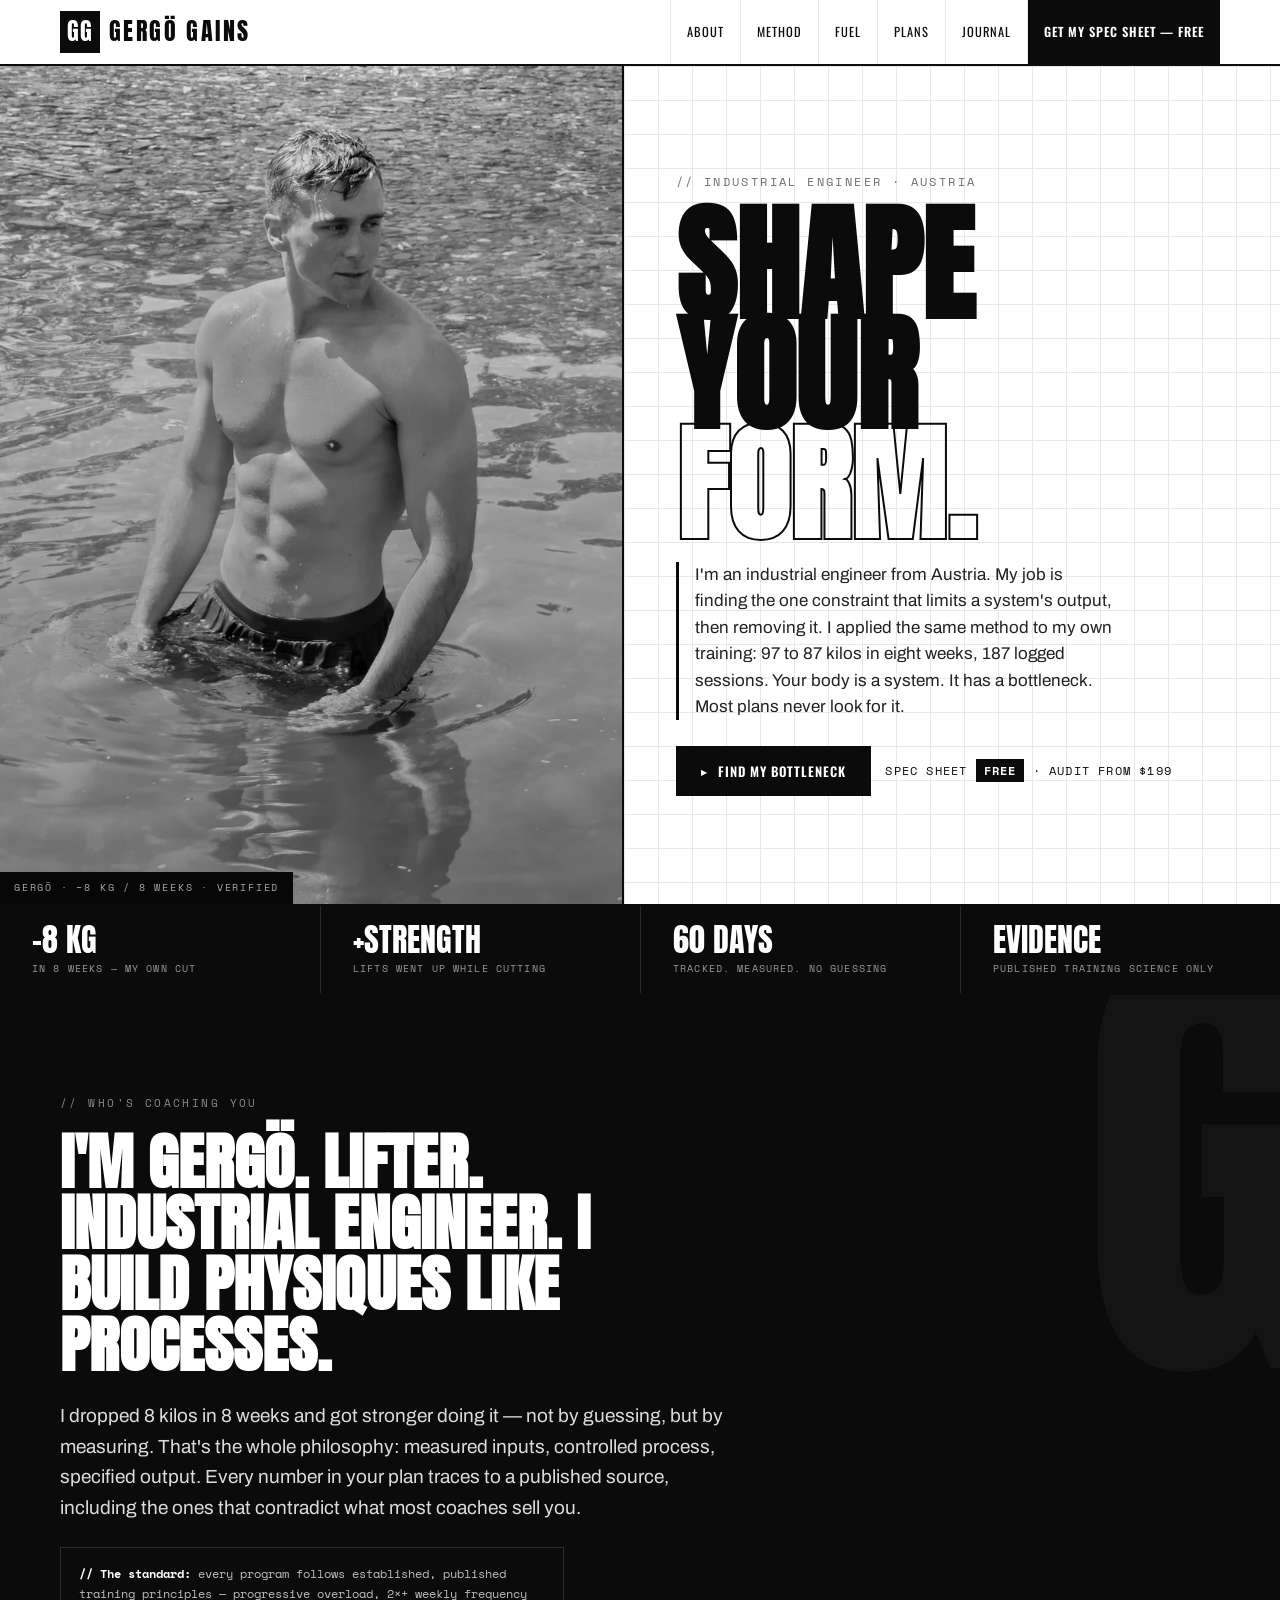
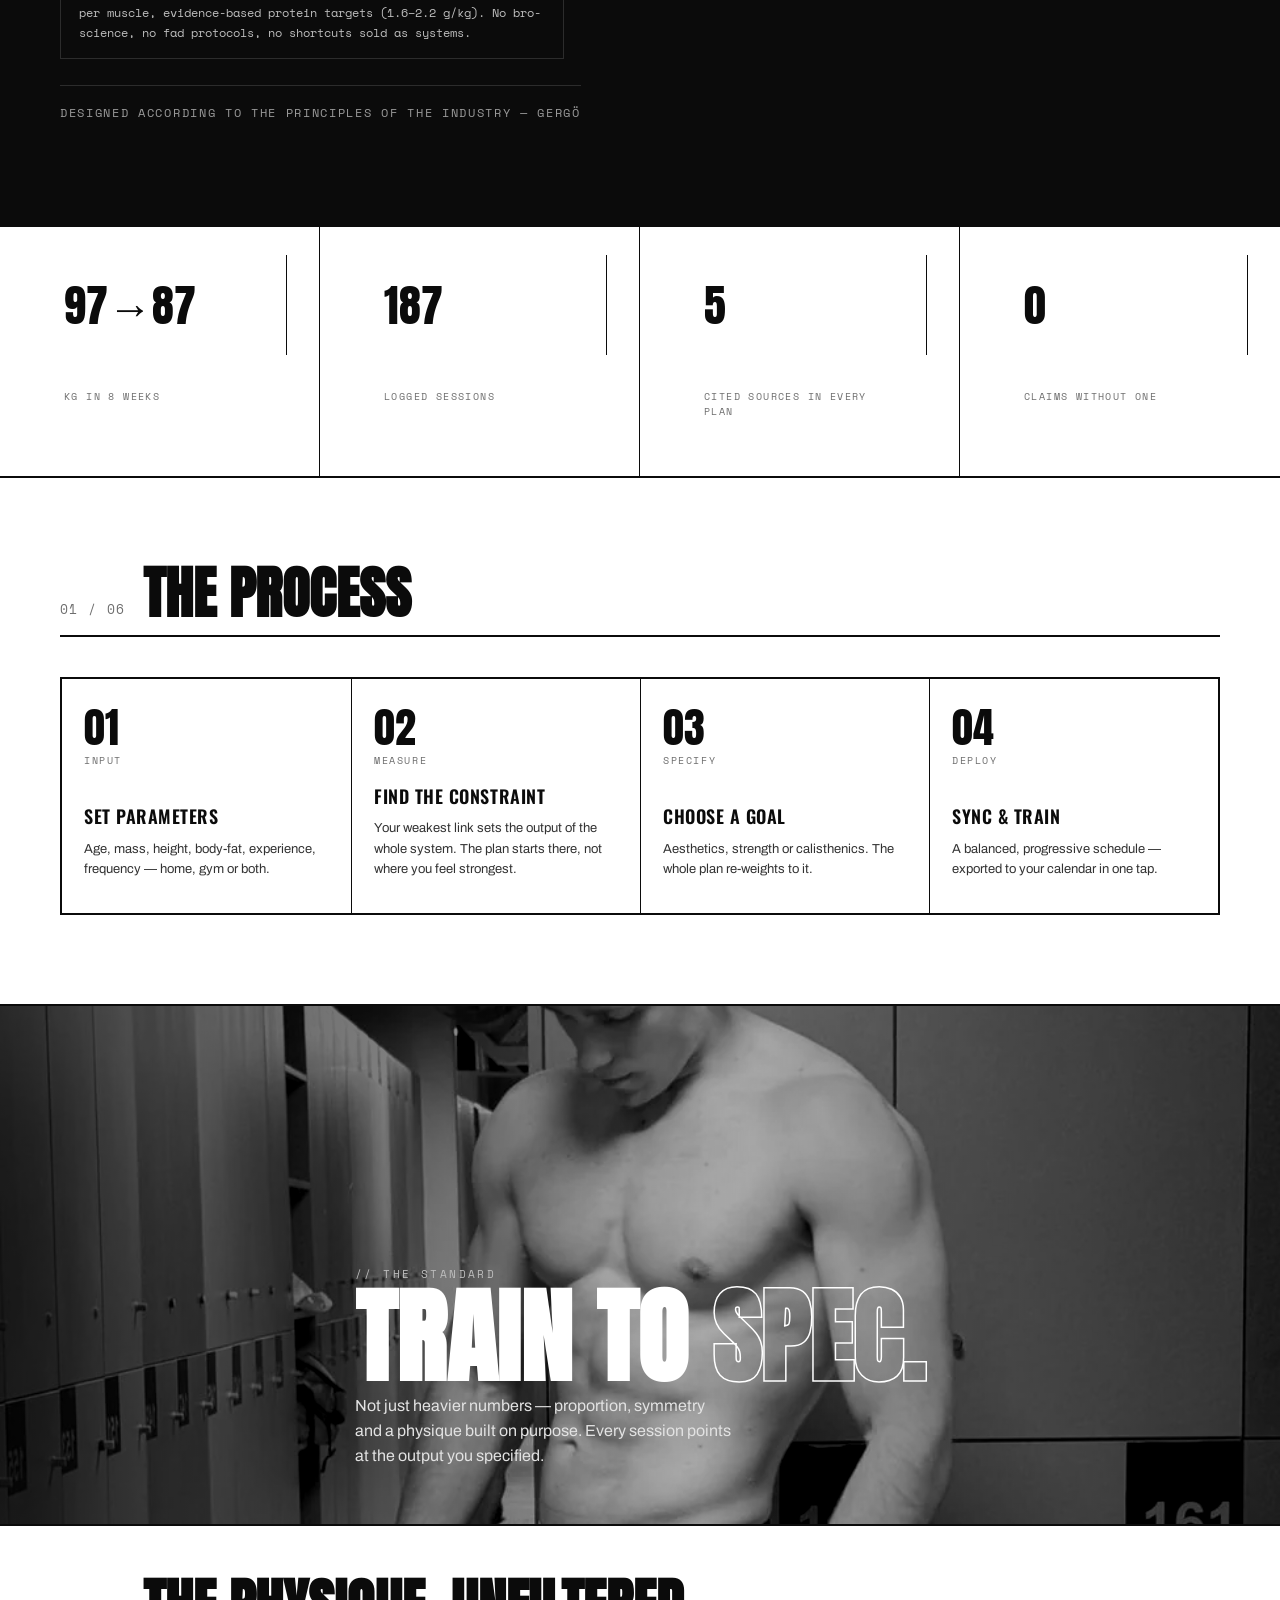
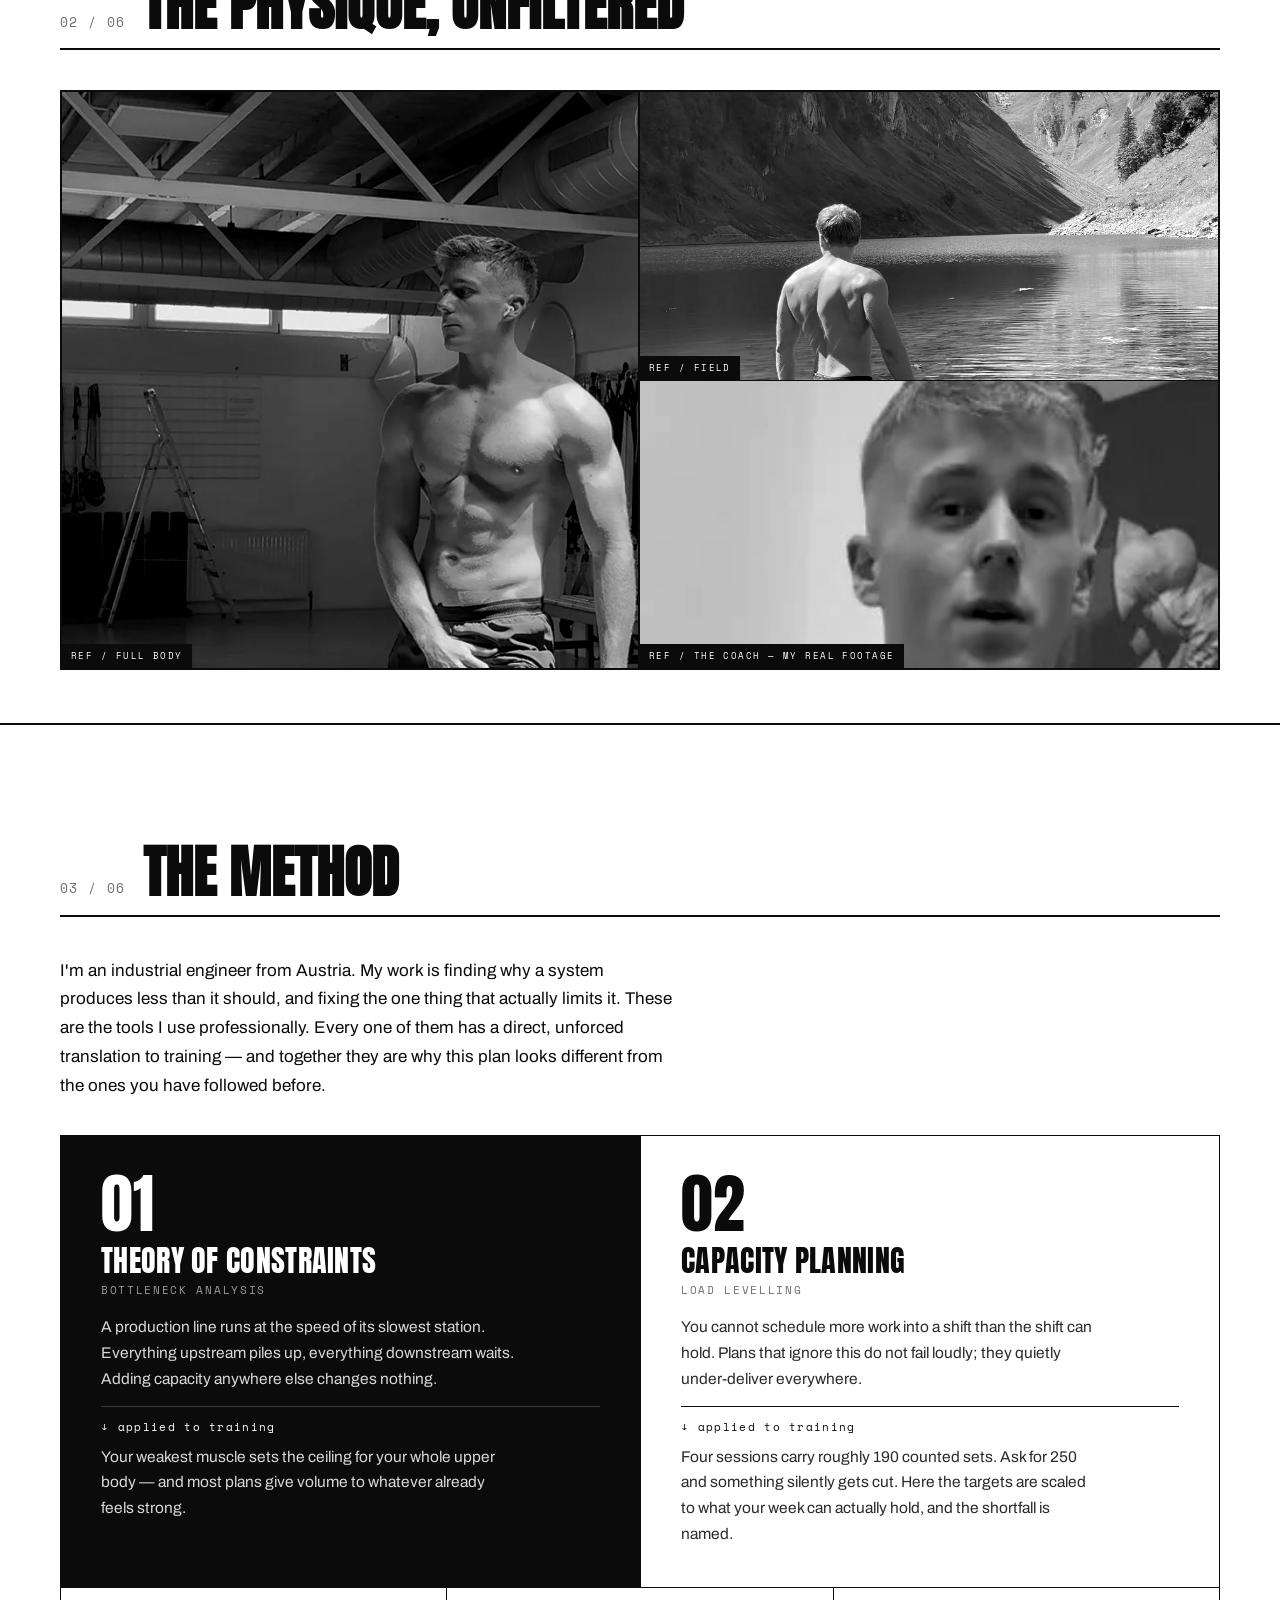
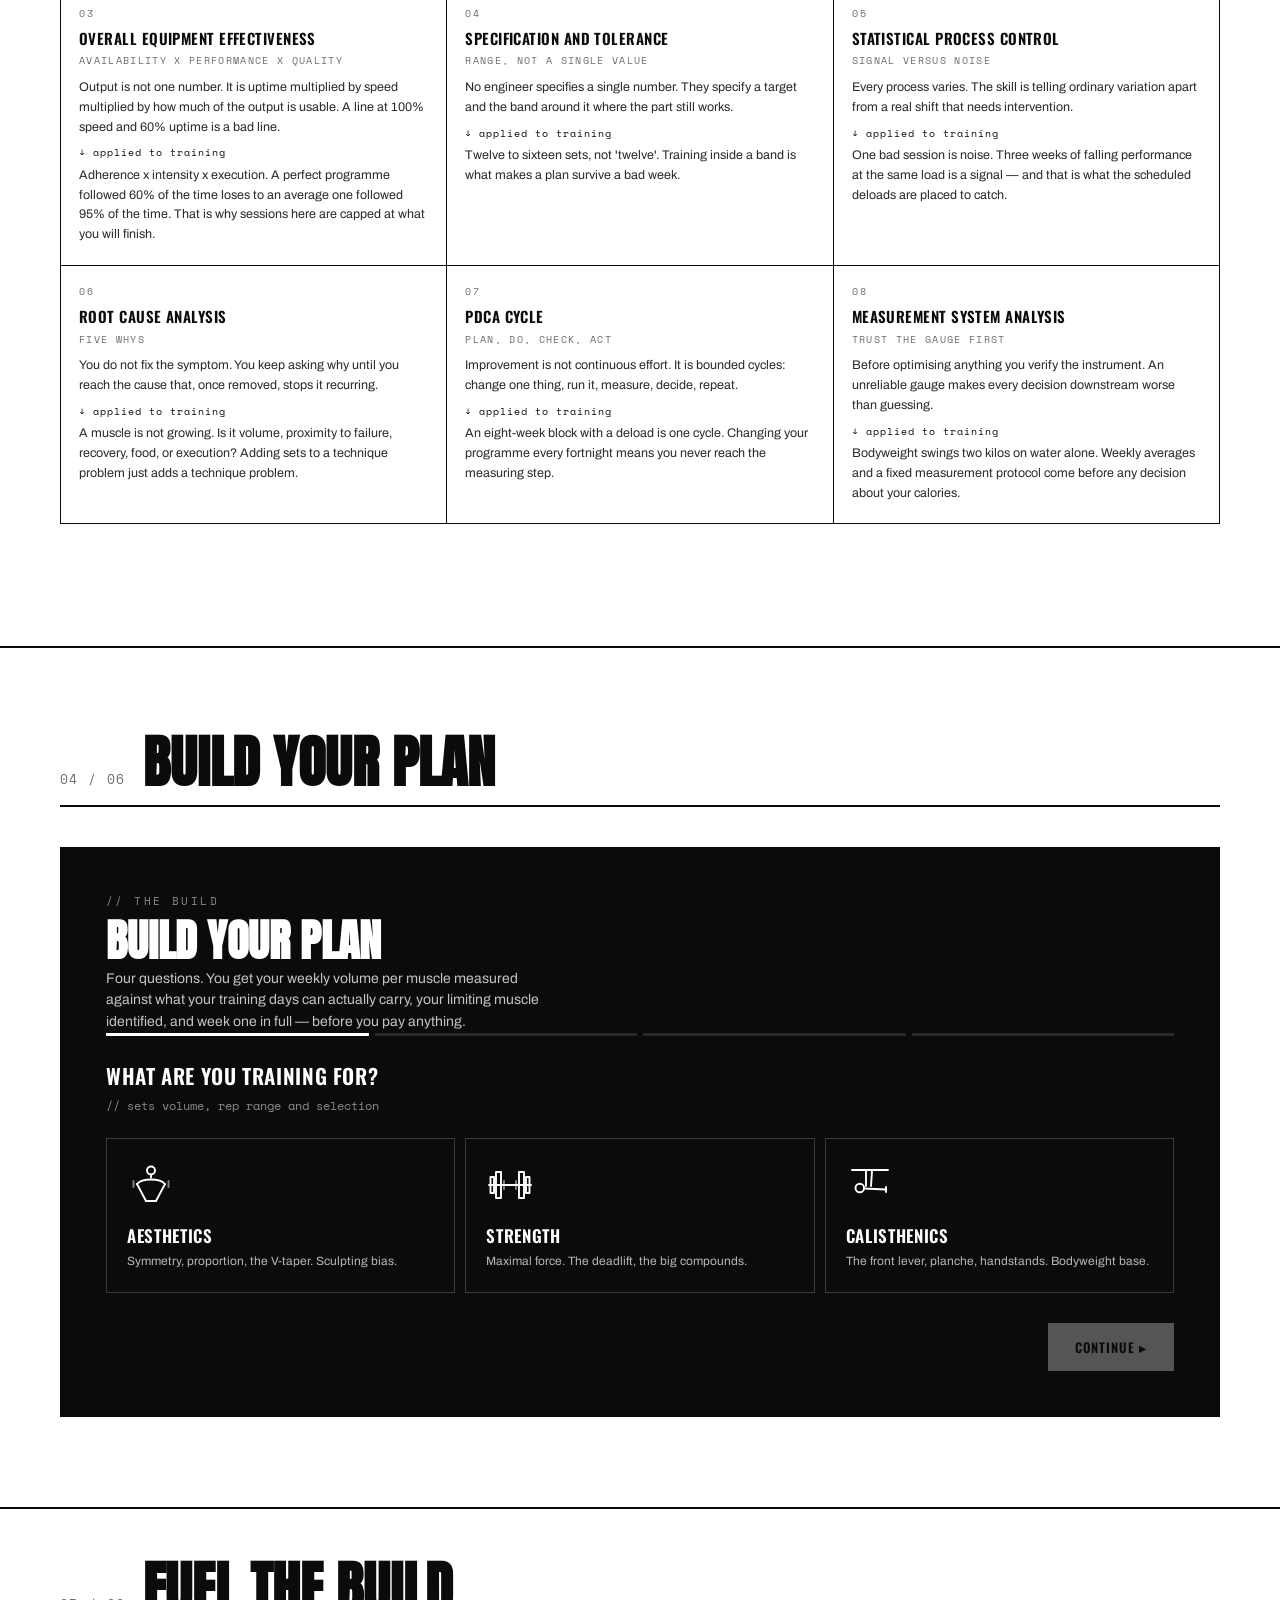
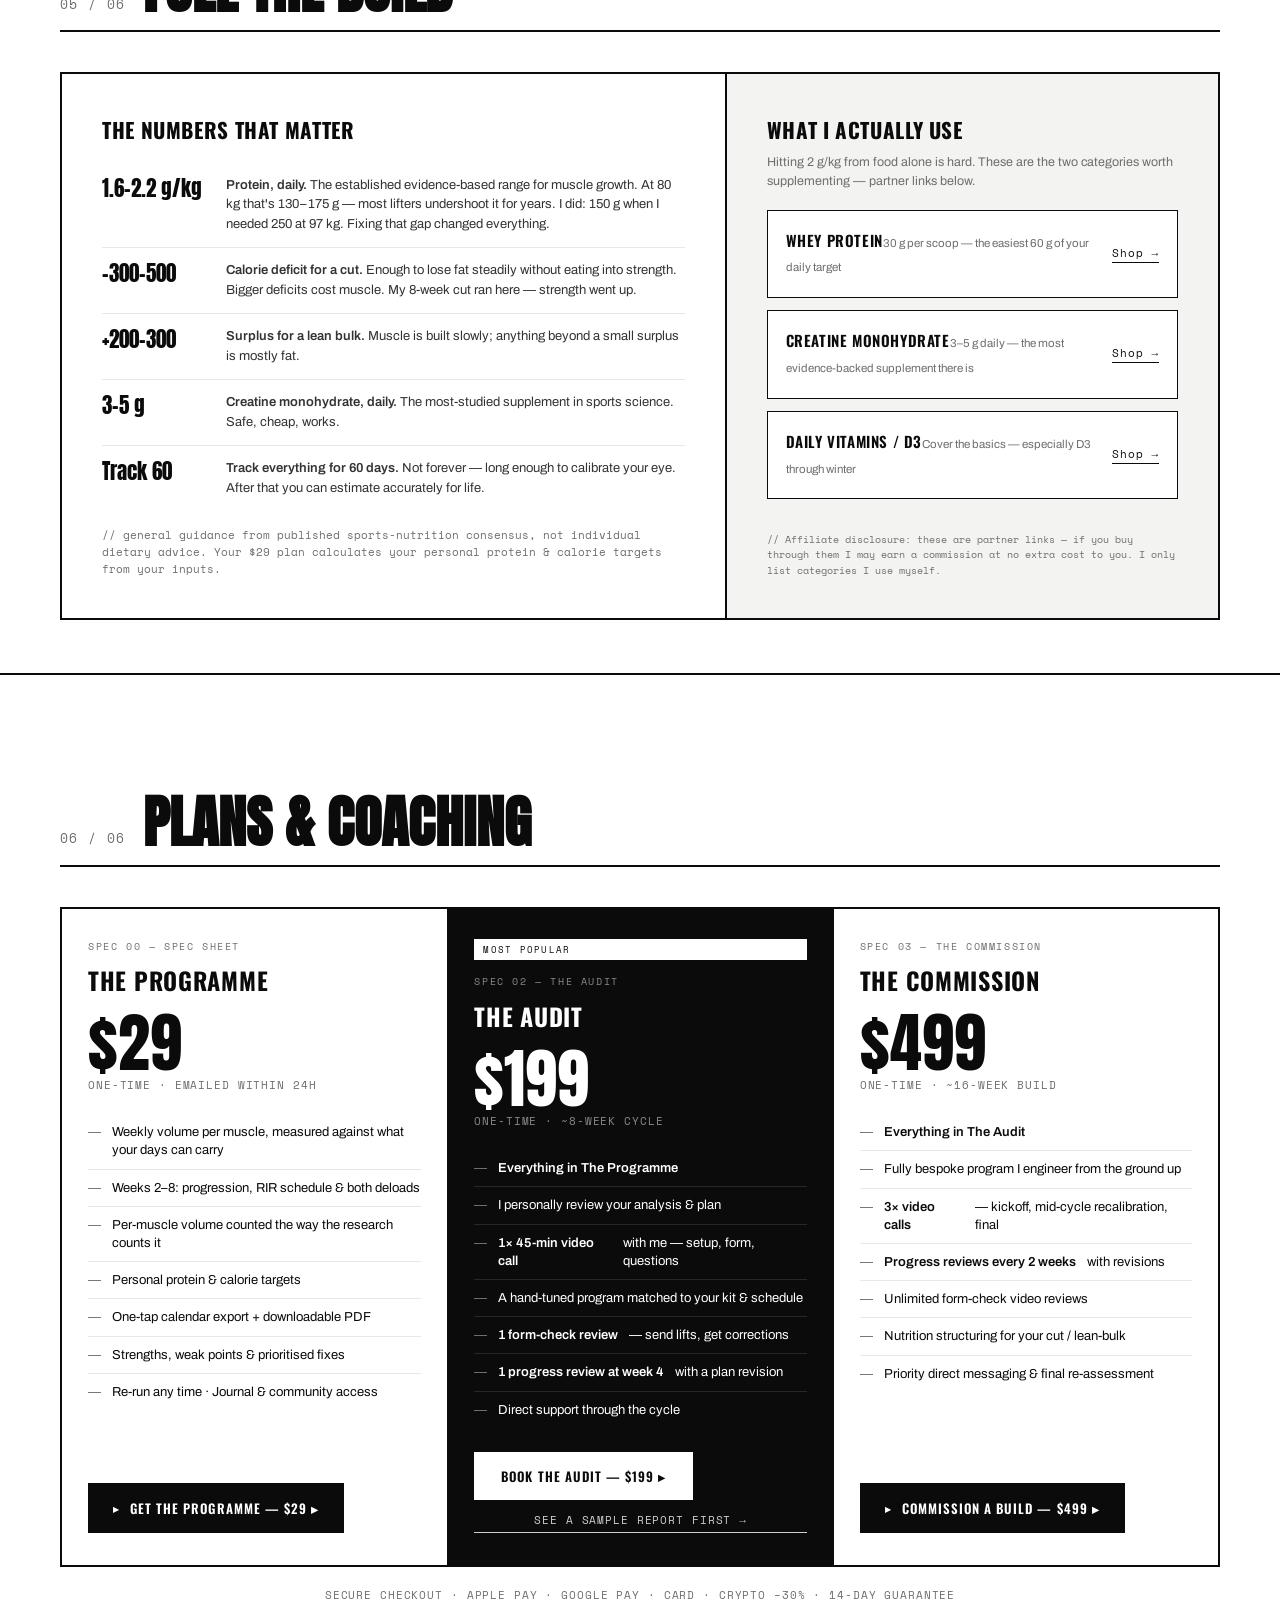
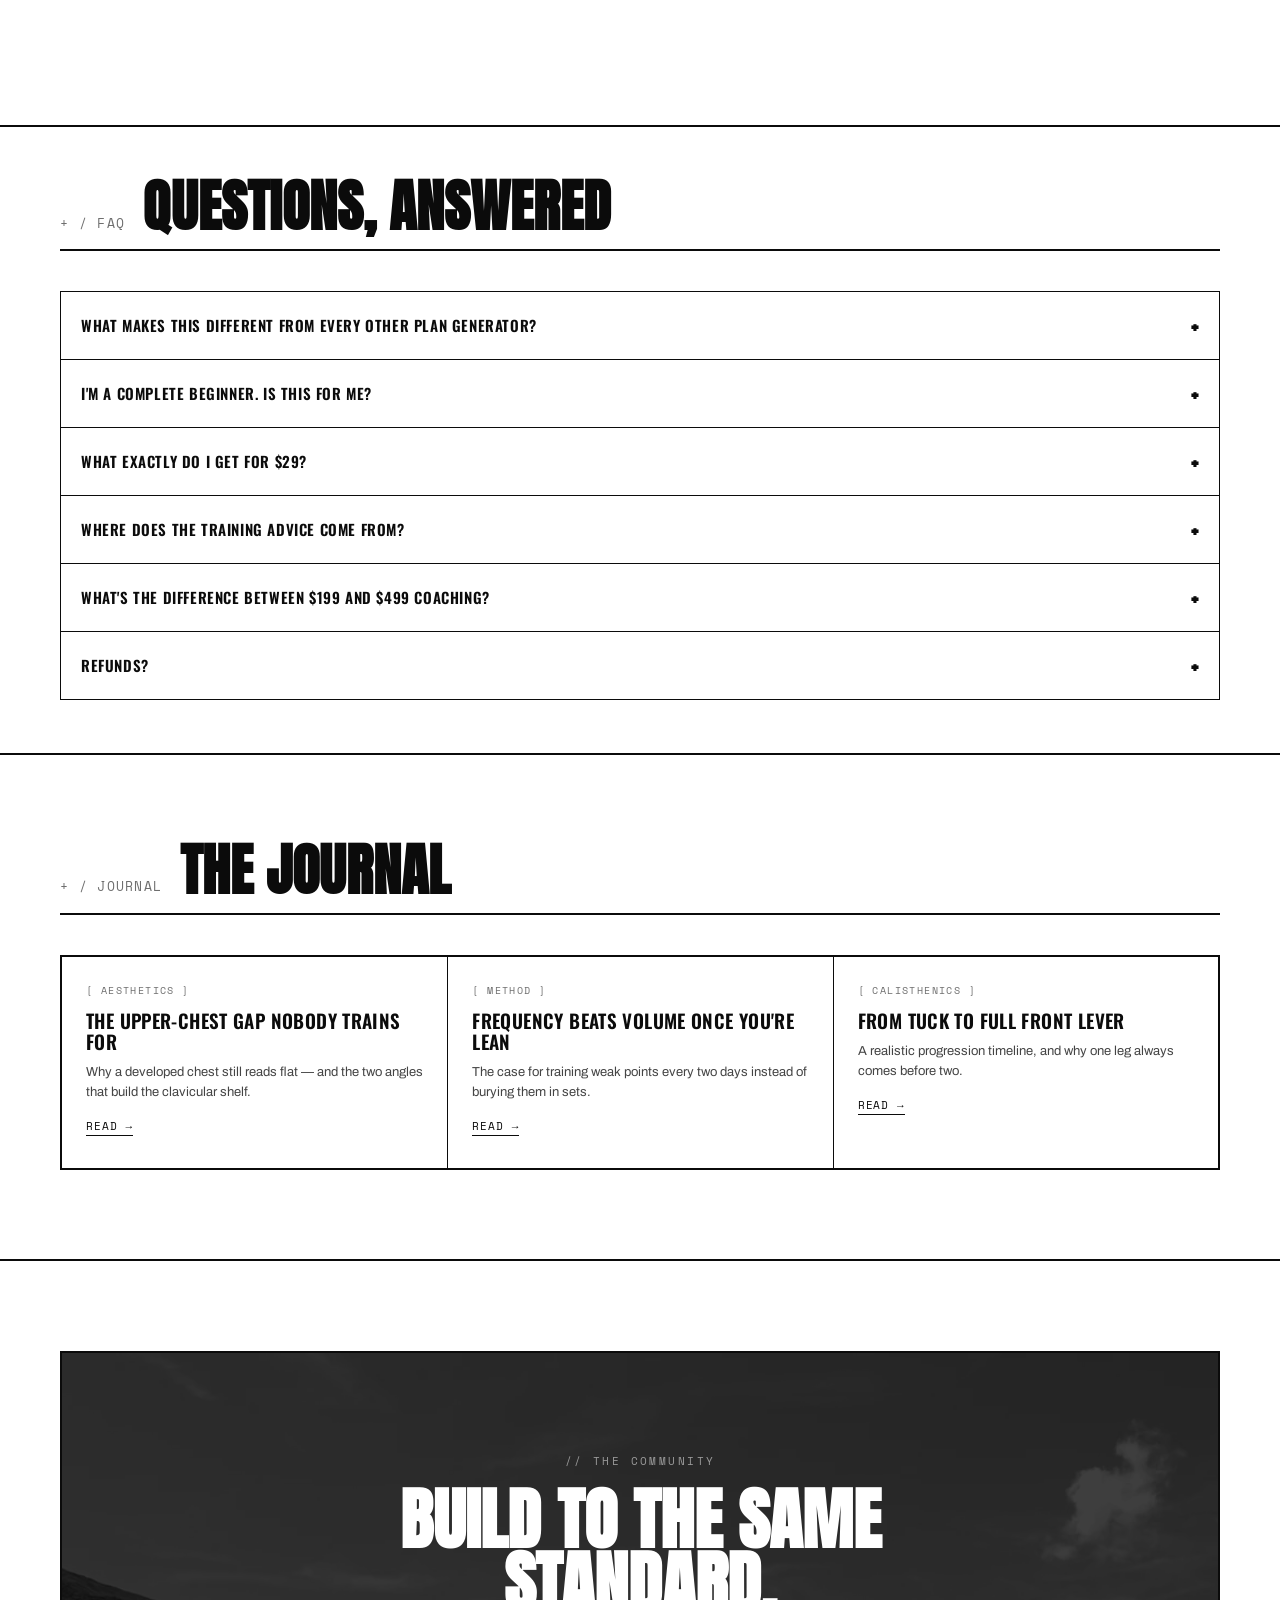
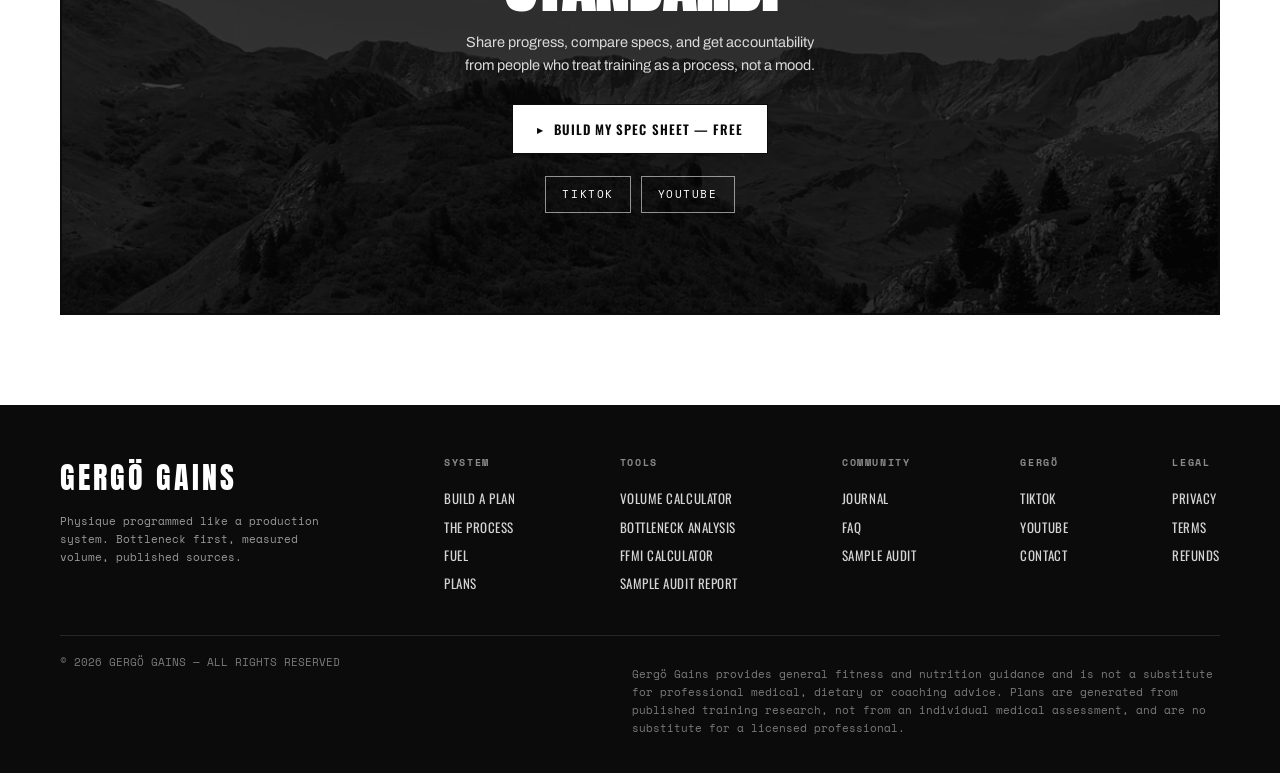
<file: index.html>
<!DOCTYPE html>
<html lang="en">
<head>
<meta charset="UTF-8">
<meta name="viewport" content="width=device-width, initial-scale=1.0">
<meta name="description" content="Physique programmed like a production system. An industrial engineer finds the one muscle limiting your output, then removes it.">
<!-- ==========================================================================
     SEO / SOCIAL
     The domain below is a PLACEHOLDER. When you connect your real domain,
     replace every occurrence of gergogains.com in this block (5 lines)
     and in assets/js/config.js. Nothing else references the domain.
     ========================================================================== -->
<link rel="canonical" href="https://gergogains.com/">
<meta name="robots" content="index,follow">
<meta name="theme-color" content="#0b0b0b">
<meta name="author" content="Gergö Gains">

<!-- Open Graph (Facebook, Instagram, LinkedIn, WhatsApp link previews) -->
<meta property="og:type" content="website">
<meta property="og:site_name" content="Gergö Gains">
<meta property="og:title" content="Gergö Gains — Physique Engineering">
<meta property="og:description" content="Physique programmed like a production system. Find the one muscle limiting your output.">
<meta property="og:url" content="https://gergogains.com/">
<meta property="og:image" content="https://gergogains.com/assets/img/og-image.jpg">
<meta property="og:image:width" content="1200">
<meta property="og:image:height" content="630">
<meta property="og:image:alt" content="Gergö Gains — physique engineering">
<meta property="og:locale" content="en_GB">

<!-- Twitter / X large-image card -->
<meta name="twitter:card" content="summary_large_image">
<meta name="twitter:title" content="Gergö Gains — Physique Engineering">
<meta name="twitter:description" content="Physique programmed like a production system. Find the one muscle limiting your output.">
<meta name="twitter:image" content="https://gergogains.com/assets/img/og-image.jpg">

<!-- Icons -->
<link rel="icon" href="assets/img/favicon.svg" type="image/svg+xml">
<link rel="icon" href="assets/img/favicon-32.png" sizes="32x32" type="image/png">
<link rel="apple-touch-icon" href="assets/img/apple-touch-icon.png">

<!-- GOOGLE SEARCH CONSOLE: paste your verification tag here when you verify.
     <meta name="google-site-verification" content="PLACEHOLDER"> -->

<title>GERGÖ GAINS — Physique Engineering</title>

<!-- Structured data. Deliberately contains NO aggregateRating and NO review:
     there are no customers yet, and inventing either is both a Google
     structured-data violation and a lie. Add them only when they are real. -->
<script type="application/ld+json">
{
  "@context": "https://schema.org",
  "@graph": [
    {
      "@type": "Person",
      "@id": "https://gergogains.com/#gergo",
      "name": "Gergö Szittyai",
      "jobTitle": "Industrial engineer",
      "description": "Industrial engineer from Austria applying process-optimisation methods — theory of constraints, capacity planning, statistical process control — to physique training.",
      "url": "https://gergogains.com/",
      "sameAs": [
        "https://www.tiktok.com/@gergogains",
        "https://www.youtube.com/@gergogains"
      ]
    },
    {
      "@type": "ProfessionalService",
      "@id": "https://gergogains.com/#business",
      "name": "Gergö Gains",
      "url": "https://gergogains.com/",
      "email": "info@gergogains.com",
      "founder": { "@id": "https://gergogains.com/#gergo" },
      "image": "https://gergogains.com/assets/img/og-image.jpg",
      "priceRange": "$29–$499",
      "areaServed": "Worldwide",
      "address": {
        "@type": "PostalAddress",
        "streetAddress": "Höchsterstraße 45",
        "postalCode": "6850",
        "addressLocality": "Dornbirn",
        "addressCountry": "AT"
      },
      "makesOffer": [
        {
          "@type": "Offer",
          "name": "The Programme",
          "description": "Weeks 2–8 of a personalised eight-week plan: progression, reps-in-reserve schedule, both deloads, exercise substitutions and a PDF.",
          "price": "29.00",
          "priceCurrency": "USD",
          "availability": "https://schema.org/InStock"
        },
        {
          "@type": "Offer",
          "name": "The Audit",
          "description": "Training-log audit: bottleneck analysis, per-muscle utilisation profile, loss sources, a fix list ordered by effect per unit of effort, a 45-minute call and a week-four re-audit.",
          "price": "199.00",
          "priceCurrency": "USD",
          "availability": "https://schema.org/InStock"
        },
        {
          "@type": "Offer",
          "name": "The Commission",
          "description": "Sixteen weeks of direct supervision: three calls, fortnightly reviews against logged numbers, unlimited form checks and nutrition structuring.",
          "price": "499.00",
          "priceCurrency": "USD",
          "availability": "https://schema.org/InStock"
        }
      ]
    },
    {
      "@type": "WebSite",
      "@id": "https://gergogains.com/#website",
      "url": "https://gergogains.com/",
      "name": "Gergö Gains",
      "publisher": { "@id": "https://gergogains.com/#business" },
      "inLanguage": "en"
    }
  ]
}
</script>
<link rel="preload" as="image" href="assets/img/hero.webp" type="image/webp" fetchpriority="high">
<link rel="stylesheet" href="assets/css/fonts.css">
<style>
  picture{display:contents;}
  :root{--ink:#0b0b0b;--paper:#ffffff;--muted:#6e6e6e;--line:#0b0b0b;--grid:#e8e8e6;--panel:#f3f3f1;}
  *{box-sizing:border-box;margin:0;padding:0;border-radius:0!important;}
  /* `hidden` must beat component display rules. Without this, .pmeth's
     display:flex overrode [hidden] and the crypto toggle stayed clickable
     even when no crypto checkout URL was configured. */
  [hidden]{display:none!important;}
  html{scroll-behavior:smooth;}
  body{background:var(--paper);color:var(--ink);font-family:'Archivo',sans-serif;line-height:1.55;-webkit-font-smoothing:antialiased;overflow-x:hidden;}
  img,video{max-width:100%;}
  .mono{font-family:'Space Mono',monospace;}
  .cond{font-family:'Oswald',sans-serif;text-transform:uppercase;}
  a{color:inherit;text-decoration:none;} button{font-family:inherit;cursor:pointer;}
  .wrap{max-width:1240px;margin:0 auto;padding:0 clamp(16px,3.5vw,40px);}
  .klabel{font-family:'Space Mono',monospace;font-size:11px;letter-spacing:.22em;text-transform:uppercase;color:var(--muted);}
  .btn{display:inline-flex;align-items:center;gap:10px;background:var(--ink);color:var(--paper);border:1.5px solid var(--ink);padding:14px 24px;font-family:'Oswald',sans-serif;text-transform:uppercase;font-weight:600;font-size:13px;letter-spacing:.08em;transition:.18s;}
  .btn::before{content:"▸";font-size:11px;}
  .btn:hover{background:var(--paper);color:var(--ink);}
  .btn.inv{background:var(--paper);color:var(--ink);} .btn.inv:hover{background:var(--ink);color:var(--paper);}
  .rv{opacity:0;transform:translateY(26px);transition:opacity .7s cubic-bezier(.2,.8,.2,1),transform .7s cubic-bezier(.2,.8,.2,1);}
  .rv.vis{opacity:1;transform:none;}

  nav{border-bottom:2px solid var(--ink);position:sticky;top:0;background:var(--paper);z-index:100;}
  nav .inner{display:flex;align-items:center;justify-content:space-between;height:64px;}
  .logo{font-family:'Anton',sans-serif;font-size:clamp(17px,3.2vw,24px);letter-spacing:.1em;text-transform:uppercase;display:flex;align-items:center;gap:9px;}
  .logo .gg{background:var(--ink);color:var(--paper);padding:2px 7px;letter-spacing:.04em;}
  .navlinks{display:flex;align-items:stretch;height:100%;}
  .navlinks a{display:flex;align-items:center;padding:0 16px;font-family:'Oswald',sans-serif;text-transform:uppercase;font-size:12.5px;letter-spacing:.08em;color:var(--ink);border-left:1px solid var(--grid);transition:.18s;white-space:nowrap;}
  .navlinks a:hover{background:var(--ink);color:var(--paper);}
  .navlinks .navcta{background:var(--ink);color:var(--paper);font-weight:600;}
  .navlinks .navcta:hover{background:var(--paper);color:var(--ink);}
  @media(max-width:920px){.navlinks a:not(.navcta){display:none;}.navlinks .navcta{padding:0 14px;font-size:11.5px;}}

  .hero{border-bottom:2px solid var(--ink);}
  .hero-grid{display:grid;grid-template-columns:minmax(0,1fr) minmax(0,1.05fr);min-height:clamp(440px,72vw,640px);}
  @media(max-width:880px){.hero-grid{grid-template-columns:1fr;}}
  .hero-photo{position:relative;border-right:2px solid var(--ink);overflow:hidden;background:#111;min-height:300px;}
  .hero-photo img{width:100%;height:100%;object-fit:cover;object-position:center 18%;filter:grayscale(100%) contrast(1.18) brightness(.96);animation:slowzoom 18s ease-in-out infinite alternate;}
  @keyframes slowzoom{from{transform:scale(1);}to{transform:scale(1.08);}}
  .hero-photo::after{content:"";position:absolute;inset:0;background:linear-gradient(180deg,rgba(0,0,0,.1),rgba(0,0,0,.35));}
  .hero-photo .ph-tag{position:absolute;left:0;bottom:0;background:var(--ink);color:var(--paper);font-family:'Space Mono',monospace;font-size:10px;letter-spacing:.18em;padding:8px 14px;text-transform:uppercase;}
  @media(max-width:880px){.hero-photo{height:56vh;border-right:none;border-bottom:2px solid var(--ink);}}
  .hero-right{position:relative;display:flex;flex-direction:column;justify-content:center;padding:clamp(24px,4vw,52px);background-image:linear-gradient(var(--grid) 1px,transparent 1px),linear-gradient(90deg,var(--grid) 1px,transparent 1px);background-size:34px 34px;}
  .hero-kick{font-family:'Space Mono',monospace;font-size:12px;letter-spacing:.2em;text-transform:uppercase;color:var(--muted);margin-bottom:18px;}
  .hero h1{font-family:'Anton',sans-serif;text-transform:uppercase;font-size:clamp(48px,11vw,128px);line-height:.86;}
  .hero h1 .stroke{color:transparent;-webkit-text-stroke:2px var(--ink);}
  .hero .sub{font-size:clamp(14px,1.6vw,17px);color:#222;max-width:44ch;margin:22px 0 26px;border-left:3px solid var(--ink);padding-left:16px;}
  .hero .cta-row{display:flex;gap:14px;align-items:center;flex-wrap:wrap;}
  .hero .free-tag{font-family:'Space Mono',monospace;font-size:12px;letter-spacing:.1em;text-transform:uppercase;}
  .hero .free-tag b{background:var(--ink);color:var(--paper);padding:3px 8px;}
  .hero .btn{position:relative;overflow:hidden;}
  .hero .btn::after{content:"";position:absolute;top:0;left:-120%;width:60%;height:100%;background:linear-gradient(90deg,transparent,rgba(255,255,255,.35),transparent);transform:skewX(-20deg);animation:shine 3.4s infinite;}
  @keyframes shine{0%{left:-120%;}55%,100%{left:140%;}}

  /* proof strip */
  .proof{border-bottom:2px solid var(--ink);display:grid;grid-template-columns:repeat(4,1fr);background:var(--ink);color:var(--paper);}
  @media(max-width:680px){.proof{grid-template-columns:1fr 1fr;}}
  .proof .s{padding:18px clamp(14px,3vw,32px);border-left:1px solid #2a2a2a;}
  .proof .s:first-child{border-left:none;}
  @media(max-width:680px){.proof .s:nth-child(3){border-left:none;}.proof .s:nth-child(n+3){border-top:1px solid #2a2a2a;}}
  .proof .s .n{font-family:'Anton',sans-serif;font-size:clamp(22px,3.5vw,32px);line-height:1;}
  .proof .s .t{font-family:'Space Mono',monospace;font-size:9.5px;letter-spacing:.12em;text-transform:uppercase;color:#9a9a9a;margin-top:5px;}

  .manifesto{background:var(--ink);color:var(--paper);border-bottom:2px solid var(--ink);position:relative;overflow:hidden;}
  .manifesto .wrap{padding:clamp(54px,8vw,100px) clamp(16px,3.5vw,40px);position:relative;}
  .manifesto .klabel{color:#8a8a8a;}
  .manifesto h2{font-family:'Anton',sans-serif;text-transform:uppercase;font-size:clamp(28px,5.4vw,62px);line-height:.98;margin:20px 0 26px;max-width:20ch;}
  .manifesto p{font-size:clamp(15px,1.8vw,19px);max-width:62ch;color:#dcdcdc;line-height:1.6;}
  .manifesto .std{margin-top:24px;border:1.5px solid #2c2c2c;padding:16px 18px;font-family:'Space Mono',monospace;font-size:11.5px;color:#bdbdbd;line-height:1.7;max-width:72ch;}
  .manifesto .std b{color:#fff;}
  .manifesto .sign{margin-top:26px;font-family:'Space Mono',monospace;font-size:12px;letter-spacing:.14em;text-transform:uppercase;color:#9a9a9a;border-top:1px solid #2c2c2c;padding-top:18px;display:inline-block;}
  .manifesto .bignum{position:absolute;right:-3vw;top:-6vw;font-family:'Anton',sans-serif;font-size:38vw;color:#141414;line-height:1;pointer-events:none;z-index:0;}
  .manifesto .wrap>*{position:relative;z-index:1;}

  /* The nav is sticky and 64px tall, so an anchor jump used to land with the
     section heading hidden underneath it. */
  section[id],div[id]{scroll-margin-top:72px;}
  section.blk{border-bottom:2px solid var(--ink);}
  section.blk .wrap{padding:clamp(50px,7vw,96px) clamp(16px,3.5vw,40px);}
  /* Section rhythm. Uniform padding on every block is what made the page read
     flat below the hero: the eye gets no cue about what carries weight.
     .tight = supporting material, .tall = the sections that do the arguing. */
  section.blk.tight .wrap{padding:clamp(32px,4.2vw,58px) clamp(16px,3.5vw,40px);}
  section.blk.tall  .wrap{padding:clamp(66px,9.5vw,132px) clamp(16px,3.5vw,40px);}
  .sec-head{display:flex;align-items:flex-end;gap:18px;border-bottom:2px solid var(--ink);padding-bottom:16px;margin-bottom:40px;flex-wrap:wrap;}
  .sec-head .idx{font-family:'Space Mono',monospace;font-size:13px;letter-spacing:.1em;color:var(--muted);}
  .sec-head h2{font-family:'Anton',sans-serif;text-transform:uppercase;font-size:clamp(26px,5vw,56px);line-height:.92;}

  .proc{display:grid;grid-template-columns:repeat(4,1fr);border:2px solid var(--ink);}
  @media(max-width:820px){.proc{grid-template-columns:1fr 1fr;}}
  @media(max-width:460px){.proc{grid-template-columns:1fr;}}
  .proc .st{padding:28px 22px 34px;border-left:1px solid var(--ink);min-height:200px;display:flex;flex-direction:column;transition:background .2s;}
  .proc .st:hover{background:#f7f7f5;}
  .proc .st:first-child{border-left:none;}
  @media(max-width:820px){.proc .st:nth-child(odd){border-left:none;}.proc .st:nth-child(n+3){border-top:1px solid var(--ink);}}
  @media(max-width:460px){.proc .st{border-left:none;border-top:1px solid var(--ink);min-height:auto;}.proc .st:first-child{border-top:none;}}
  .proc .st .num{font-family:'Anton',sans-serif;font-size:42px;line-height:1;}
  .proc .st .mono{font-size:10px;letter-spacing:.16em;color:var(--muted);margin-top:4px;}
  .proc .st h3{font-family:'Oswald',sans-serif;text-transform:uppercase;font-weight:600;font-size:18px;letter-spacing:.03em;margin:auto 0 8px;padding-top:14px;}
  .proc .st p{font-size:13px;color:#333;}

  .editorial{position:relative;height:clamp(320px,52vw,520px);overflow:hidden;border-bottom:2px solid var(--ink);display:flex;align-items:flex-end;}
  .editorial img{position:absolute;inset:0;width:100%;height:100%;object-fit:cover;object-position:30% 32%;filter:grayscale(100%) contrast(1.2) brightness(.82);}
  .editorial .ov{position:absolute;inset:0;background:linear-gradient(90deg,rgba(0,0,0,.7),rgba(0,0,0,.15) 55%,rgba(0,0,0,.55));}
  .editorial .ed{position:relative;width:100%;padding:0 0 clamp(28px,5vw,56px);}
  .editorial .klabel{color:#bdbdbd;}
  .editorial h2{font-family:'Anton',sans-serif;text-transform:uppercase;color:var(--paper);font-size:clamp(38px,9vw,104px);line-height:.86;margin:10px 0 12px;}
  .editorial h2 .stroke{color:transparent;-webkit-text-stroke:1.5px #fff;}
  .editorial p{color:#e2e2e2;max-width:42ch;font-size:clamp(13px,1.5vw,16px);}

  .gallery{display:flex;height:clamp(420px,58vw,580px);border:2px solid var(--ink);}
  .g-left{width:50%;flex:0 0 50%;border-right:2px solid var(--ink);}
  .g-right{flex:1;display:grid;grid-template-rows:1fr 1fr;}
  .g-img{position:relative;overflow:hidden;}
  .g-right .g-img + .g-img{border-top:1px solid var(--ink);}
  .g-left .g-img{height:100%;}
  .g-img img{width:100%;height:100%;object-fit:cover;object-position:center 16%;filter:grayscale(100%) contrast(1.15);transition:filter .5s,transform 4s;}
  .g-img:hover img{filter:grayscale(40%) contrast(1.1);transform:scale(1.04);}
  .g-img .gc{position:absolute;left:0;bottom:0;background:var(--ink);color:var(--paper);font-family:'Space Mono',monospace;font-size:9px;letter-spacing:.16em;padding:5px 9px;text-transform:uppercase;}
  @media(max-width:820px){.gallery{flex-direction:column;height:auto;}.g-left{width:100%;flex:auto;border-right:none;border-bottom:2px solid var(--ink);}.g-left .g-img{aspect-ratio:4/5;height:auto;}.g-right{grid-template-rows:none;}.g-right .g-img{aspect-ratio:16/9;}}

  .app{background:var(--ink);color:var(--paper);border:2px solid var(--ink);padding:clamp(20px,3.5vw,44px);}
  .app .klabel{color:#8a8a8a;}
  .app h2{font-family:'Anton',sans-serif;text-transform:uppercase;font-size:clamp(24px,4.2vw,44px);line-height:.95;margin:10px 0 6px;}
  .app .intro{color:#c4c4c4;font-size:14px;max-width:56ch;}

  @keyframes blink{0%,100%{opacity:1;}50%{opacity:0;}}
  @keyframes eq{0%,100%{height:4px;}50%{height:13px;}}

  .progress{display:flex;gap:6px;margin:0 0 24px;}
  .progress .p{flex:1;height:3px;background:#2a2a2a;}
  .progress .p.active,.progress .p.done{background:var(--paper);}
  .pane{display:none;animation:fade .4s;} .pane.on{display:block;}
  @keyframes fade{from{opacity:0;transform:translateY(6px);}to{opacity:1;transform:none;}}
  .pane h3{font-family:'Oswald',sans-serif;text-transform:uppercase;font-weight:600;font-size:21px;letter-spacing:.03em;margin-bottom:5px;}
  .pane .hint{color:#8a8a8a;font-family:'Space Mono',monospace;font-size:12px;margin-bottom:22px;}
  .goals{display:grid;grid-template-columns:repeat(3,1fr);gap:10px;}
  @media(max-width:680px){.goals{grid-template-columns:1fr;}}
  .goal{border:1.5px solid #3a3a3a;padding:22px 20px;cursor:pointer;transition:.18s;background:transparent;color:inherit;text-align:left;}
  .goal:hover{border-color:#fff;transform:translateY(-2px);}
  .goal.sel{background:var(--paper);color:var(--ink);border-color:var(--paper);}
  .goal .ic{height:48px;margin-bottom:14px;display:flex;align-items:flex-end;} .goal .ic svg{height:100%;width:auto;}
  .goal h4{font-family:'Oswald',sans-serif;text-transform:uppercase;font-weight:600;font-size:17px;letter-spacing:.04em;margin-bottom:5px;}
  .goal p{font-size:12px;opacity:.7;line-height:1.45;}
  .fields{display:grid;grid-template-columns:1fr 1fr;gap:16px 22px;}
  @media(max-width:680px){.fields{grid-template-columns:1fr;}}
  .field{position:relative;}
  .field label{display:block;font-family:'Space Mono',monospace;font-size:10px;letter-spacing:.14em;text-transform:uppercase;color:#8a8a8a;margin-bottom:7px;}
  .field input,.field select{width:100%;background:transparent;border:none;border-bottom:1.5px solid #3a3a3a;color:#fff;font-family:'Oswald',sans-serif;font-size:17px;padding:7px 0;outline:none;transition:.18s;text-transform:uppercase;}
  .field input:focus,.field select:focus{border-color:#fff;}
  .field select option{background:#111;}
  .bf-trigger{margin-top:8px;background:none;border:none;padding:0;font-family:'Space Mono',monospace;font-size:10.5px;color:#cfcfcf;text-transform:none;border-bottom:1px dashed #6a6a6a;}
  .bf-trigger:hover{color:#fff;border-color:#fff;}
  .bf-pop{position:absolute;top:calc(100% + 10px);left:0;z-index:60;width:min(400px,86vw);background:#161616;border:1.5px solid #fff;padding:18px 18px 16px;display:none;box-shadow:0 20px 50px rgba(0,0,0,.5);}
  .bf-pop.on{display:block;animation:fade .25s;}
  .bf-pop .bh{display:flex;justify-content:space-between;align-items:center;margin-bottom:12px;}
  .bf-pop .bh .t{font-family:'Oswald',sans-serif;text-transform:uppercase;font-weight:600;font-size:14px;letter-spacing:.04em;}
  .bf-pop .bx{background:none;border:none;color:#9a9a9a;font-size:18px;line-height:1;}
  .bf-row{display:flex;gap:12px;align-items:baseline;padding:8px 0;border-top:1px solid #2a2a2a;}
  .bf-row:first-of-type{border-top:none;}
  .bf-row .p{font-family:'Anton',sans-serif;font-size:19px;flex:0 0 64px;}
  .bf-row .d{font-size:11.5px;color:#bdbdbd;line-height:1.4;}
  .bf-foot{font-family:'Space Mono',monospace;font-size:9.5px;color:#7a7a7a;margin-top:12px;line-height:1.5;}
  .seg{display:flex;gap:6px;flex-wrap:wrap;}
  .seg button{flex:1;min-width:54px;border:1.5px solid #3a3a3a;background:transparent;color:#c4c4c4;padding:9px 4px;font-family:'Oswald',sans-serif;text-transform:uppercase;font-size:12.5px;letter-spacing:.05em;transition:.18s;}
  .seg button.sel{background:var(--paper);color:var(--ink);border-color:var(--paper);}
  .uploads{display:grid;grid-template-columns:repeat(3,1fr);gap:10px;}
  .upl{border:1.5px dashed #4a4a4a;aspect-ratio:3/4;display:flex;flex-direction:column;align-items:center;justify-content:center;cursor:pointer;transition:.18s;overflow:hidden;position:relative;color:#8a8a8a;text-align:center;padding:8px;}
  .upl:hover{border-color:#888;background:#161616;}
  .upl .pls{font-family:'Anton',sans-serif;font-size:26px;line-height:1;}
  .upl .t{font-family:'Space Mono',monospace;font-size:9px;letter-spacing:.1em;margin-top:5px;}
  .upl img{position:absolute;inset:0;width:100%;height:100%;object-fit:cover;}
  .upl input{display:none;}
  .privacy{font-family:'Space Mono',monospace;font-size:11px;color:#7a7a7a;margin-top:14px;line-height:1.5;}
  .nav-btns{display:flex;justify-content:space-between;align-items:center;margin-top:30px;gap:12px;}
  .btn-w{background:var(--paper);color:var(--ink);border:1.5px solid var(--paper);padding:13px 26px;font-family:'Oswald',sans-serif;text-transform:uppercase;font-weight:600;font-size:13px;letter-spacing:.08em;transition:.18s;}
  .btn-w:hover{background:transparent;color:var(--paper);} .btn-w:disabled{opacity:.3;cursor:not-allowed;}
  .btn-l{background:transparent;border:none;color:#8a8a8a;font-family:'Space Mono',monospace;font-size:12px;letter-spacing:.06em;text-transform:uppercase;}
  .btn-l:hover{color:#fff;}
  #result{display:none;}
  .res-top{display:flex;justify-content:space-between;align-items:flex-end;flex-wrap:wrap;gap:16px;border-bottom:1.5px solid #2c2c2c;padding-bottom:18px;margin-bottom:20px;}
  .res-top .rt-meta{display:flex;gap:22px;flex-wrap:wrap;}
  .res-top .rt-meta .m .n{font-family:'Anton',sans-serif;font-size:24px;line-height:1;}
  .res-top .rt-meta .m .t{font-family:'Space Mono',monospace;font-size:9px;letter-spacing:.12em;text-transform:uppercase;color:#8a8a8a;margin-top:4px;}
  .metrics{display:grid;grid-template-columns:repeat(4,1fr);border:1.5px solid #2c2c2c;margin-bottom:20px;}
  @media(max-width:560px){.metrics{grid-template-columns:1fr 1fr;}}
  .metrics .mc{padding:18px;border-left:1px solid #2c2c2c;}
  .metrics .mc:first-child{border-left:none;}
  @media(max-width:560px){.metrics .mc:nth-child(3){border-left:none;}.metrics .mc:nth-child(n+3){border-top:1px solid #2c2c2c;}}
  .metrics .mc .k{font-family:'Space Mono',monospace;font-size:9px;letter-spacing:.14em;color:#8a8a8a;text-transform:uppercase;}
  .metrics .mc .val{font-family:'Anton',sans-serif;font-size:28px;line-height:1;margin-top:8px;}
  .metrics .mc .nt{font-family:'Space Mono',monospace;font-size:10px;color:#9a9a9a;margin-top:6px;line-height:1.4;}
  .metrics .mc.hl{background:var(--paper);color:var(--ink);}
  .metrics .mc.hl .k{color:#555;} .metrics .mc.hl .nt{color:#444;}
  .analysis{background:#161616;border:1.5px solid #2c2c2c;padding:22px;margin-bottom:20px;font-size:13.5px;color:#c8c8c8;line-height:1.6;}
  .analysis b{color:#fff;}
  .sched{display:grid;gap:10px;}
  /* ---- plan UI + paywall (assets/js/plan-ui.js) ---- */
  .gg-block{border:1.5px solid var(--ink);padding:clamp(16px,2.4vw,26px);margin-bottom:16px;}
  .gg-block h4,.gg-gate h4,.gg-lead h4{font-family:'Oswald',sans-serif;text-transform:uppercase;font-weight:600;font-size:15px;letter-spacing:.05em;margin-bottom:8px;}
  .gg-sub{font-size:13px;color:var(--muted);line-height:1.6;margin-bottom:14px;max-width:70ch;}
  .gg-chips{display:flex;flex-wrap:wrap;gap:8px;}
  .gg-chip{font-family:'Space Mono',monospace;font-size:11px;letter-spacing:.1em;text-transform:uppercase;padding:9px 14px;border:1.5px solid var(--ink);background:transparent;}
  .gg-chip.on{background:var(--ink);color:var(--paper);}
  .gg-tbl{width:100%;border-collapse:collapse;font-size:13px;}
  .gg-tbl th{font-family:'Space Mono',monospace;font-size:10px;letter-spacing:.12em;text-transform:uppercase;color:var(--muted);text-align:left;padding:0 8px 8px 0;border-bottom:1.5px solid var(--ink);}
  .gg-tbl td{padding:7px 8px 7px 0;border-bottom:1px solid var(--grid);vertical-align:middle;}
  .gg-tbl tr.gg-pri td{font-weight:600;}
  .gg-tag{font-family:'Space Mono',monospace;font-size:8px;letter-spacing:.14em;background:var(--ink);color:var(--paper);padding:2px 5px;margin-left:6px;}
  .gg-n{font-family:'Space Mono',monospace;white-space:nowrap;}
  .gg-bar{height:6px;background:var(--grid);min-width:70px;}
  .gg-bar i{display:block;height:100%;}
  .gg-note{background:#fff8d6;border-left:3px solid #b8951f;padding:12px 14px;margin-top:16px;font-size:13px;}
  .gg-note ul{margin:8px 0 0 18px;} .gg-note li{margin-bottom:6px;line-height:1.55;}
  ul.gg-sess{list-style:none;margin:0;}
  ul.gg-sess li{display:flex;flex-wrap:wrap;align-items:baseline;gap:8px;padding:9px 0;border-bottom:1px solid var(--grid);}
  .gg-ex{flex:1 1 auto;font-weight:500;}
  .gg-rx{font-family:'Space Mono',monospace;font-size:12px;white-space:nowrap;}
  .gg-why{flex:0 0 100%;font-family:'Space Mono',monospace;font-size:9.5px;letter-spacing:.1em;text-transform:uppercase;color:var(--muted);}
  .gg-gate{border:2px solid var(--ink);background:var(--panel);padding:clamp(18px,2.6vw,30px);margin-bottom:16px;position:relative;}
  .gg-lock{position:absolute;top:0;right:0;background:var(--ink);color:var(--paper);font-family:'Space Mono',monospace;font-size:9px;letter-spacing:.2em;padding:5px 10px;}
  ul.gg-teaser{list-style:none;margin:0 0 14px;}
  ul.gg-teaser li{font-family:'Space Mono',monospace;font-size:11.5px;padding:6px 0;border-bottom:1px solid var(--grid);color:#3a3a3a;}
  .gg-eviblock{background:var(--panel);}
  ol.gg-cite{margin:0 0 0 18px;font-size:12.5px;line-height:1.55;}
  ol.gg-cite li{margin-bottom:12px;}
  .gg-use{color:var(--muted);font-size:11.5px;}
  .gg-disc{font-family:'Space Mono',monospace;font-size:10px;letter-spacing:.08em;color:var(--muted);margin-top:14px;}
  .gg-lead{border:1.5px solid var(--ink);padding:clamp(16px,2.4vw,26px);}
  .gg-row{display:flex;gap:10px;flex-wrap:wrap;}
  .gg-row input{flex:1 1 220px;border:1.5px solid var(--ink);padding:12px 14px;font-family:inherit;font-size:14px;background:var(--paper);}
  .gg-msg{font-family:'Space Mono',monospace;font-size:11px;margin-top:10px;min-height:16px;}
  .gg-msg.ok{color:#1a6b2f;} .gg-msg.warn{color:#a33;}

  .scard{border:1.5px solid #2c2c2c;padding:16px 18px;}
  .scard .sh{display:flex;align-items:baseline;gap:12px;margin-bottom:10px;border-bottom:1px solid #232323;padding-bottom:8px;}
  .scard .sh .dy{font-family:'Space Mono',monospace;font-size:10px;letter-spacing:.12em;color:#8a8a8a;}
  .scard .sh .nm{font-family:'Oswald',sans-serif;text-transform:uppercase;font-weight:600;font-size:17px;letter-spacing:.03em;}
  .scard ul{list-style:none;display:grid;grid-template-columns:1fr 1fr;gap:4px 22px;}
  @media(max-width:600px){.scard ul{grid-template-columns:1fr;}}
  .scard li{display:flex;justify-content:space-between;font-size:13px;padding:5px 0;gap:14px;border-bottom:1px solid #1c1c1c;}
  .scard li span{font-family:'Space Mono',monospace;color:#8a8a8a;font-size:12px;flex:0 0 auto;}
  .res-actions{display:flex;gap:12px;flex-wrap:wrap;margin-top:22px;align-items:center;}

  /* FUEL / nutrition */
  .fuel-grid{display:grid;grid-template-columns:1.15fr .85fr;gap:0;border:2px solid var(--ink);}
  @media(max-width:880px){.fuel-grid{grid-template-columns:1fr;}}
  .fuel-info{padding:clamp(24px,3.5vw,40px);border-right:2px solid var(--ink);}
  @media(max-width:880px){.fuel-info{border-right:none;border-bottom:2px solid var(--ink);}}
  .fuel-info h3{font-family:'Oswald',sans-serif;text-transform:uppercase;font-weight:700;font-size:21px;letter-spacing:.03em;margin-bottom:16px;}
  .frow{display:flex;gap:14px;padding:13px 0;border-top:1px solid var(--grid);}
  .frow:first-of-type{border-top:none;}
  .frow .fk{font-family:'Anton',sans-serif;font-size:21px;flex:0 0 110px;line-height:1.15;}
  .frow .fd{font-size:13px;color:#333;line-height:1.5;}
  .frow .fd b{font-weight:600;}
  .fuel-note{font-family:'Space Mono',monospace;font-size:10.5px;color:var(--muted);margin-top:16px;line-height:1.6;}
  .partners{padding:clamp(24px,3.5vw,40px);background:var(--panel);display:flex;flex-direction:column;}
  .partners h3{font-family:'Oswald',sans-serif;text-transform:uppercase;font-weight:700;font-size:21px;letter-spacing:.03em;margin-bottom:6px;}
  .partners .psub{font-size:12.5px;color:var(--muted);margin-bottom:18px;}
  .pslot{border:1.5px solid var(--ink);background:var(--paper);padding:18px;margin-bottom:12px;display:flex;justify-content:space-between;align-items:center;gap:14px;transition:.18s;}
  .pslot:hover{background:var(--ink);color:var(--paper);}
  .pslot .pl .pt{font-family:'Oswald',sans-serif;text-transform:uppercase;font-weight:600;font-size:15px;letter-spacing:.04em;}
  .pslot .pl .pd{font-size:11.5px;color:var(--muted);margin-top:3px;}
  .pslot:hover .pl .pd{color:#bdbdbd;}
  .pslot .go{font-family:'Space Mono',monospace;font-size:11px;letter-spacing:.08em;white-space:nowrap;border-bottom:1.5px solid currentColor;}
  .aff-disc{font-family:'Space Mono',monospace;font-size:9.5px;color:var(--muted);margin-top:auto;padding-top:12px;line-height:1.6;}

  /* FAQ */
  .faq details{border:1.5px solid var(--ink);border-top:none;}
  .faq details:first-of-type{border-top:1.5px solid var(--ink);}
  .faq summary{list-style:none;cursor:pointer;display:flex;justify-content:space-between;align-items:center;gap:14px;padding:18px 20px;font-family:'Oswald',sans-serif;text-transform:uppercase;font-weight:600;font-size:15px;letter-spacing:.04em;transition:.15s;}
  .faq summary::-webkit-details-marker{display:none;}
  .faq summary::after{content:"+";font-family:'Anton',sans-serif;font-size:20px;}
  .faq details[open] summary{background:var(--ink);color:var(--paper);}
  .faq details[open] summary::after{content:"–";}
  .faq .fa{padding:16px 20px 20px;font-size:13.5px;color:#333;line-height:1.6;border-top:1.5px solid var(--ink);}

  .pricing{display:grid;grid-template-columns:repeat(3,1fr);border:2px solid var(--ink);}
  @media(max-width:880px){.pricing{grid-template-columns:1fr;}}
  .pcard{padding:30px 26px 32px;border-left:1.5px solid var(--ink);display:flex;flex-direction:column;}
  .pcard:first-child{border-left:none;}
  @media(max-width:880px){.pcard{border-left:none;border-top:1.5px solid var(--ink);}.pcard:first-child{border-top:none;}}
  .pcard.dark{background:var(--ink);color:var(--paper);}
  .pcard .spectag{font-family:'Space Mono',monospace;font-size:10px;letter-spacing:.16em;color:var(--muted);}
  .pcard.dark .spectag{color:#8a8a8a;}
  .pcard h3{font-family:'Oswald',sans-serif;text-transform:uppercase;font-weight:700;font-size:24px;letter-spacing:.03em;margin:8px 0 2px;}
  .pcard .amt{font-family:'Anton',sans-serif;font-size:clamp(44px,6vw,64px);line-height:1;margin:10px 0 2px;}
  .pcard .term{font-family:'Space Mono',monospace;font-size:11px;color:var(--muted);text-transform:uppercase;letter-spacing:.08em;margin-bottom:20px;}
  .pcard.dark .term{color:#8a8a8a;}
  .pcard ul{list-style:none;flex:1;}
  .pcard li{display:flex;gap:11px;padding:9px 0;border-top:1px solid var(--grid);font-size:13px;line-height:1.4;}
  .pcard li:first-child{border-top:none;}
  .pcard.dark li{border-color:#272727;}
  .pcard li::before{content:"—";color:var(--muted);flex:0 0 auto;}
  .pcard.dark li::before{color:#777;}
  .pcard li b{font-weight:600;}
  .pcard .act{margin-top:24px;}
  .pcard .flag{display:inline-block;background:var(--paper);color:var(--ink);font-family:'Space Mono',monospace;font-size:9px;letter-spacing:.14em;padding:4px 9px;text-transform:uppercase;margin-bottom:14px;}
  .reassure{font-family:'Space Mono',monospace;text-align:center;font-size:11px;color:var(--muted);margin-top:20px;text-transform:uppercase;letter-spacing:.08em;}
  .seesample{display:block;margin-top:12px;font-family:'Space Mono',monospace;font-size:11px;letter-spacing:.08em;text-transform:uppercase;text-align:center;border-bottom:1px solid currentColor;padding-bottom:3px;}
  .pcard.dark .seesample{color:#cfcfcf;} .pcard.dark .seesample:hover{color:#fff;}

  /* crypto price line — injected by the inline script, hidden if not configured */
  .cryp{display:none;border:1.5px dashed var(--ink);padding:8px 10px;margin:0 0 18px;font-family:'Space Mono',monospace;font-size:11px;letter-spacing:.04em;line-height:1.5;}
  .cryp.on{display:block;}
  .cryp b{font-size:14px;letter-spacing:0;}
  .pcard.dark .cryp{border-color:#5a5a5a;color:#e2e2e2;}
  .pmeth{display:flex;gap:0;border:1.5px solid var(--ink);margin-bottom:16px;}
  .pmeth button{flex:1;background:transparent;border:none;border-left:1.5px solid var(--ink);padding:11px 6px;font-family:'Oswald',sans-serif;text-transform:uppercase;font-size:12px;letter-spacing:.05em;color:var(--ink);}
  .pmeth button:first-child{border-left:none;}
  .pmeth button.sel{background:var(--ink);color:var(--paper);}
  .pmeth .sv{display:block;font-family:'Space Mono',monospace;font-size:8.5px;letter-spacing:.1em;margin-top:3px;opacity:.75;}
  .modal .mprice .was{font-family:'Space Mono',monospace;font-size:15px;color:var(--muted);text-decoration:line-through;margin-left:10px;letter-spacing:0;}
  .cnote{font-family:'Space Mono',monospace;font-size:10px;color:var(--muted);line-height:1.55;margin-top:12px;}
  .socialrow{display:flex;gap:10px;justify-content:center;flex-wrap:wrap;margin-top:22px;}
  .socialrow .sbtn{font-family:'Space Mono',monospace;font-size:11px;letter-spacing:.14em;text-transform:uppercase;color:var(--paper);border:1.5px solid rgba(255,255,255,.55);padding:9px 16px;transition:.18s;}
  .socialrow .sbtn:hover{background:var(--paper);color:var(--ink);border-color:var(--paper);}

  .journal{display:grid;grid-template-columns:repeat(3,1fr);border:2px solid var(--ink);}
  @media(max-width:820px){.journal{grid-template-columns:1fr;}}
  .post{border-left:1.5px solid var(--ink);cursor:pointer;transition:.18s;}
  .post:first-child{border-left:none;}
  @media(max-width:820px){.post{border-left:none;border-top:1.5px solid var(--ink);}.post:first-child{border-top:none;}}
  .post:hover{background:var(--ink);color:var(--paper);}
  .post .pbody{padding:26px 24px 30px;}
  .post .cat{font-family:'Space Mono',monospace;font-size:10px;letter-spacing:.14em;text-transform:uppercase;color:var(--muted);}
  .post:hover .cat{color:#9a9a9a;}
  .post h3{font-family:'Oswald',sans-serif;text-transform:uppercase;font-weight:600;font-size:19px;letter-spacing:.02em;margin:12px 0 10px;line-height:1.1;}
  .post p{font-size:13px;color:#444;}
  .post:hover p{color:#cdcdcd;}
  .post .read{font-family:'Space Mono',monospace;font-size:11px;letter-spacing:.08em;text-transform:uppercase;margin-top:16px;display:inline-block;border-bottom:1.5px solid currentColor;}

  .band{position:relative;overflow:hidden;border:2px solid var(--ink);text-align:center;padding:clamp(50px,8vw,100px) clamp(20px,5vw,60px);}
  .band img{position:absolute;inset:0;width:100%;height:100%;object-fit:cover;object-position:center 20%;filter:grayscale(100%) contrast(1.2) brightness(.6);}
  .band .ov{position:absolute;inset:0;background:rgba(8,8,8,.62);}
  .band .b-inner{position:relative;}
  .band .klabel{color:#9a9a9a;margin-bottom:18px;}
  .band h2{font-family:'Anton',sans-serif;text-transform:uppercase;color:var(--paper);font-size:clamp(30px,6vw,68px);line-height:.92;max-width:16ch;margin:0 auto 18px;}
  .band p{color:#dadada;max-width:46ch;margin:0 auto 28px;font-size:14.5px;}

  .modal{position:fixed;inset:0;z-index:1000;display:none;align-items:center;justify-content:center;padding:18px;}
  .modal.on{display:flex;}
  .modal .back{position:absolute;inset:0;background:rgba(8,8,8,.6);}
  .modal .box{position:relative;background:var(--paper);border:2px solid var(--ink);max-width:440px;width:100%;padding:34px 30px;}
  .modal .x{position:absolute;top:14px;right:16px;background:none;border:none;font-size:24px;line-height:1;color:var(--ink);}
  .modal .spectag{font-family:'Space Mono',monospace;font-size:10px;letter-spacing:.16em;color:var(--muted);text-transform:uppercase;}
  .modal h3{font-family:'Oswald',sans-serif;text-transform:uppercase;font-weight:700;font-size:23px;margin:6px 0 2px;}
  .modal .mprice{font-family:'Anton',sans-serif;font-size:48px;line-height:1;margin:8px 0 2px;}
  .modal .mdesc{font-size:13px;color:#444;margin:10px 0 20px;line-height:1.5;}
  .modal .field{margin-bottom:18px;}
  .modal .field label{color:var(--muted);}
  .modal .field input{border-bottom:1.5px solid var(--ink);color:var(--ink);font-family:'Oswald',sans-serif;text-transform:none;}
  .modal .pay{width:100%;justify-content:center;}
  .modal .methods{display:flex;gap:6px;justify-content:center;margin-top:16px;flex-wrap:wrap;}
  .modal .methods span{font-family:'Space Mono',monospace;font-size:9px;letter-spacing:.1em;text-transform:uppercase;color:var(--muted);border:1px solid var(--grid);padding:5px 10px;}
  .modal .secure{font-family:'Space Mono',monospace;text-align:center;font-size:11px;color:var(--muted);margin-top:14px;}

  .reader{position:fixed;inset:0;z-index:1100;display:none;}
  .reader.on{display:block;}
  .reader .rback{position:absolute;inset:0;background:rgba(8,8,8,.7);}
  .reader .rbox{position:absolute;top:0;right:0;height:100%;width:min(680px,100%);background:var(--paper);border-left:2px solid var(--ink);overflow-y:auto;padding:clamp(26px,5vw,56px);animation:slidein .35s ease;}
  @keyframes slidein{from{transform:translateX(40px);opacity:.4;}to{transform:none;opacity:1;}}
  .reader .rx{position:sticky;top:0;float:right;background:var(--ink);color:var(--paper);border:none;width:38px;height:38px;font-size:20px;line-height:1;}
  .reader .rcat{font-family:'Space Mono',monospace;font-size:11px;letter-spacing:.16em;text-transform:uppercase;color:var(--muted);}
  .reader h1{font-family:'Anton',sans-serif;text-transform:uppercase;font-size:clamp(28px,5vw,46px);line-height:.95;margin:14px 0 8px;}
  .reader .rmeta{font-family:'Space Mono',monospace;font-size:11px;color:var(--muted);border-bottom:2px solid var(--ink);padding-bottom:18px;margin-bottom:24px;}
  .reader .rbody{font-size:15px;line-height:1.72;color:#1c1c1c;}
  .reader .rbody p{margin-bottom:16px;}
  .reader .rbody h4{font-family:'Oswald',sans-serif;text-transform:uppercase;font-weight:600;font-size:15px;letter-spacing:.04em;margin:24px 0 10px;}
  .reader .rbody ol,.reader .rbody ul{margin:0 0 16px 20px;}
  .reader .rbody li{margin-bottom:8px;}
  .reader .rcta{margin-top:30px;border-top:2px solid var(--ink);padding-top:22px;}

  footer.foot{background:var(--ink);color:var(--paper);}
  footer.foot .wrap{padding:50px clamp(16px,3.5vw,40px) 36px;}
  .foot-grid{display:flex;justify-content:space-between;gap:30px;flex-wrap:wrap;}
  .foot-grid .col h5{font-family:'Space Mono',monospace;font-size:10px;letter-spacing:.16em;text-transform:uppercase;color:#8a8a8a;margin-bottom:14px;}
  .foot-grid .col a{display:block;font-family:'Oswald',sans-serif;text-transform:uppercase;font-size:13px;letter-spacing:.04em;color:#d4d4d4;padding:4px 0;}
  .foot-grid .col a:hover{color:#fff;}
  .foot-logo{font-family:'Anton',sans-serif;font-size:30px;letter-spacing:.1em;text-transform:uppercase;}
  .foot-bottom{margin-top:38px;padding-top:18px;border-top:1px solid #262626;display:flex;justify-content:space-between;gap:16px;flex-wrap:wrap;}
  .foot-bottom p{font-family:'Space Mono',monospace;font-size:10.5px;color:#7a7a7a;line-height:1.7;}
  .disclaimer{font-family:'Space Mono',monospace;font-size:10px;color:#6a6a6a;line-height:1.7;margin-top:12px;max-width:84ch;}
  /* ---- method: industrial principles ---- */
  .method-lead{max-width:62ch;font-size:clamp(14px,1.6vw,17px);line-height:1.7;margin-bottom:34px;}
  .method-lead b{font-weight:600;}
  /* The eight principles are not equal. Constraints and capacity planning carry
     the argument — they get full-width treatment and the inverted lead card.
     The remaining six are supporting evidence and are set dense. */
  .princ-lead{display:grid;grid-template-columns:repeat(2,1fr);gap:0;border:1.5px solid var(--ink);border-bottom:none;}
  @media(max-width:820px){.princ-lead{grid-template-columns:1fr;}}
  .princ-lead .p{padding:clamp(26px,3.4vw,40px);border-left:1.5px solid var(--ink);}
  .princ-lead .p:first-child{border-left:none;}
  @media(max-width:820px){.princ-lead .p{border-left:none;}.princ-lead .p+.p{border-top:1.5px solid var(--ink);}}
  .princ-lead .p.inv{background:var(--ink);color:var(--paper);}
  .princ-lead .p .n{font-family:'Anton',sans-serif;font-size:clamp(38px,5.4vw,64px);line-height:.9;letter-spacing:0;color:var(--ink);}
  .princ-lead .p.inv .n{color:var(--paper);}
  .princ-lead .p h4{font-family:'Anton',sans-serif;text-transform:uppercase;font-weight:400;font-size:clamp(20px,2.6vw,30px);line-height:1.02;letter-spacing:.01em;margin:12px 0 6px;}
  .princ-lead .p .field{font-family:'Space Mono',monospace;font-size:10.5px;letter-spacing:.16em;text-transform:uppercase;color:var(--muted);margin-bottom:16px;}
  .princ-lead .p.inv .field{color:#9a9a9a;}
  .princ-lead .p p{font-size:clamp(14px,1.5vw,15.5px);line-height:1.66;color:#2a2a2a;max-width:46ch;}
  .princ-lead .p.inv p{color:#d8d8d8;}
  .princ-lead .p .arrow{display:block;margin:14px 0 8px;font-family:'Space Mono',monospace;font-size:11px;letter-spacing:.12em;padding-top:12px;border-top:1.5px solid var(--ink);}
  .princ-lead .p.inv .arrow{border-color:#3a3a3a;color:#fff;}

  .princ{display:grid;grid-template-columns:repeat(3,1fr);gap:0;border-top:1.5px solid var(--ink);border-left:1.5px solid var(--ink);}
  @media(max-width:900px){.princ{grid-template-columns:repeat(2,1fr);}}
  @media(max-width:560px){.princ{grid-template-columns:1fr;}}
  .princ .p{border-right:1.5px solid var(--ink);border-bottom:1.5px solid var(--ink);padding:18px 18px 20px;}
  .princ .p .n{font-family:'Space Mono',monospace;font-size:10px;letter-spacing:.2em;color:var(--muted);}
  .princ .p h4{font-family:'Oswald',sans-serif;text-transform:uppercase;font-weight:600;font-size:15px;letter-spacing:.03em;margin:6px 0 3px;}
  .princ .p .field{font-family:'Space Mono',monospace;font-size:9.5px;letter-spacing:.14em;text-transform:uppercase;color:var(--muted);margin-bottom:10px;}
  .princ .p p{font-size:12.5px;line-height:1.58;color:#2a2a2a;}
  .princ .p .arrow{display:block;margin:8px 0 5px;font-family:'Space Mono',monospace;font-size:10px;letter-spacing:.1em;color:var(--ink);}

  /* Raised out of the bottom of the method section into a full-bleed band —
     these are the only hard numbers on the page and were the last thing seen. */
  .creds{display:grid;grid-template-columns:repeat(4,1fr);gap:0;border:none;border-bottom:2px solid var(--ink);margin:0;}
  .creds div{padding:clamp(18px,2.6vw,28px) clamp(14px,3vw,32px);border-right:1.5px solid var(--ink);}
  .creds div:last-child{border-right:none;}
  .creds .k{font-family:'Anton',sans-serif;font-size:clamp(26px,3.8vw,44px);line-height:1;}
  .creds .l{font-family:'Space Mono',monospace;font-size:10px;letter-spacing:.14em;text-transform:uppercase;color:var(--muted);margin-top:6px;}
  @media(max-width:680px){
    .creds{grid-template-columns:1fr 1fr;}
    .creds div:nth-child(2n){border-right:none;}
    .creds div:nth-child(n+3){border-top:1.5px solid var(--ink);}
  }

  /* Keyboard users could not see where they were: every interactive element
     here is custom-styled, which drops the browser's default focus ring. */
  a:focus-visible,button:focus-visible,input:focus-visible,select:focus-visible,summary:focus-visible{
    outline:3px solid var(--ink);outline-offset:2px;
  }
  .manifesto a:focus-visible,.band a:focus-visible,footer.foot a:focus-visible,
  .app :focus-visible,.pcard.dark :focus-visible,.socialrow a:focus-visible{
    outline-color:var(--paper);
  }
  .skip{position:absolute;left:-9999px;top:0;z-index:400;background:var(--ink);color:var(--paper);padding:12px 18px;font-family:'Oswald',sans-serif;text-transform:uppercase;font-size:13px;letter-spacing:.06em;}
  .skip:focus{left:0;}

  /* The hero pans, the CTA shines, and every section fades in on scroll. For
     a visitor with a vestibular disorder that is not decoration, it is a
     symptom trigger — and the reveal must not leave content at opacity 0. */
  @media(prefers-reduced-motion:reduce){
    *,*::before,*::after{animation-duration:.001ms!important;animation-iteration-count:1!important;transition-duration:.001ms!important;scroll-behavior:auto!important;}
    .rv{opacity:1!important;transform:none!important;}
    .hero-photo img{animation:none!important;}
    .hero .btn::after{display:none!important;}
  }

  /* Sticky mobile buy bar. On a phone the pricing section is a long scroll
     from the hero, and the nav CTA disappears the moment you scroll past it. */
  .mbar{position:fixed;left:0;right:0;bottom:0;z-index:120;display:none;background:var(--ink);color:var(--paper);border-top:2px solid var(--paper);padding:9px 12px;gap:10px;align-items:center;justify-content:space-between;transform:translateY(105%);transition:transform .28s cubic-bezier(.2,.8,.2,1);}
  .mbar.on{transform:none;}
  .mbar .mb-t{font-family:'Space Mono',monospace;font-size:9.5px;letter-spacing:.12em;text-transform:uppercase;color:#9a9a9a;line-height:1.35;}
  .mbar .mb-t b{display:block;color:var(--paper);font-family:'Oswald',sans-serif;font-size:13px;letter-spacing:.04em;}
  .mbar a{background:var(--paper);color:var(--ink);font-family:'Oswald',sans-serif;text-transform:uppercase;font-weight:600;font-size:12.5px;letter-spacing:.06em;padding:11px 15px;white-space:nowrap;}
  @media(max-width:880px){.mbar{display:flex;}body{padding-bottom:0;}}
  @media(prefers-reduced-motion:reduce){.mbar{transition:none;}}

  /* ---------------------------------------------------------------------
     Narrow phones (360-430px). Two things overflow here:
     the volume table in the results panel, and long unbroken headings.
     The table's fourth column is a decorative bar duplicating numbers that
     are already in the adjacent cell, so it is the one that goes.
     --------------------------------------------------------------------- */
  @media(max-width:430px){
    .gg-tbl{font-size:12px;table-layout:fixed;width:100%;}
    .gg-tbl th,.gg-tbl td{padding-right:4px;word-break:break-word;}
    .gg-tbl th:nth-child(3),.gg-tbl td:nth-child(3){display:none;}
    .gg-tbl th:nth-child(2){font-size:9px;}
    .gg-tag{display:inline-block;margin-left:0;margin-top:3px;}
    .princ-lead .p .n{font-size:34px;}
    .sec-head{gap:8px;margin-bottom:26px;}
    .sec-head h2{font-size:clamp(23px,8.5vw,30px);word-break:break-word;}
    .creds .k{font-size:23px;}
    .creds .l{font-size:9px;letter-spacing:.1em;}
    .gg-block,.gg-gate,.gg-lead{padding:14px;}
    ul.gg-sess li{gap:4px;}
    .gg-rx{font-size:11px;}
  }
</style>
</head>
<body>

<a class="skip" href="#build">Skip to the plan builder</a>

<nav>
  <div class="wrap inner">
    <div class="logo"><span class="gg">GG</span> GERGÖ GAINS</div>
    <div class="navlinks">
      <a href="#system">About</a>
      <a href="#method">Method</a>
      <a href="#fuel">Fuel</a>
      <a href="#pricing">Plans</a>
      <a href="#journal">Journal</a>
      <a href="#build" class="navcta">Get my spec sheet — free</a>
    </div>
  </div>
</nav>

<header class="hero">
  <div class="hero-grid">
    <div class="hero-photo">
      <picture><source srcset="assets/img/hero.webp" type="image/webp"><img src="assets/img/hero.jpg" alt="Gergö"></picture>
      <span class="ph-tag">Gergö · −8 kg / 8 weeks · verified</span>
    </div>
    <div class="hero-right">
      <div class="hero-kick"><!--e:hero.kicker-->// Industrial engineer &middot; Austria<!--/e--></div>
      <h1><!--e:hero.headline-->Shape<br>your<br><span class="stroke">Form.</span><!--/e--></h1>
      <p class="sub"><!--e:hero.sub-->I'm an industrial engineer from Austria. My job is finding the one constraint that limits a system's output, then removing it. I applied the same method to my own training: 97 to 87 kilos in eight weeks, 187 logged sessions. Your body is a system. It has a bottleneck. Most plans never look for it.<!--/e--></p>
      <div class="cta-row">
        <a href="#build" class="btn"><!--e:hero.cta-->Find my bottleneck<!--/e--></a>
        <span class="free-tag"><!--e:hero.freetag-->Spec sheet <b>free</b> · audit from $199<!--/e--></span>
      </div>
    </div>
  </div>
</header>

<div class="proof">
  <div class="s"><div class="n">−8 KG</div><div class="t">in 8 weeks — my own cut</div></div>
  <div class="s"><div class="n">+STRENGTH</div><div class="t">lifts went up while cutting</div></div>
  <div class="s"><div class="n">60 DAYS</div><div class="t">tracked. measured. no guessing</div></div>
  <div class="s"><div class="n">EVIDENCE</div><div class="t">published training science only</div></div>
</div>

<section class="manifesto" id="system">
  <div class="bignum">G</div>
  <div class="wrap">
    <div class="klabel rv">// Who's coaching you</div>
    <h2 class="rv"><!--e:about.headline-->I'm Gergö. Lifter. Industrial engineer. I build physiques like processes.<!--/e--></h2>
    <p class="rv"><!--e:about.body-->I dropped 8 kilos in 8 weeks and got stronger doing it — not by guessing, but by measuring. That's the whole philosophy: measured inputs, controlled process, specified output. Every number in your plan traces to a published source, including the ones that contradict what most coaches sell you.<!--/e--></p>
    <div class="std rv"><!--e:about.standard--><b>// The standard:</b> every program follows established, published training principles — progressive overload, 2×+ weekly frequency per muscle, evidence-based protein targets (1.6–2.2 g/kg). No bro-science, no fad protocols, no shortcuts sold as systems.<!--/e--></div>
    <span class="sign rv"><!--e:about.sign-->Designed according to the principles of the industry — Gergö<!--/e--></span>
  </div>
</section>

<!-- The hard numbers, directly under the claim they back. Was buried at the
     foot of the method section, where it was the last thing anyone saw. -->
<div class="creds">
  <div><div class="k">97&rarr;87</div><div class="l">kg in 8 weeks</div></div>
  <div><div class="k">187</div><div class="l">logged sessions</div></div>
  <div><div class="k">5</div><div class="l">cited sources in every plan</div></div>
  <div><div class="k">0</div><div class="l">claims without one</div></div>
</div>

<section class="blk" id="process">
  <div class="wrap">
    <div class="sec-head rv"><span class="idx">01 / 06</span><h2>The Process</h2></div>
    <div class="proc rv">
      <div class="st"><div class="num">01</div><div class="mono">INPUT</div><h3>Set parameters</h3><p>Age, mass, height, body-fat, experience, frequency — home, gym or both.</p></div>
      <div class="st"><div class="num">02</div><div class="mono">MEASURE</div><h3>Find the constraint</h3><p>Your weakest link sets the output of the whole system. The plan starts there, not where you feel strongest.</p></div>
      <div class="st"><div class="num">03</div><div class="mono">SPECIFY</div><h3>Choose a goal</h3><p>Aesthetics, strength or calisthenics. The whole plan re-weights to it.</p></div>
      <div class="st"><div class="num">04</div><div class="mono">DEPLOY</div><h3>Sync &amp; train</h3><p>A balanced, progressive schedule — exported to your calendar in one tap.</p></div>
    </div>
  </div>
</section>

<section class="editorial">
  <picture><source srcset="assets/img/editorial.webp" type="image/webp"><img src="assets/img/editorial.jpg" loading="lazy" decoding="async" alt=""></picture>
  <div class="ov"></div>
  <div class="wrap"><div class="ed">
    <div class="klabel">// The standard</div>
    <h2>Train to <span class="stroke">spec.</span></h2>
    <p>Not just heavier numbers — proportion, symmetry and a physique built on purpose. Every session points at the output you specified.</p>
  </div></div>
</section>

<section class="blk tight">
  <div class="wrap">
    <div class="sec-head rv"><span class="idx">02 / 06</span><h2>The physique, unfiltered</h2></div>
    <div class="gallery rv">
      <div class="g-left"><div class="g-img"><picture><source srcset="assets/img/gallery-fullbody.webp" type="image/webp"><img src="assets/img/gallery-fullbody.jpg" loading="lazy" decoding="async" alt="Full body — locker" style="object-position:center center;"></picture><span class="gc">REF / Full body</span></div></div>
      <div class="g-right">
        <div class="g-img"><picture><source srcset="assets/img/gallery-field.webp" type="image/webp"><img src="assets/img/gallery-field.jpg" loading="lazy" decoding="async" alt="Field — natural light" style="object-position:center center;"></picture><span class="gc">REF / Field</span></div>
        <div class="g-img"><picture><source srcset="assets/img/gallery-coach.webp" type="image/webp"><img src="assets/img/gallery-coach.jpg" loading="lazy" decoding="async" alt="The coach — from my footage" style="object-position:center 30%;filter:grayscale(100%) contrast(1.18);"></picture><span class="gc">REF / The coach — my real footage</span></div>
      </div>
    </div>
  </div>
</section>

<section class="blk tall" id="method">
  <div class="wrap">
    <div class="sec-head rv"><span class="idx">03 / 06</span><h2>The method</h2></div>
    <p class="method-lead rv">I'm an industrial engineer from Austria. My work is finding why a system
    produces less than it should, and fixing the one thing that actually limits it. These are the tools
    I use professionally. Every one of them has a direct, unforced translation to training &mdash; and
    together they are why this plan looks different from the ones you have followed before.</p>
    <div class="princ-lead rv"><div class="p inv"><div class="n">01</div><h4>Theory of constraints</h4><div class="field">Bottleneck analysis</div><p>A production line runs at the speed of its slowest station. Everything upstream piles up, everything downstream waits. Adding capacity anywhere else changes nothing.</p><span class="arrow">&darr; applied to training</span><p>Your weakest muscle sets the ceiling for your whole upper body — and most plans give volume to whatever already feels strong.</p></div><div class="p"><div class="n">02</div><h4>Capacity planning</h4><div class="field">Load levelling</div><p>You cannot schedule more work into a shift than the shift can hold. Plans that ignore this do not fail loudly; they quietly under-deliver everywhere.</p><span class="arrow">&darr; applied to training</span><p>Four sessions carry roughly 190 counted sets. Ask for 250 and something silently gets cut. Here the targets are scaled to what your week can actually hold, and the shortfall is named.</p></div></div>
    <div class="princ rv"><div class="p"><div class="n">03</div><h4>Overall equipment effectiveness</h4><div class="field">Availability x performance x quality</div><p>Output is not one number. It is uptime multiplied by speed multiplied by how much of the output is usable. A line at 100% speed and 60% uptime is a bad line.</p><span class="arrow">&darr; applied to training</span><p>Adherence x intensity x execution. A perfect programme followed 60% of the time loses to an average one followed 95% of the time. That is why sessions here are capped at what you will finish.</p></div><div class="p"><div class="n">04</div><h4>Specification and tolerance</h4><div class="field">Range, not a single value</div><p>No engineer specifies a single number. They specify a target and the band around it where the part still works.</p><span class="arrow">&darr; applied to training</span><p>Twelve to sixteen sets, not 'twelve'. Training inside a band is what makes a plan survive a bad week.</p></div><div class="p"><div class="n">05</div><h4>Statistical process control</h4><div class="field">Signal versus noise</div><p>Every process varies. The skill is telling ordinary variation apart from a real shift that needs intervention.</p><span class="arrow">&darr; applied to training</span><p>One bad session is noise. Three weeks of falling performance at the same load is a signal — and that is what the scheduled deloads are placed to catch.</p></div><div class="p"><div class="n">06</div><h4>Root cause analysis</h4><div class="field">Five whys</div><p>You do not fix the symptom. You keep asking why until you reach the cause that, once removed, stops it recurring.</p><span class="arrow">&darr; applied to training</span><p>A muscle is not growing. Is it volume, proximity to failure, recovery, food, or execution? Adding sets to a technique problem just adds a technique problem.</p></div><div class="p"><div class="n">07</div><h4>PDCA cycle</h4><div class="field">Plan, do, check, act</div><p>Improvement is not continuous effort. It is bounded cycles: change one thing, run it, measure, decide, repeat.</p><span class="arrow">&darr; applied to training</span><p>An eight-week block with a deload is one cycle. Changing your programme every fortnight means you never reach the measuring step.</p></div><div class="p"><div class="n">08</div><h4>Measurement system analysis</h4><div class="field">Trust the gauge first</div><p>Before optimising anything you verify the instrument. An unreliable gauge makes every decision downstream worse than guessing.</p><span class="arrow">&darr; applied to training</span><p>Bodyweight swings two kilos on water alone. Weekly averages and a fixed measurement protocol come before any decision about your calories.</p></div></div>
  </div>
</section>

<section class="blk" id="build">
  <div class="wrap">
    <div class="sec-head rv"><span class="idx">04 / 06</span><h2>Build your plan</h2></div>
    <div class="app rv">
      <div class="klabel">// The build</div>
      <h2>Build your plan</h2>
      <p class="intro">Four questions. You get your weekly volume per muscle measured against what your training days can actually carry, your limiting muscle identified, and week one in full &mdash; before you pay anything.</p>


      <div class="progress" id="progress"><div class="p active"></div><div class="p"></div><div class="p"></div><div class="p"></div></div>
      <div id="builder">
        <div class="pane on" data-pane="0">
          <h3>What are you training for?</h3>
          <p class="hint">// sets volume, rep range and selection</p>
          <div class="goals" id="goals">
            <button class="goal" data-goal="aesthetics">
              <div class="ic"><svg viewBox="0 0 48 48" fill="none" stroke="currentColor" stroke-width="1.9" stroke-linecap="round" stroke-linejoin="round" aria-hidden="true"><circle cx="24" cy="9.5" r="4"/><path d="M24 13.5 L24 16.5"/><path d="M10 23 C15 17 33 17 38 23"/><path d="M10 23 L19 40"/><path d="M38 23 L29 40"/><path d="M19 40 L29 40"/><path d="M6.5 20 L6.5 26" opacity=".5"/><path d="M41.5 20 L41.5 26" opacity=".5"/></svg></div>
              <h4>Aesthetics</h4><p>Symmetry, proportion, the V-taper. Sculpting bias.</p>
            </button>
            <button class="goal" data-goal="strength">
              <div class="ic"><svg viewBox="0 0 48 48" fill="none" stroke="currentColor" stroke-width="1.9" stroke-linecap="round" stroke-linejoin="round" aria-hidden="true"><line x1="3" y1="24" x2="45" y2="24"/><rect x="10" y="11" width="5" height="26"/><rect x="33" y="11" width="5" height="26"/><rect x="4.5" y="16" width="3.5" height="16"/><rect x="40" y="16" width="3.5" height="16"/><path d="M18 20 L18 28" opacity=".5"/><path d="M30 20 L30 28" opacity=".5"/></svg></div>
              <h4>Strength</h4><p>Maximal force. The deadlift, the big compounds.</p>
            </button>
            <button class="goal" data-goal="calisthenics">
              <div class="ic"><svg viewBox="0 0 48 48" fill="none" stroke="currentColor" stroke-width="1.9" stroke-linecap="round" stroke-linejoin="round" aria-hidden="true"><line x1="6" y1="9" x2="42" y2="9"/><path d="M20 10 L20 25"/><path d="M26 10 L25 25"/><circle cx="13.8" cy="27" r="4.3"/><path d="M18 27.5 L40 28.5"/><path d="M40 26 L40 31"/></svg></div>
              <h4>Calisthenics</h4><p>The front lever, planche, handstands. Bodyweight base.</p>
            </button>
          </div>
          <div class="nav-btns"><span></span><button class="btn-w" id="to1" disabled>Continue ▸</button></div>
        </div>
        <div class="pane" data-pane="1">
          <h3>Current stage</h3>
          <p class="hint">// sets loads, volume, progression rate &amp; your FFMI</p>
          <div class="fields">
            <div class="field"><label>Age</label><input type="number" id="age" placeholder="24"></div>
            <div class="field"><label>Bodyweight / kg</label><input type="number" id="weight" placeholder="78"></div>
            <div class="field"><label>Height / cm</label><input type="number" id="height" placeholder="182"></div>
            <div class="field">
              <label>Body-fat / %</label>
              <input type="number" id="bf" placeholder="12">
              <button type="button" class="bf-trigger" id="bfTrigger">Not sure? Open body-fat guide ↗</button>
              <div class="bf-pop" id="bfPop">
                <div class="bh"><span class="t">Body-fat guide</span><button class="bx" id="bfClose">×</button></div>
                <div class="bf-row"><span class="p">6–9%</span><span class="d">Striated &amp; vascular, deep ab separation. Stage-lean.</span></div>
                <div class="bf-row"><span class="p">10–12%</span><span class="d">Abs clearly visible, some vascularity. Photo-ready.</span></div>
                <div class="bf-row"><span class="p">13–15%</span><span class="d">Top abs visible, flat waist. Fit &amp; sustainable.</span></div>
                <div class="bf-row"><span class="p">16–19%</span><span class="d">Solid but soft. Abs hidden, slight waist softness.</span></div>
                <div class="bf-row"><span class="p">20–25%</span><span class="d">No visible definition, rounder midsection.</span></div>
                <div class="bf-foot">// male reference. Match yourself in a mirror, enter the midpoint. Women carry ~8–10% more for the same look. Visual estimate, not clinical.</div>
              </div>
            </div>
            <div class="field" style="grid-column:1/-1;"><label>Experience</label><div class="seg" id="exp"><button data-v="Beginner">Beginner</button><button data-v="Intermediate">Intermediate</button><button data-v="Advanced">Advanced</button></div></div>
            <div class="field"><label>Days / week</label><div class="seg" id="days"><button data-v="3">3</button><button data-v="4">4</button><button data-v="5">5</button><button data-v="6">6</button></div></div>
            <div class="field"><label>Environment</label><div class="seg" id="env"><button data-v="Gym">Gym</button><button data-v="Home">Home</button><button data-v="Both">Both</button></div></div>
          </div>
          <div class="nav-btns"><button class="btn-l" data-back="0">◂ Back</button><button class="btn-w" id="to2">Continue ▸</button></div>
        </div>
        <div class="pane" data-pane="2">
          <h3>Reference photos</h3>
          <p class="hint">// optional in demo — used for the visual analysis</p>
          <div class="uploads">
            <label class="upl"><span class="pls">+</span><span class="t">Front</span><input type="file" accept="image/*" data-slot="front"></label>
            <label class="upl"><span class="pls">+</span><span class="t">Back</span><input type="file" accept="image/*" data-slot="back"></label>
            <label class="upl"><span class="pls">+</span><span class="t">Side</span><input type="file" accept="image/*" data-slot="side"></label>
          </div>
          <p class="privacy">// photos stay in your browser for this demo and are never uploaded</p>
          <div class="nav-btns"><button class="btn-l" data-back="1">◂ Back</button><button class="btn-w" id="to3">Continue ▸</button></div>
        </div>
        <div class="pane" data-pane="3">
          <h3>Deploy</h3>
          <p class="hint">// calendar export settings</p>
          <div class="fields" style="grid-template-columns:1fr 1fr;">
            <div class="field"><label>Start time</label><input type="time" id="starttime" value="18:00"></div>
            <div class="field"><label>Block length</label><select id="dur"><option value="60">60 min</option><option value="75">75 min</option><option value="90" selected>90 min</option><option value="120">120 min</option></select></div>
          </div>
          <div class="nav-btns"><button class="btn-l" data-back="2">◂ Back</button><button class="btn-w" id="generate">Generate plan ▸</button></div>
        </div>
        <div id="result">
          <div class="res-top"><div><div class="klabel" style="margin-bottom:6px;">// Output</div><h3 id="planTitle" class="cond" style="font-size:26px;font-weight:700;">—</h3></div><div class="rt-meta" id="planMeta"></div></div>
          <div class="metrics" id="metrics"></div>
          <div class="analysis" id="analysis"></div>
          <div class="sched" id="sched"></div>
          <div class="res-actions">
            <button class="btn-w" data-buy="plan">Unlock weeks 2–8 — $29 ▸</button>
            <button class="btn-l" id="ics">↓ Preview calendar (.ics)</button>
            <a href="#pricing" class="btn-l" style="border-bottom:1.5px solid #8a8a8a;">Want me on it? → Coaching</a>
            <button class="btn-l" id="restart">↺ Restart</button>
          </div>
        </div>
      </div>
    </div>
  </div>
</section>

<!-- FUEL -->
<section class="blk tight" id="fuel">
  <div class="wrap">
    <div class="sec-head rv"><span class="idx">05 / 06</span><h2>Fuel the build</h2></div>
    <div class="fuel-grid rv">
      <div class="fuel-info">
        <h3>The numbers that matter</h3>
        <div class="frow"><span class="fk">1.6–2.2 g/kg</span><span class="fd"><b>Protein, daily.</b> The established evidence-based range for muscle growth. At 80 kg that's 130–175 g — most lifters undershoot it for years. I did: 150 g when I needed 250 at 97 kg. Fixing that gap changed everything.</span></div>
        <div class="frow"><span class="fk">−300–500</span><span class="fd"><b>Calorie deficit for a cut.</b> Enough to lose fat steadily without eating into strength. Bigger deficits cost muscle. My 8-week cut ran here — strength went up.</span></div>
        <div class="frow"><span class="fk">+200–300</span><span class="fd"><b>Surplus for a lean bulk.</b> Muscle is built slowly; anything beyond a small surplus is mostly fat.</span></div>
        <div class="frow"><span class="fk">3–5 g</span><span class="fd"><b>Creatine monohydrate, daily.</b> The most-studied supplement in sports science. Safe, cheap, works.</span></div>
        <div class="frow"><span class="fk">Track 60</span><span class="fd"><b>Track everything for 60 days.</b> Not forever — long enough to calibrate your eye. After that you can estimate accurately for life.</span></div>
        <p class="fuel-note">// general guidance from published sports-nutrition consensus, not individual dietary advice. Your $29 plan calculates your personal protein &amp; calorie targets from your inputs.</p>
      </div>
      <div class="partners">
        <h3>What I actually use</h3>
        <p class="psub">Hitting 2 g/kg from food alone is hard. These are the two categories worth supplementing — partner links below.</p>
        <a class="pslot" href="https://REPLACE-WITH-YOUR-AFFILIATE-LINK/protein" target="_blank" rel="noopener sponsored">
          <span class="pl"><span class="pt">Whey Protein</span><span class="pd">30 g per scoop — the easiest 60 g of your daily target</span></span>
          <span class="go">Shop →</span>
        </a>
        <a class="pslot" href="https://REPLACE-WITH-YOUR-AFFILIATE-LINK/creatine" target="_blank" rel="noopener sponsored">
          <span class="pl"><span class="pt">Creatine Monohydrate</span><span class="pd">3–5 g daily — the most evidence-backed supplement there is</span></span>
          <span class="go">Shop →</span>
        </a>
        <a class="pslot" href="https://REPLACE-WITH-YOUR-AFFILIATE-LINK/vitamins" target="_blank" rel="noopener sponsored">
          <span class="pl"><span class="pt">Daily Vitamins / D3</span><span class="pd">Cover the basics — especially D3 through winter</span></span>
          <span class="go">Shop →</span>
        </a>
        <p class="aff-disc">// Affiliate disclosure: these are partner links — if you buy through them I may earn a commission at no extra cost to you. I only list categories I use myself.</p>
      </div>
    </div>
  </div>
</section>

<section class="blk tall" id="pricing">
  <div class="wrap">
    <div class="sec-head rv"><span class="idx">06 / 06</span><h2>Plans &amp; coaching</h2></div>
    <div class="pricing rv">
      <div class="pcard">
        <div class="spectag">SPEC 00 — SPEC SHEET</div>
        <h3>The Programme</h3>
        <div class="amt">$29</div>
        <div class="term">One-time · emailed within 24h</div>
        <div class="cryp" data-cryp="plan"></div>
        <ul>
          <li>Weekly volume per muscle, measured against what your days can carry</li>
          <li>Weeks 2&ndash;8: progression, RIR schedule &amp; both deloads</li>
          <li>Per-muscle volume counted the way the research counts it</li>
          <li>Personal protein &amp; calorie targets</li>
          <li>One-tap calendar export + downloadable PDF</li>
          <li>Strengths, weak points &amp; prioritised fixes</li>
          <li>Re-run any time · Journal &amp; community access</li>
        </ul>
        <div class="act"><button class="btn" data-buy="plan">Get The Programme — $29 ▸</button></div>
      </div>
      <div class="pcard dark">
        <div class="flag">Most popular</div>
        <div class="spectag">SPEC 02 — THE AUDIT</div>
        <h3>The Audit</h3>
        <div class="amt">$199</div>
        <div class="term">One-time · ~8-week cycle</div>
        <div class="cryp" data-cryp="blueprint"></div>
        <ul>
          <li><b>Everything in The Programme</b></li>
          <li>I personally review your analysis &amp; plan</li>
          <li><b>1× 45-min video call</b> with me — setup, form, questions</li>
          <li>A hand-tuned program matched to your kit &amp; schedule</li>
          <li><b>1 form-check review</b> — send lifts, get corrections</li>
          <li><b>1 progress review at week 4</b> with a plan revision</li>
          <li>Direct support through the cycle</li>
        </ul>
        <div class="act"><button class="btn-w" data-buy="blueprint">Book The Audit — $199 ▸</button>
          <a class="seesample" href="audit-sample.html">See a sample report first &rarr;</a></div>
      </div>
      <div class="pcard">
        <div class="spectag">SPEC 03 — THE COMMISSION</div>
        <h3>The Commission</h3>
        <div class="amt">$499</div>
        <div class="term">One-time · ~16-week build</div>
        <div class="cryp" data-cryp="commission"></div>
        <ul>
          <li><b>Everything in The Audit</b></li>
          <li>Fully bespoke program I engineer from the ground up</li>
          <li><b>3× video calls</b> — kickoff, mid-cycle recalibration, final</li>
          <li><b>Progress reviews every 2 weeks</b> with revisions</li>
          <li>Unlimited form-check video reviews</li>
          <li>Nutrition structuring for your cut / lean-bulk</li>
          <li>Priority direct messaging &amp; final re-assessment</li>
        </ul>
        <div class="act"><button class="btn" data-buy="commission">Commission a build — $499 ▸</button></div>
      </div>
    </div>
    <p class="reassure">Secure checkout · Apple Pay · Google Pay · Card · Crypto &minus;30% · 14-day guarantee</p>
  </div>
</section>

<section class="blk tight" id="faqsec">
  <div class="wrap">
    <div class="sec-head rv"><span class="idx">+ / FAQ</span><h2>Questions, answered</h2></div>
    <div class="faq rv">
      <details><summary>What makes this different from every other plan generator?</summary><div class="fa">Two things. First, sets are counted the way the research counts them: a set of incline press credits 1.0 to chest and 0.5 each to front delts and triceps, so your real weekly volume is visible instead of guessed. Second, your targets are checked against what your chosen number of sessions can arithmetically carry. If a target is unreachable, the plan says so and names the fix rather than quietly programming too little.</div></details>
      <details><summary>I'm a complete beginner. Is this for me?</summary><div class="fa">Especially for you. Every plan scales: beginners get simpler movement selections, conservative loading and clear "2 reps in reserve" instructions. The structure stays identical as you advance — only the numbers grow. You won't outgrow it; you re-run it.</div></details>
      <details><summary>What exactly do I get for $29?</summary><div class="fa">Weeks 2 to 8 of your programme: the full progression, the reps-in-reserve schedule, both deload weeks, every exercise substitution for your setup, and a PDF. Emailed within 24 hours. What stays free: your FFMI, your per-muscle weekly volume targets, the honest note on what your training days cannot carry, and the whole of week 1. You see the method before you pay for the rest.</div></details>
      <details><summary>Where does the training advice come from?</summary><div class="fa">Published, established sports-science principles only: progressive overload, training each muscle 2×+ per week, evidence-based protein ranges (1.6–2.2 g/kg) and graded skill progressions. No fad protocols, no bro-science.</div></details>
      <details><summary>What's the difference between $199 and $499 coaching?</summary><div class="fa">The Audit ($199) is one guided 8-week cycle: a call with me, a hand-tuned program, one form check and a week-4 review. The Commission ($499) is a 16-week bespoke build with three calls, reviews every two weeks, unlimited form checks and nutrition structuring. Both start with the same constraint analysis.</div></details>
      <details><summary>Refunds?</summary><div class="fa">14-day money-back guarantee on every tier, no questions asked. If the plan isn't for you, you get your money back.</div></details>
    </div>
  </div>
</section>

<section class="blk" id="journal">
  <div class="wrap">
    <div class="sec-head rv"><span class="idx">+ / JOURNAL</span><h2>The Journal</h2></div>
    <div class="journal rv">
      <article class="post" data-article="chest"><div class="pbody"><div class="cat">[ AESTHETICS ]</div><h3>The upper-chest gap nobody trains for</h3><p>Why a developed chest still reads flat — and the two angles that build the clavicular shelf.</p><span class="read">Read →</span></div></article>
      <article class="post" data-article="freq"><div class="pbody"><div class="cat">[ METHOD ]</div><h3>Frequency beats volume once you're lean</h3><p>The case for training weak points every two days instead of burying them in sets.</p><span class="read">Read →</span></div></article>
      <article class="post" data-article="lever"><div class="pbody"><div class="cat">[ CALISTHENICS ]</div><h3>From tuck to full front lever</h3><p>A realistic progression timeline, and why one leg always comes before two.</p><span class="read">Read →</span></div></article>
    </div>
  </div>
</section>

<section class="blk" style="border-bottom:none;">
  <div class="wrap">
    <div class="band rv">
      <picture><source srcset="assets/img/community-band.webp" type="image/webp"><img src="assets/img/community-band.jpg" loading="lazy" decoding="async" alt="" style="object-position:center center;"></picture>
      <div class="ov"></div>
      <div class="b-inner">
        <div class="klabel">// The community</div>
        <h2><!--e:band.headline-->Build to the same standard.<!--/e--></h2>
        <p><!--e:band.body-->Share progress, compare specs, and get accountability from people who treat training as a process, not a mood.<!--/e--></p>
        <a href="#build" class="btn inv">Build my spec sheet — free</a>
        <div class="socialrow" data-social></div>
      </div>
    </div>
  </div>
</section>

<footer class="foot">
  <div class="wrap">
    <div class="foot-grid">
      <div class="col" style="max-width:280px;">
        <div class="foot-logo">GERGÖ GAINS</div>
        <p style="font-family:'Space Mono',monospace;font-size:11px;color:#9a9a9a;margin-top:12px;line-height:1.6;">Physique programmed like a production system. Bottleneck first, measured volume, published sources.</p>
      </div>
      <div class="col"><h5>System</h5><a href="#build">Build a plan</a><a href="#process">The process</a><a href="#fuel">Fuel</a><a href="#pricing">Plans</a></div>
      <div class="col"><h5>Tools</h5><a href="volume-calculator.html">Volume calculator</a><a href="bottleneck-analysis.html">Bottleneck analysis</a><a href="ffmi-calculator.html">FFMI calculator</a><a href="audit-sample.html">Sample audit report</a></div>
      <div class="col"><h5>Community</h5><a href="#journal">Journal</a><a href="#faqsec">FAQ</a><a href="audit-sample.html">Sample audit</a></div>
      <div class="col"><h5>Gergö</h5><span id="footSocial"></span><a href="mailto:info@gergogains.com">Contact</a></div>
      <div class="col"><h5>Legal</h5><a href="privacy.html">Privacy</a><a href="terms.html">Terms</a><a href="refund.html">Refunds</a></div>
    </div>
    <div class="foot-bottom">
      <p>© 2026 GERGÖ GAINS — ALL RIGHTS RESERVED</p>
      <p class="disclaimer">Gergö Gains provides general fitness and nutrition guidance and is not a substitute for professional medical, dietary or coaching advice. Plans are generated from published training research, not from an individual medical assessment, and are no substitute for a licensed professional.</p>
    </div>
  </div>
</footer>

<div class="mbar" id="mbar" aria-hidden="false">
  <div class="mb-t">Free · no account<b>Get your spec sheet</b></div>
  <a href="#build">Start &#9656;</a>
</div>

<div class="modal" id="checkout">
  <div class="back" data-close></div>
  <div class="box">
    <button class="x" data-close>×</button>
    <div class="spectag" id="ckSpec">SPEC 00</div>
    <h3 id="ckTier">The Programme</h3>
    <div class="mprice" id="ckPrice">$29</div>
    <div class="mdesc" id="ckDesc"></div>
    <div class="pmeth" id="ckMeth" hidden>
      <button type="button" data-m="card" class="sel">Card<span class="sv">Apple / Google Pay</span></button>
      <button type="button" data-m="crypto">Crypto<span class="sv" id="ckSave">Save 30%</span></button>
    </div>
    <div class="field"><label>Email for delivery</label><input type="email" id="ckEmail" placeholder="you@email.com"></div>
    <button class="btn pay" id="ckPay">Pay &amp; continue</button>
    <div class="methods" id="ckMethods"><span>Apple Pay</span><span>Google Pay</span><span>Visa</span><span>Mastercard</span></div>
    <div class="secure" id="ckSecure">🔒 Secure checkout · merchant-of-record handles tax</div>
    <div class="cnote" id="ckCnote" hidden></div>
  </div>
</div>

<div class="reader" id="reader">
  <div class="rback" data-rclose></div>
  <div class="rbox">
    <button class="rx" data-rclose>×</button>
    <div class="rcat" id="rcat"></div>
    <h1 id="rtitle"></h1>
    <div class="rmeta" id="rmeta"></div>
    <div class="rbody" id="rbody"></div>
    <div class="rcta"><a href="#build" class="btn" data-rclose>Build my spec sheet — free ▸</a></div>
  </div>
</div>

<!-- CONFIG: all placeholders (payment links, prices, tracking IDs) live here -->
<script src="assets/js/config.js"></script>
<!-- CONSENT + TRACKING: gtag loads only after the visitor accepts -->
<script src="assets/js/consent.js" defer></script>
<!-- PLAN ENGINE: exercise database, evidence-based programming, paywall UI -->
<script src="assets/js/exercise-db.js"></script>
<script src="assets/js/programming.js"></script>
<script src="assets/js/plan-ui.js" defer></script>

<script>
(function(){
  "use strict";
  /* ===== PAYMENT — checkout links live in assets/js/config.js ===== */
  /* Payment links, prices and tracking IDs all live in assets/js/config.js
     — that is the ONLY file you edit to go live. */
  if(!window.GG_CONFIG){
    console.error("GG: assets/js/config.js failed to load — checkout links and prices unavailable.");
    return;
  }
  const CHECKOUT = window.GG_CONFIG.CHECKOUT;
  const TIERS    = window.GG_CONFIG.TIERS;

  const ARTICLES={
    chest:{cat:"[ AESTHETICS ]",title:"The upper-chest gap nobody trains for",meta:"Gergö Gains Journal · 4 min read",body:`<p>Most lifters with a "flat" chest don't have a small chest — they have an underdeveloped clavicular head: the upper fibres of the pec that run down from the collarbone. It's the section that creates the full, shelf-like look from the front.</p><p>The reason it lags is mechanical. The flat bench — the lift most people anchor their chest training to — loads the sternal fibres far more than the clavicular head. You can bench for years and barely touch the top of the chest.</p><h4>Two fixes do most of the work</h4><ol><li><b>Incline pressing at a genuinely steep angle.</b> Most "incline" benches drift to 30°, still largely mid-chest. Set it to ~45–60° and the load shifts up. Make it your primary press.</li><li><b>A low-to-high cable fly.</b> Cables set low, hands driven up and inward toward eye level — the line of resistance finally matches the fibre direction of the upper pec.</li></ol><p>Run them fresh, two to three times a week, 8–12 reps on the press and 12–15 on the fly, chasing a deep stretch. Within a couple of months the upper shelf fills in.</p><p>Same principle as everything I do: a muscle grows where the load actually lands. Point the load at the gap.</p>`},
    freq:{cat:"[ METHOD ]",title:"Frequency beats volume once you're lean",meta:"Gergö Gains Journal · 4 min read",body:`<p>There's a point where adding more sets stops working. You're at 20 hard sets a week, lean enough to see everything, and the needle won't move. The instinct is more volume. Usually the answer is the opposite: spread what you have across more days.</p><p>Muscle protein synthesis — the building signal — spikes after a session and settles back within roughly 36–48 hours. Train a muscle once a week and it sits flat five of seven days. Train it twice or three times and you re-trigger the signal before it decays — more building time on the <b>same weekly volume</b>.</p><h4>In practice</h4><p>Hit your weak point every two to three days instead of one brutal session. Ten sets of side delts on Monday leaves them fried and idle until next Monday. The same ten split across three days keeps quality high and signals growth three times instead of once.</p><p>That's exactly why my aesthetic split biases frequency toward lagging groups and keeps the strong ones at maintenance. Same work, sequenced like a process.</p><p>The catch: frequency only pays once technique and recovery are solid. Beginners grow on anything — keep it simple early, pull this lever when progress stalls.</p>`},
    lever:{cat:"[ CALISTHENICS ]",title:"From tuck to full front lever",meta:"Gergö Gains Journal · 5 min read",body:`<p>The front lever looks like raw strength, and it is — but most people stall because they skip the leverage progressions that build it safely.</p><p>It's a straight-body hold under a bar, parallel to the ground, driven by the lats and the entire anterior core as one rigid plank. Difficulty scales with how far your mass sits from the shoulders, so you shorten the lever and lengthen it gradually:</p><ol><li><b>Tuck</b> — knees to chest. Clean 10–15s holds first.</li><li><b>Advanced tuck</b> — hips open to ~90°, back flat. The step everyone rushes.</li><li><b>One-leg</b> — extend a single leg, alternate. Big jump; live here a while.</li><li><b>Straddle, then full</b> — close the legs last.</li></ol><h4>Two cues fix most form</h4><p>Depress the shoulders — pull them down away from your ears; it's a lat action. And brace glutes and abs so the body stays one line. A sagging hip is a core failure, not a back failure.</p><p>One leg before two isn't a shortcut — it's load added in increments your tendons can adapt to. Like adding 2.5 kg to a bar. Engineered, not forced.</p>`}
  };


  /* ---- build panel ---- */
  /* The talking avatar was removed. Its dialogue calls remain in the step flow
     and are neutralised here so nothing references a missing element. */
  const coachEl=null, saysEl=null, vid=null;
  let typeTimer=null;
  function coachSay(text){ if(!coachEl||!saysEl) return;
    clearTimeout(typeTimer);
    coachEl.classList.add('speaking');
    if(vid){vid.currentTime=0;const p=vid&&vid.play();if(p&&p.catch)p.catch(()=>{});}
    saysEl.textContent='';
    let i=0;
    (function step(){
      if(i<=text.length){
        saysEl.innerHTML=text.slice(0,i)+'<span class="cursor"></span>';
        i++; typeTimer=setTimeout(step, 18);
      } else {
        saysEl.textContent=text;
        coachEl.classList.remove('speaking');
        if(vid)vid&&vid.pause();
      }
    })();
  }
  const LINES={
    0:"Alright — let's build this properly. First call: what are we actually training for? Pick your target and I'll shape everything around it.",
    1:"Now the numbers. Give me the real ones — bodyweight, height, body fat. I can't engineer a plan around a guess.",
    2:"Got photos? Front, back, side. This is where I see the actual weak points instead of assuming them.",
    3:"Almost done. When do you train and for how long? I'll drop the whole 8 weeks straight into your calendar.",
    result:"Done. This is exactly how I'd program you right now — run it hard. Want me personally on it? Coaching's right below."
  };

  const state={goal:null,age:null,weight:null,height:null,bf:null,exp:null,days:null,env:null,photos:{},start:"18:00",dur:90};
  const panes=[...document.querySelectorAll('.pane')];
  const dots=[...document.querySelectorAll('#progress .p')];
  function show(i){panes.forEach(p=>p.classList.toggle('on',+p.dataset.pane===i));dots.forEach((d,k)=>{d.classList.toggle('active',k===i);d.classList.toggle('done',k<i);});document.getElementById('result').style.display='none';if(LINES[i])coachSay(LINES[i]);document.querySelector('.app').scrollIntoView({behavior:'smooth',block:'start'});}
  document.querySelectorAll('#goals .goal').forEach(b=>b.addEventListener('click',()=>{
    document.querySelectorAll('#goals .goal').forEach(x=>x.classList.remove('sel'));
    b.classList.add('sel');state.goal=b.dataset.goal;document.getElementById('to1').disabled=false;
    const r={aesthetics:"Aesthetics — proportion and the V-taper. Good. I'll bias frequency to your weak points.",strength:"Strength — the deadlift and the big compounds. We build the engine. Let's go.",calisthenics:"Calisthenics — levers and planche on a bodyweight base. Skill first, always."};
    coachSay(r[state.goal]);
  }));
  document.getElementById('to1').onclick=()=>show(1);
  function seg(id,key){document.querySelectorAll('#'+id+' button').forEach(b=>b.addEventListener('click',()=>{document.querySelectorAll('#'+id+' button').forEach(x=>x.classList.remove('sel'));b.classList.add('sel');state[key]=b.dataset.v;}));}
  seg('exp','exp');seg('days','days');seg('env','env');
  ['age','weight','height','bf'].forEach(id=>document.getElementById(id).addEventListener('input',e=>state[id]=e.target.value));
  document.getElementById('to2').onclick=()=>{if(!state.days){state.days="4";document.querySelector('#days [data-v="4"]').classList.add('sel');}if(!state.exp){state.exp="Intermediate";document.querySelector('#exp [data-v="Intermediate"]').classList.add('sel');}if(!state.env){state.env="Gym";document.querySelector('#env [data-v="Gym"]').classList.add('sel');}show(2);};
  document.getElementById('to3').onclick=()=>show(3);
  document.querySelectorAll('[data-back]').forEach(b=>b.onclick=()=>show(+b.dataset.back));
  document.querySelectorAll('.upl input').forEach(inp=>inp.addEventListener('change',e=>{const f=e.target.files[0];if(!f)return;const r=new FileReader();r.onload=ev=>{const lbl=inp.closest('.upl');let img=lbl.querySelector('img');if(!img){img=document.createElement('img');lbl.appendChild(img);}img.src=ev.target.result;state.photos[inp.dataset.slot]=true;};r.readAsDataURL(f);}));

  const bfPop=document.getElementById('bfPop');
  document.getElementById('bfTrigger').onclick=(e)=>{e.stopPropagation();bfPop.classList.toggle('on');};
  document.getElementById('bfClose').onclick=()=>bfPop.classList.remove('on');
  document.addEventListener('click',(e)=>{if(bfPop.classList.contains('on') && !bfPop.contains(e.target) && e.target.id!=='bfTrigger')bfPop.classList.remove('on');});

  const HOME={"Back Squat":"Goblet Squat","Front Squat":"Goblet Squat","Leg Press":"Walking Lunge","Romanian Deadlift":"DB Romanian Deadlift","Deadlift":"DB Romanian Deadlift","RDL":"DB Romanian Deadlift","Leg Curl":"Nordic Curl","Lying Leg Curl":"Nordic Curl","Standing Calf":"Single-Leg Calf Raise","Seated Calf":"Single-Leg Calf Raise","Cable Lateral Raise":"DB Lateral Raise","Lateral Raise":"DB Lateral Raise","Lat Pulldown":"Band Pulldown","Chest-Supported Row":"DB Row","Barbell Row":"DB Row","Single-Arm Row":"Single-Arm DB Row","Reverse Pec-Deck":"Bent Rear Delt Fly","Rear Delt Cable":"Bent Rear Delt Fly","Low-to-High Fly":"Banded Low-to-High Fly","Cable Fly":"DB Fly","Rope Pushdown":"Band Pushdown","Overhead Cable Extension":"DB Overhead Extension","Overhead Tricep Ext":"DB Overhead Extension","Triceps":"DB Overhead Extension","60° Incline Press":"Incline DB Press","Incline Bench":"Incline DB Press","Bench Press":"DB Floor Press","Flat DB Press":"DB Floor Press","Weighted Dip":"Bench Dip","EZ-Bar Curl":"DB Curl","Barbell Curl":"DB Curl","Overhead Press":"Standing DB Press","Seated DB Press":"Standing DB Press","Face Pull":"Band Face Pull"};
  function swap(n){return (state.env==="Home"&&HOME[n])?HOME[n]:n;}

  const T={
    aesthetics:{title:"Aesthetic Specialization",
      3:[{nm:"Push — Chest & Delts",ex:[["60° Incline Press","4×6–8"],["Overhead Press","3×8"],["Cable Lateral Raise","4×15–20"],["Low-to-High Fly","3×12"],["Overhead Tricep Ext","3×12"],["Rope Pushdown","3×12"]]},{nm:"Pull — Back & Arms",ex:[["Weighted Pull-up","4×5"],["Chest-Supported Row","4×8–10"],["Reverse Pec-Deck","4×15"],["Incline DB Curl","4×10"],["Hammer Curl","3×12"],["Face Pull","3×15"]]},{nm:"Legs — Full",ex:[["Back Squat","4×6–8"],["Romanian Deadlift","4×8–10"],["Leg Curl","4×10–12"],["Leg Press","3×12"],["Standing Calf","4×15"],["Seated Calf","3×20"]]}],
      4:[{nm:"Delts · U.Chest · Arms",ex:[["60° Incline Press","4×6–8"],["Overhead Press","4×6–8"],["Cable Lateral Raise","4×15–20"],["Low-to-High Fly","3×12"],["EZ-Bar Curl","4×8–10"],["Overhead Tricep Ext","3×12"]]},{nm:"Legs — Full",ex:[["Back Squat","4×6–8"],["Romanian Deadlift","4×8–10"],["Leg Press","3×12"],["Leg Curl","4×10–12"],["Standing Calf","4×15"],["Seated Calf","3×20"]]},{nm:"Back + Priority",ex:[["Weighted Pull-up","4×4–6"],["Chest-Supported Row","4×8–10"],["Low-to-High Fly","3×12"],["Reverse Pec-Deck","4×15"],["Cable Lateral Raise","3×15"],["Incline DB Curl","3×10"]]},{nm:"Shoulders & Arms",ex:[["Seated DB Press","4×8"],["Cable Lateral Raise","4×15–20"],["Lateral Raise","2×20"],["Barbell Curl","4×8"],["Hammer Curl","3×12"],["Rope Pushdown","3×15"]]}],
      5:[{nm:"Chest & Delts",ex:[["60° Incline Press","4×6–8"],["Flat DB Press","3×8–10"],["Cable Lateral Raise","4×15–20"],["Low-to-High Fly","3×12"],["Overhead Tricep Ext","3×12"]]},{nm:"Back",ex:[["Weighted Pull-up","4×5"],["Chest-Supported Row","4×8–10"],["Lat Pulldown","3×10–12"],["Reverse Pec-Deck","4×15"],["Face Pull","3×15"]]},{nm:"Legs — Full",ex:[["Back Squat","4×6–8"],["Romanian Deadlift","4×8–10"],["Leg Press","3×12"],["Leg Curl","4×10–12"],["Standing Calf","4×15"]]},{nm:"Shoulders & Arms",ex:[["Overhead Press","4×6–8"],["Cable Lateral Raise","4×18"],["EZ-Bar Curl","4×8–10"],["Hammer Curl","3×12"],["Rope Pushdown","3×15"]]},{nm:"Weak-Point Pump",ex:[["Low-to-High Fly","4×15"],["Incline DB Curl","4×12"],["Lateral Raise","3×20"],["Cable Fly","3×15"],["Rear Delt Cable","3×20"]]}],
      6:[{nm:"Push A",ex:[["60° Incline Press","4×6–8"],["Cable Lateral Raise","4×18"],["Low-to-High Fly","3×12"],["Overhead Tricep Ext","3×12"]]},{nm:"Pull A",ex:[["Weighted Pull-up","4×5"],["Chest-Supported Row","4×8"],["Reverse Pec-Deck","4×15"],["Incline DB Curl","4×10"]]},{nm:"Legs A",ex:[["Back Squat","4×6–8"],["Romanian Deadlift","4×8"],["Leg Curl","4×12"],["Standing Calf","4×15"]]},{nm:"Push B",ex:[["Overhead Press","4×6–8"],["Flat DB Press","3×10"],["Cable Lateral Raise","4×18"],["Rope Pushdown","3×15"]]},{nm:"Pull B",ex:[["Pull-up (volume)","4×max"],["Single-Arm Row","3×10"],["Cable Lateral Raise","3×15"],["EZ-Bar Curl","4×8"]]},{nm:"Legs B",ex:[["Romanian Deadlift","4×8"],["Leg Press","4×12"],["Leg Curl","4×12"],["Seated Calf","4×20"]]}]},
    strength:{title:"Strength Foundation",
      3:[{nm:"Squat Focus",ex:[["Back Squat","5×5"],["Romanian Deadlift","3×6"],["Leg Press","3×8"],["Weighted Plank","3×45s"]]},{nm:"Bench Focus",ex:[["Bench Press","5×5"],["Overhead Press","3×6"],["Weighted Dip","3×6"],["Barbell Row","3×6"]]},{nm:"Deadlift Focus",ex:[["Deadlift","5×3"],["Front Squat","3×5"],["Weighted Pull-up","4×5"],["Barbell Curl","3×8"]]}],
      4:[{nm:"Upper — Heavy",ex:[["Bench Press","5×5"],["Weighted Pull-up","5×5"],["Overhead Press","3×6"],["Barbell Row","3×6"]]},{nm:"Lower — Heavy",ex:[["Back Squat","5×5"],["Deadlift","3×3"],["Leg Press","3×8"],["Standing Calf","3×12"]]},{nm:"Upper — Volume",ex:[["Incline Bench","4×6"],["Chest-Supported Row","4×8"],["Seated DB Press","3×8"],["Barbell Curl","3×8"]]},{nm:"Lower — Volume",ex:[["Front Squat","4×6"],["Romanian Deadlift","4×8"],["Leg Curl","3×10"],["Seated Calf","3×15"]]}],
      5:[{nm:"Squat",ex:[["Back Squat","5×5"],["Leg Press","3×8"],["Leg Curl","3×10"],["Standing Calf","3×12"]]},{nm:"Bench",ex:[["Bench Press","5×5"],["Weighted Dip","3×6"],["Triceps","3×10"],["Lateral Raise","3×15"]]},{nm:"Deadlift",ex:[["Deadlift","5×3"],["Barbell Row","4×6"],["Weighted Pull-up","4×6"],["Barbell Curl","3×8"]]},{nm:"Press",ex:[["Overhead Press","5×5"],["Incline Bench","3×8"],["Lateral Raise","3×15"],["Triceps","3×10"]]},{nm:"Accessory",ex:[["Front Squat","4×6"],["RDL","4×8"],["Chest-Supported Row","4×10"],["Barbell Curl","3×12"]]}]},
    calisthenics:{title:"Calisthenics Mastery",
      3:[{nm:"Push — Skill",ex:[["Planche Lean","5×20s"],["Pseudo-Planche Push-up","4×6"],["Wall HSPU","4×5"],["Weighted Dip","4×8"],["Pike Push-up","3×10"]]},{nm:"Pull — Skill",ex:[["Front Lever (tuck)","5×15s"],["Weighted Pull-up","4×5"],["Australian Row","4×10"],["Tuck Raise","3×6"],["Hammer Curl","3×12"]]},{nm:"Legs & Core",ex:[["Pistol Squat","4×6"],["Nordic Curl","3×6"],["Dragon Flag","4×8"],["Hanging Leg Raise","4×12"],["Calf Raise","4×20"]]}],
      4:[{nm:"Push — Skill",ex:[["Planche Lean","5×20s"],["Pseudo-Planche Push-up","4×6"],["Wall HSPU","4×5"],["Weighted Dip","4×8"]]},{nm:"Pull — Skill",ex:[["Front Lever (tuck)","5×15s"],["Weighted Pull-up","4×5"],["Australian Row","4×10"],["Tuck Raise","3×6"]]},{nm:"Legs & Core",ex:[["Pistol Squat","4×6"],["Nordic Curl","3×6"],["Dragon Flag","4×8"],["Hanging Leg Raise","4×12"]]},{nm:"Skills & Volume",ex:[["Handstand Practice","8×30s"],["Muscle-up Progression","5×3"],["Dip","4×12"],["Pull-up","4×max"]]}],
      5:[{nm:"Push Strength",ex:[["Pseudo-Planche Push-up","5×6"],["Wall HSPU","5×5"],["Weighted Dip","4×8"],["Pike Push-up","3×10"]]},{nm:"Pull Strength",ex:[["Front Lever (tuck)","5×15s"],["Weighted Pull-up","5×5"],["Australian Row","4×10"],["Hammer Curl","3×12"]]},{nm:"Legs",ex:[["Pistol Squat","4×6"],["Nordic Curl","4×6"],["Jump Squat","3×10"],["Calf Raise","4×20"]]},{nm:"Skill Day",ex:[["Handstand Balance","8×30s"],["Planche Lean","5×20s"],["Lever Holds","5×15s"],["Muscle-up","5×3"]]},{nm:"Core & Conditioning",ex:[["Dragon Flag","5×8"],["Hanging Leg Raise","4×12"],["L-Sit","5×20s"],["Hollow Hold","4×40s"]]}]}
  };
  function getPlan(){const g=T[state.goal];let d=parseInt(state.days||"4",10);const keys=Object.keys(g).filter(k=>!isNaN(+k)).map(Number).sort((a,b)=>a-b);if(!g[d])d=keys.reduce((p,c)=>Math.abs(c-d)<Math.abs(p-d)?c:p,keys[0]);return{title:g.title,days:g[d],used:d};}
  function ffmiDesc(n){if(n<18)return"Building base";if(n<20)return"Average";if(n<21.5)return"Fit / athletic";if(n<23)return"Very muscular";if(n<24.5)return"Advanced — near natural ceiling";return"Elite / exceptional";}
  function computeFFMI(){const w=parseFloat(state.weight),hcm=parseFloat(state.height),bf=parseFloat(state.bf);if(!w||!hcm||!bf)return null;const hm=hcm/100;const ffm=w*(1-bf/100);const ffmi=ffm/(hm*hm);const norm=ffmi+6.1*(1.8-hm);return{norm:norm,ffm:ffm,bf:bf};}
  function proteinTarget(){const w=parseFloat(state.weight);if(!w)return null;return{lo:Math.round(w*1.6),hi:Math.round(w*2.2)};}
  function metricsHTML(){const m=computeFFMI();const p=proteinTarget();const goalShort={aesthetics:"Aesthetics",strength:"Strength",calisthenics:"Calisth."}[state.goal];
    const ff = m?`<div class="mc hl"><div class="k">FFMI (normalised)</div><div class="val">${m.norm.toFixed(1)}</div><div class="nt">${ffmiDesc(m.norm)}</div></div>`:`<div class="mc hl"><div class="k">FFMI (normalised)</div><div class="val">—</div><div class="nt">add weight, height &amp; body-fat</div></div>`;
    const lean = m?`<div class="mc"><div class="k">Fat-free mass</div><div class="val">${m.ffm.toFixed(1)}</div><div class="nt">kg of lean mass</div></div>`:`<div class="mc"><div class="k">Fat-free mass</div><div class="val">—</div><div class="nt">kg of lean mass</div></div>`;
    const prot = p?`<div class="mc"><div class="k">Protein / day</div><div class="val">${p.lo}–${p.hi}g</div><div class="nt">1.6–2.2 g/kg target</div></div>`:`<div class="mc"><div class="k">Protein / day</div><div class="val">—</div><div class="nt">add bodyweight</div></div>`;
    return ff+lean+prot+`<div class="mc"><div class="k">Spec</div><div class="val" style="font-size:20px;">${goalShort}</div><div class="nt">${state.env||'Gym'} · ${state.days||4}×/wk</div></div>`;}
  function analysisText(){const bits=[];const exp=state.exp||"Intermediate";bits.push(`<b>Spec:</b> ${state.goal[0].toUpperCase()+state.goal.slice(1)} · ${state.days||4} sessions/wk · ${exp.toLowerCase()} · ${(state.env||'Gym').toLowerCase()}.`);
    const m=computeFFMI();if(m){bits.push(`<b>FFMI ${m.norm.toFixed(1)} — ${ffmiDesc(m.norm)}.</b> FFMI indexes lean mass to height, tracking real muscle independent of body fat. ~19 average, ~22 athletic, ~25 near the natural ceiling. Your baseline — watch it climb.`);}
    const p=proteinTarget();if(p){bits.push(`<b>Fuel:</b> ${p.lo}–${p.hi} g protein daily (1.6–2.2 g/kg, the published evidence-based range). On a cut hold a 300–500 kcal deficit; lean-bulking, +200–300. Creatine 3–5 g/day is the only other supplement worth defaulting to.`);}
    const note={aesthetics:"Frequency biased toward lagging groups, compounds kept for the base — the fastest route to a balanced, proportional output.",strength:"Built around the main lifts with submaximal volume to drive them up while managing fatigue.",calisthenics:"Skill work front-loaded onto fresh days, with strength &amp; core supporting the progressions."}[state.goal];bits.push(`<b>Logic:</b> ${note} Every prescription here follows published training science — progressive overload, ≥2× weekly frequency per muscle, graded progressions. No bro-science.`);
    if(exp==="Beginner")bits.push(`<b>Beginner note:</b> master the movement before the load — keep 2 reps in reserve, add weight only when every rep is clean. The structure stays identical as you advance; only the numbers grow.`);
    if(state.env==="Home")bits.push(`<b>Home build:</b> machine/barbell lifts swapped for dumbbell, band &amp; bodyweight equivalents — same stimulus, no gym.`);
    if(state.env==="Both")bits.push(`<b>Both:</b> full gym selection by default, with home-friendly swaps for days you can't get in.`);
    bits.push(`<b>Photos:</b> ${Object.keys(state.photos).length?('received — drive the visual symmetry &amp; weak-point analysis.'):('none — add front, back, side for the full visual analysis.')}`);
    return bits.join("<br><br>");}
  function render(){const plan=getPlan();document.getElementById('planTitle').textContent=plan.title;document.getElementById('planMeta').innerHTML=`<div class="m"><div class="n">${state.days||plan.used}</div><div class="t">Days/wk</div></div><div class="m"><div class="n">${state.env||'Gym'}</div><div class="t">Env</div></div><div class="m"><div class="n">${state.exp||'Int.'}</div><div class="t">Level</div></div><div class="m"><div class="n">8</div><div class="t">Weeks</div></div>`;
    document.getElementById('metrics').innerHTML=metricsHTML();document.getElementById('analysis').innerHTML=analysisText();const wrap=document.getElementById('sched');wrap.innerHTML='';plan.days.forEach((d,i)=>{const li=d.ex.map(e=>`<li>${swap(e[0])}<span>${e[1]}</span></li>`).join('');wrap.insertAdjacentHTML('beforeend',`<div class="scard"><div class="sh"><span class="dy">SESSION ${i+1}</span><span class="nm">${d.nm}</span></div><ul>${li}</ul></div>`);});panes.forEach(p=>p.classList.remove('on'));dots.forEach(d=>d.classList.add('done'));document.getElementById('result').style.display='block';coachSay(LINES.result);document.querySelector('.app').scrollIntoView({behavior:'smooth',block:'start'});}
  document.getElementById('generate').onclick=()=>{state.start=document.getElementById('starttime').value||"18:00";state.dur=parseInt(document.getElementById('dur').value,10);render();};
  document.getElementById('restart').onclick=()=>show(0);

  const WD={3:[1,3,5],4:[1,2,4,5],5:[1,2,3,5,6],6:[1,2,3,4,5,6]};
  function pad(n){return String(n).padStart(2,'0');}
  function fmt(dt){return dt.getFullYear()+pad(dt.getMonth()+1)+pad(dt.getDate())+'T'+pad(dt.getHours())+pad(dt.getMinutes())+'00';}
  function nextWeekday(t){const d=new Date();const c=d.getDay();let diff=(t-c+7)%7;const o=new Date(d);o.setDate(d.getDate()+diff);o.setHours(0,0,0,0);return o;}
  function esc(s){return s.replace(/([,;\\])/g,'\\$1').replace(/\n/g,'\\n');}
  document.getElementById('ics').onclick=()=>{/* Prefer the engine plan that plan-ui actually rendered. The template fallback only applies if that script failed to load, in which case the calendar is at least not empty. */const uiPlan=(window.GG_UI&&window.GG_UI.plan&&window.GG_UI.plan())||null;const plan=uiPlan||getPlan();const fromEngine=!!uiPlan;const days=WD[plan.used]||WD[4];const[hh,mm]=state.start.split(':').map(Number);let ics="BEGIN:VCALENDAR\r\nVERSION:2.0\r\nPRODID:-//GERGOGAINS//Plan//EN\r\nCALSCALE:GREGORIAN\r\n";plan.days.forEach((d,i)=>{const wd=days[i%days.length];const start=nextWeekday(wd);start.setHours(hh,mm,0,0);const end=new Date(start.getTime()+state.dur*60000);const desc=esc(d.ex.map(e=>`• ${fromEngine?e[0]:swap(e[0])} — ${e[1]}`).join('\n'));ics+="BEGIN:VEVENT\r\nUID:gg-"+i+"-"+Date.now()+"@gergogains.com\r\nDTSTAMP:"+fmt(new Date())+"\r\nDTSTART:"+fmt(start)+"\r\nDTEND:"+fmt(end)+"\r\nRRULE:FREQ=WEEKLY;COUNT=8\r\nSUMMARY:"+esc('Gergö · '+d.nm)+"\r\nDESCRIPTION:"+desc+"\r\nEND:VEVENT\r\n";});ics+="END:VCALENDAR";const blob=new Blob([ics],{type:'text/calendar;charset=utf-8'});const url=URL.createObjectURL(blob);const a=document.createElement('a');a.href=url;a.download='gergo-gains-plan.ics';document.body.appendChild(a);a.click();document.body.removeChild(a);URL.revokeObjectURL(url);};

  /* ---- crypto pricing -------------------------------------------------
     One source of truth: CRYPTO.discount. Displayed prices are floored, so a
     buyer always gets AT LEAST the advertised percentage off. Rounding up
     would advertise a discount larger than the one actually given. */
  /* Sticky mobile bar appears once the hero CTA is gone, and gets out of the
     way inside the builder — where it would cover the form's own buttons. */
  (function(){
    const bar=document.getElementById('mbar'), build=document.getElementById('build');
    if(!bar||!build) return;
    const hero=document.querySelector('.hero');
    let past=false, inBuild=false;
    const paint=()=>bar.classList.toggle('on', past && !inBuild);
    new IntersectionObserver(([e])=>{past=!e.isIntersecting;paint();},{threshold:0})
      .observe(hero);
    new IntersectionObserver(([e])=>{inBuild=e.isIntersecting;paint();},{threshold:0})
      .observe(build);
  })();

  /* ---- social links ---------------------------------------------------
     Rendered from config. An entry that is empty or still says REPLACE is
     skipped entirely, so an unconfigured profile never ships as a dead link. */
  (function(){
    const S = window.GG_CONFIG.SOCIAL||{};
    const NAMES = {tiktok:'TikTok', youtube:'YouTube', instagram:'Instagram'};
    const live = Object.keys(NAMES).filter(k=>S[k] && !/REPLACE/.test(S[k]));
    const foot = document.getElementById('footSocial');
    if(foot) foot.innerHTML = live.map(k=>
      '<a href="'+S[k]+'" target="_blank" rel="noopener me">'+NAMES[k]+'</a>').join('');
    document.querySelectorAll('[data-social]').forEach(host=>{
      if(!live.length){ host.remove(); return; }
      host.innerHTML = live.map(k=>
        '<a class="sbtn" href="'+S[k]+'" target="_blank" rel="noopener me">'+NAMES[k]+'</a>').join('');
    });
  })();

  const CRYPTO = (window.GG_CONFIG.CRYPTO)||{};
  const CRYPTO_URL = (window.GG_CONFIG.CHECKOUT_CRYPTO)||{};
  const cryptoLive = t => !!(CRYPTO.enabled && CRYPTO_URL[t] && !/REPLACE/.test(CRYPTO_URL[t]));
  const baseAmt = t => parseFloat(String(TIERS[t].price).replace(/[^0-9.]/g,''))||0;
  const cryptoAmt = t => Math.floor(baseAmt(t)*(1-(+CRYPTO.discount||0)/100));

  /* Price line on each pricing card, only where a real checkout URL exists. */
  document.querySelectorAll('[data-cryp]').forEach(el=>{
    const t=el.dataset.cryp;
    if(!cryptoLive(t)) return;
    el.innerHTML='Pay with crypto: <b>$'+cryptoAmt(t)+'</b> &middot; save '+
                 (+CRYPTO.discount)+'%<br>'+(CRYPTO.coins||'');
    el.classList.add('on');
  });

  const modal=document.getElementById('checkout');let active="plan";let method="card";
  const meth=document.getElementById('ckMeth');
  function paintCk(){
    const i=TIERS[active], crypto=(method==='crypto');
    document.getElementById('ckPrice').innerHTML = crypto
      ? '$'+cryptoAmt(active)+'<span class="was">'+i.price+'</span>'
      : i.price;
    document.getElementById('ckPay').innerHTML = crypto
      ? 'Pay $'+cryptoAmt(active)+' in crypto &#9656;'
      : i.pay;
    document.getElementById('ckMethods').hidden = crypto;
    document.getElementById('ckSecure').hidden = crypto;
    const note=document.getElementById('ckCnote');
    note.hidden = !crypto;
    note.textContent = 'Paid in BTC, ETH, USDC and others via Coinbase Commerce. '+
      'The rate is locked when you open the checkout. Crypto payments cannot be '+
      'reversed by us once confirmed on-chain \u2014 refunds are sent back manually '+
      'to a wallet you give us. See the refund policy.';
    meth.querySelectorAll('button').forEach(b=>b.classList.toggle('sel', b.dataset.m===method));
  }
  function openCk(t){
    active=t; method='card';
    const i=TIERS[t];
    document.getElementById('ckSpec').textContent=i.spec;
    document.getElementById('ckTier').textContent=i.tier;
    document.getElementById('ckDesc').textContent=i.desc;
    meth.hidden=!cryptoLive(t);
    document.getElementById('ckSave').textContent='Save '+(+CRYPTO.discount||0)+'%';
    paintCk();
    modal.classList.add('on');
  }
  meth.addEventListener('click',e=>{
    const b=e.target.closest('button[data-m]'); if(!b) return;
    method=b.dataset.m; paintCk();
  });
  document.querySelectorAll('[data-buy]').forEach(b=>b.addEventListener('click',()=>openCk(b.dataset.buy)));
  document.querySelectorAll('[data-close]').forEach(b=>b.addEventListener('click',()=>modal.classList.remove('on')));
  document.getElementById('ckPay').onclick=()=>{
    const email=document.getElementById('ckEmail').value.trim();
    if(method==='crypto'){
      if(!cryptoLive(active)) return;   /* never navigate to a REPLACE URL */
      /* Coinbase Commerce hosted checkout takes the buyer email on its own
         page, so it is passed as a plain query param rather than Lemon
         Squeezy's checkout[email] form. */
      let u=CRYPTO_URL[active];
      if(email)u+=(u.includes('?')?'&':'?')+'email='+encodeURIComponent(email);
      window.location.href=u; return;
    }
    const url=CHECKOUT[active];
    /* Until the store is created, CHECKOUT still holds YOUR-STORE/REPLACE URLs.
       Navigating there drops the visitor on a browser DNS error with no way
       back — say what is happening and keep them on the page instead. */
    if(!url || /YOUR-STORE|REPLACE/.test(url)){
      const n=document.getElementById('ckCnote');
      n.hidden=false;
      n.textContent='Card checkout is not connected yet. Email '+
        ((window.GG_CONFIG.SITE&&window.GG_CONFIG.SITE.contact)||'info@gergogains.com')+
        ' and I will send you a payment link directly \u2014 your spec sheet stays free either way.';
      return;
    }
    /* Each hosted checkout names the prefill parameter differently. Sending
       Stripe a checkout[email] param just drops the email silently. */
    const PARAM={stripe:'prefilled_email',lemonsqueezy:'checkout[email]'};
    const key=PARAM[(CHECKOUT.provider||'stripe')]||'prefilled_email';
    let u=url;
    if(email)u+=(u.includes('?')?'&':'?')+key+'='+encodeURIComponent(email);
    window.location.href=u;
  };

  const reader=document.getElementById('reader');
  document.querySelectorAll('.post').forEach(p=>p.addEventListener('click',()=>{const a=ARTICLES[p.dataset.article];if(!a)return;document.getElementById('rcat').textContent=a.cat;document.getElementById('rtitle').textContent=a.title;document.getElementById('rmeta').textContent=a.meta;document.getElementById('rbody').innerHTML=a.body;reader.classList.add('on');document.body.style.overflow='hidden';}));
  function closeReader(){reader.classList.remove('on');document.body.style.overflow='';}
  document.querySelectorAll('[data-rclose]').forEach(b=>b.addEventListener('click',closeReader));
  document.addEventListener('keydown',e=>{if(e.key==='Escape'){modal.classList.remove('on');closeReader();bfPop.classList.remove('on');}});

  const io=new IntersectionObserver((entries)=>{entries.forEach(en=>{if(en.isIntersecting){en.target.classList.add('vis');io.unobserve(en.target);}});},{threshold:.12});
  document.querySelectorAll('.rv').forEach(el=>io.observe(el));

  coachSay(LINES[0]);
})();
</script>
</body>
</html>
</file>
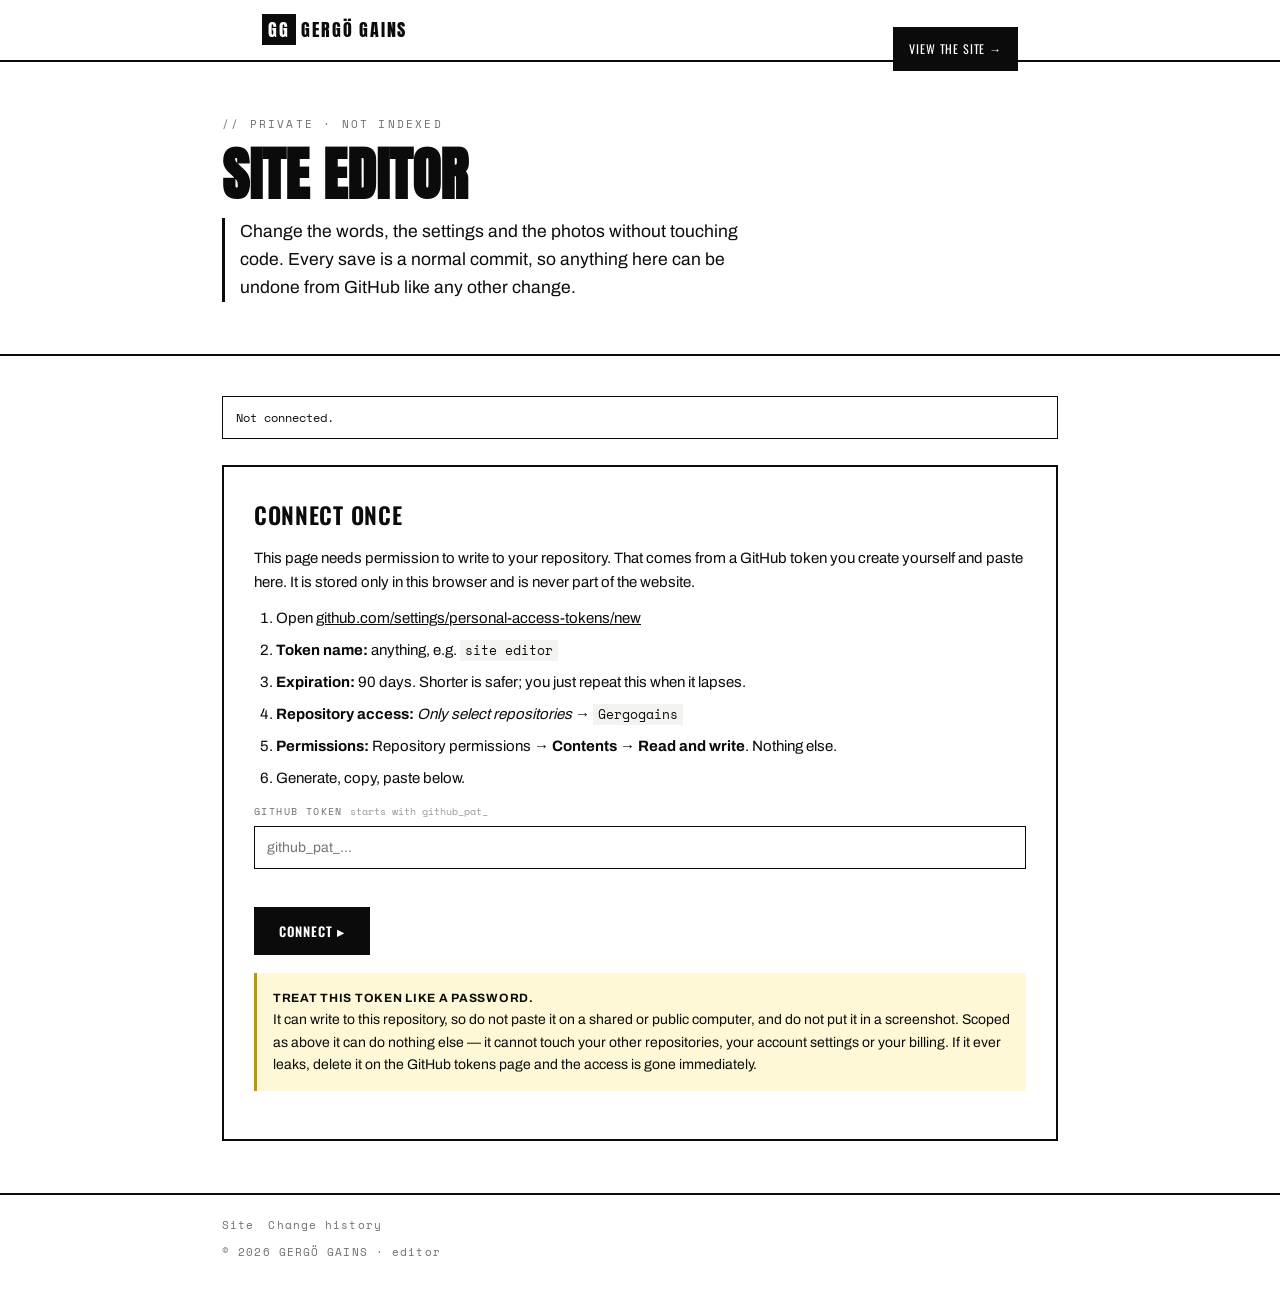
<file: admin.html>
<!DOCTYPE html>
<html lang="en">
<head>
<meta charset="UTF-8">
<meta name="viewport" content="width=device-width, initial-scale=1.0">
<title>Site editor — Gergö Gains</title>
<meta name="robots" content="noindex,nofollow">
<link rel="icon" href="assets/img/favicon.svg" type="image/svg+xml">
<link rel="stylesheet" href="assets/css/fonts.css">
<link rel="stylesheet" href="assets/css/tool.css">
<style>
  .wrap{max-width:900px;}
  .gate{border:2px solid var(--ink);padding:clamp(18px,3vw,30px);margin:26px 0;}
  .field{margin-bottom:18px;}
  .field label{display:block;font-family:'Space Mono',monospace;font-size:10px;letter-spacing:.14em;text-transform:uppercase;color:var(--muted);margin-bottom:6px;}
  .field label em{text-transform:none;letter-spacing:0;font-style:normal;color:#999;}
  .field input,.field textarea{width:100%;border:1.5px solid var(--ink);background:var(--paper);color:var(--ink);font-family:'Archivo',sans-serif;font-size:14px;padding:10px 12px;line-height:1.5;}
  .field textarea{min-height:96px;resize:vertical;}
  .field input:focus,.field textarea:focus{outline:3px solid var(--ink);outline-offset:1px;}
  .tabs{display:flex;border:1.5px solid var(--ink);margin:26px 0 22px;}
  .tab{flex:1;background:transparent;border:none;border-left:1.5px solid var(--ink);padding:13px 8px;font-family:'Oswald',sans-serif;text-transform:uppercase;font-size:13px;letter-spacing:.05em;cursor:pointer;color:var(--ink);}
  .tab:first-child{border-left:none;}
  .tab.on{background:var(--ink);color:var(--paper);}
  .status{font-family:'Space Mono',monospace;font-size:12px;padding:11px 13px;border:1.5px solid var(--ink);margin:16px 0;min-height:42px;}
  .status.ok{background:var(--ink);color:var(--paper);}
  .status.warn{background:#fff8d6;border-color:#b8951f;}
  h3{margin:26px 0 12px;padding-top:14px;border-top:1.5px solid var(--ink);}
  .row{display:flex;gap:10px;flex-wrap:wrap;align-items:center;}
  canvas{max-width:100%;border:1.5px solid var(--ink);display:block;margin:16px 0 8px;background:#000;}
  .sl{display:grid;grid-template-columns:auto 1fr auto;gap:10px;align-items:center;margin-bottom:10px;font-family:'Space Mono',monospace;font-size:10px;letter-spacing:.1em;text-transform:uppercase;color:var(--muted);}
  .sl input[type=range]{width:100%;}
  .warnbox{background:#fff8d6;border-left:3px solid #b8951f;padding:14px 16px;margin:18px 0;font-size:14px;}
  .warnbox b{text-transform:uppercase;letter-spacing:.06em;font-size:12px;}
  code{font-family:'Space Mono',monospace;background:var(--panel);padding:1px 5px;font-size:12.5px;}
  ol li{margin-bottom:8px;}
</style>
</head>
<body>

<nav class="th"><div class="in">
  <div class="logo"><a href="index.html"><span class="gg">GG</span> GERGÖ GAINS</a></div>
  <a class="cta" href="index.html">View the site &rarr;</a>
</div></nav>

<header class="hd"><div class="wrap">
  <div class="kick">// Private · not indexed</div>
  <h1>Site editor</h1>
  <p class="lede">Change the words, the settings and the photos without touching
  code. Every save is a normal commit, so anything here can be undone from
  GitHub like any other change.</p>
</div></header>

<main class="wrap">

<div class="status" id="status">Not connected.</div>

<!-- ------------------------------------------------------------------ gate -->
<section class="gate" id="gate">
  <h2 style="margin-top:0;border-top:none;padding-top:0;">Connect once</h2>
  <p>This page needs permission to write to your repository. That comes from a
  GitHub token you create yourself and paste here. It is stored only in this
  browser and is never part of the website.</p>

  <ol>
    <li>Open <a href="https://github.com/settings/personal-access-tokens/new" target="_blank" rel="noopener">github.com/settings/personal-access-tokens/new</a></li>
    <li><b>Token name:</b> anything, e.g. <code>site editor</code></li>
    <li><b>Expiration:</b> 90 days. Shorter is safer; you just repeat this when it lapses.</li>
    <li><b>Repository access:</b> <i>Only select repositories</i> &rarr; <code>Gergogains</code></li>
    <li><b>Permissions:</b> Repository permissions &rarr; <b>Contents</b> &rarr; <b>Read and write</b>. Nothing else.</li>
    <li>Generate, copy, paste below.</li>
  </ol>

  <div class="field">
    <label>GitHub token <em>starts with github_pat_</em></label>
    <input type="password" id="token" placeholder="github_pat_…" autocomplete="off">
  </div>
  <button class="go" id="connect">Connect &#9656;</button>

  <div class="warnbox">
    <b>Treat this token like a password.</b><br>
    It can write to this repository, so do not paste it on a shared or public
    computer, and do not put it in a screenshot. Scoped as above it can do
    nothing else — it cannot touch your other repositories, your account
    settings or your billing. If it ever leaks, delete it on the GitHub tokens
    page and the access is gone immediately.
  </div>
</section>

<!-- ------------------------------------------------------------------- app -->
<div id="app" hidden>

  <div class="tabs">
    <button class="tab on" data-tab="text">Words</button>
    <button class="tab" data-tab="settings">Settings</button>
    <button class="tab" data-tab="photo">Photos</button>
  </div>

  <!-- WORDS -->
  <section class="panel" data-panel="text">
    <p>Edit and save. Changes appear on gergogains.com about a minute later.
    Anything marked <em>HTML allowed</em> can contain tags like
    <code>&lt;b&gt;</code> or <code>&lt;br&gt;</code> — leave them alone if you
    are unsure.</p>
    <div id="textFields"></div>
    <button class="go" id="saveText" disabled>Save the words &#9656;</button>
  </section>

  <!-- SETTINGS -->
  <section class="panel" data-panel="settings" hidden>
    <p>These are the values from <code>assets/js/config.js</code>. The comments
    and warnings in that file are left untouched — only the value you type is
    replaced.</p>
    <div id="cfgFields"></div>
    <button class="go" id="saveCfg" disabled>Save settings &#9656;</button>

    <div class="warnbox">
      <b>Before you paste Stripe links</b><br>
      Stripe is not a merchant of record, so EU VAT on digital sales is yours to
      register for and remit. See the README, section 2, and settle it with your
      Steuerberater before the first sale.
    </div>
  </section>

  <!-- PHOTOS -->
  <section class="panel" data-panel="photo" hidden>
    <p>Pick a photo, choose where it goes, drag the sliders until it looks right,
    save. Both the <code>.jpg</code> and the <code>.webp</code> are written for
    you — replacing only one is the usual reason a photo "does not change".</p>

    <div class="field">
      <label>Photo from your computer <em>JPG or PNG — iPhone HEIC needs converting first</em></label>
      <input type="file" id="file" accept="image/jpeg,image/png,image/webp">
    </div>

    <div id="photoTools" hidden>
      <div class="field">
        <label>Where does it go</label>
        <select id="slot">
          <option value="hero">Hero portrait (tall)</option>
          <option value="editorial" selected>Wide editorial band</option>
          <option value="gallery-fullbody">Gallery — full body</option>
          <option value="gallery-field">Gallery — wide</option>
          <option value="gallery-coach">Gallery — square</option>
          <option value="community-band">Bottom band (very wide)</option>
          <option value="og-image">Link preview image</option>
        </select>
      </div>

      <div class="sl"><span>Zoom</span><input type="range" id="zoom" min="1" max="3" step="0.05" value="1"><span id="pxOut">—</span></div>
      <div class="sl"><span>Left / right</span><input type="range" id="fx" min="0" max="100" step="1" value="50"><span></span></div>
      <div class="sl"><span>Up / down</span><input type="range" id="fy" min="0" max="100" step="1" value="50"><span></span></div>

      <p style="font-size:13px;color:#555;">This is exactly what will be published,
      cropped to the right shape. Zoom in if you are small in the frame.</p>
      <canvas id="canvas"></canvas>
      <button class="go" id="savePhoto">Publish this photo &#9656;</button>
    </div>
  </section>

  <p style="margin-top:34px;">
    <button class="go" id="forget" style="background:var(--paper);color:var(--ink);border:1.5px solid var(--ink);">Forget my token on this device</button>
  </p>
</div>

</main>

<footer class="tf"><div class="wrap">
  <a href="index.html">Site</a><a href="https://github.com/MillenaryMILF/Gergogains/commits/main" target="_blank" rel="noopener">Change history</a>
  <div style="margin-top:10px;">© 2026 GERGÖ GAINS · editor</div>
</div></footer>

<script src="assets/js/admin.js"></script>
</body>
</html>
</file>
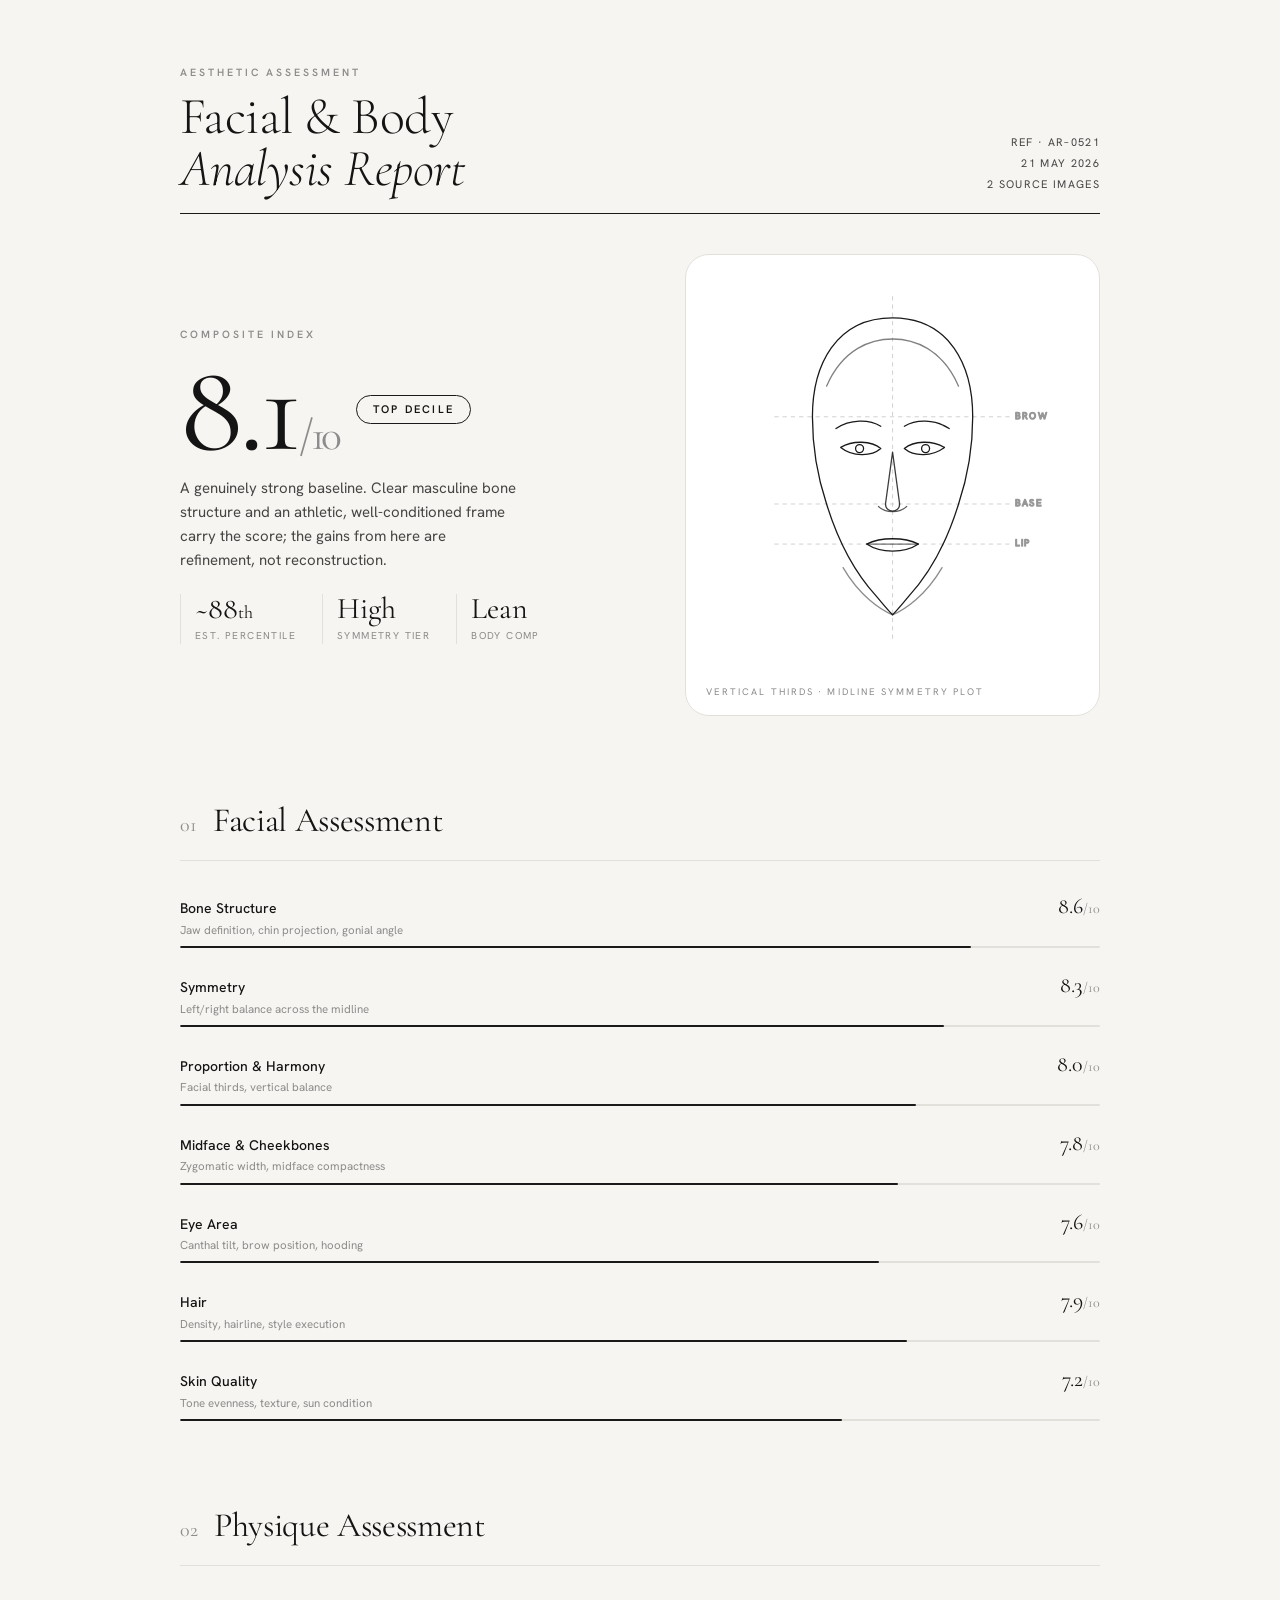
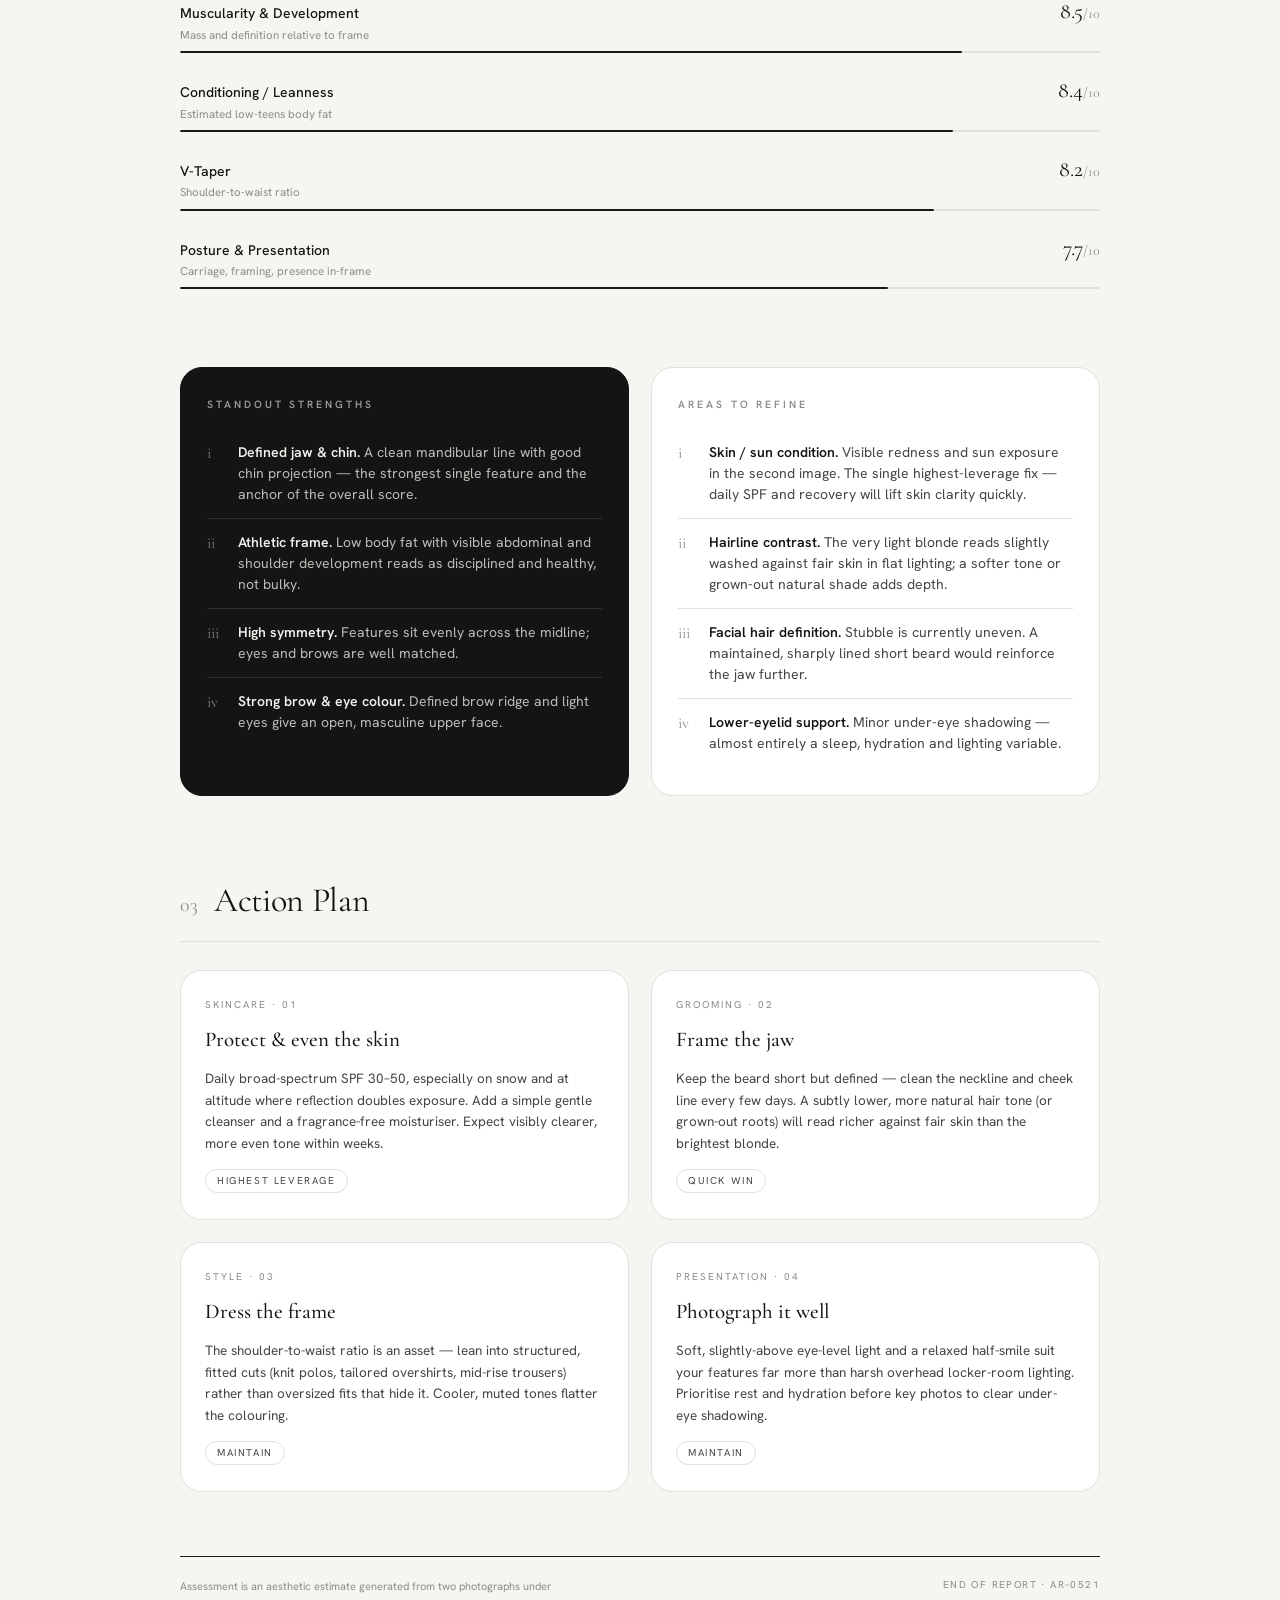
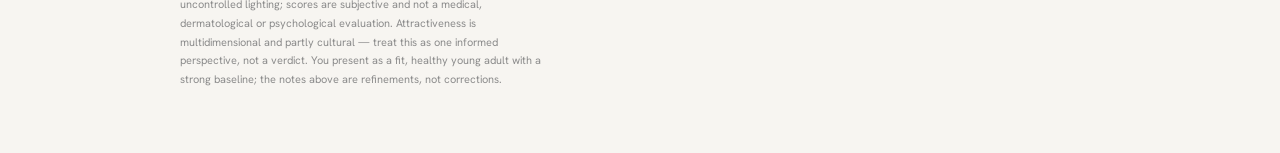
<file: aesthetic-report.html>
<!DOCTYPE html>
<html lang="en">
<head>
<meta charset="UTF-8">
<meta name="viewport" content="width=device-width, initial-scale=1.0">
<title>Aesthetic Analysis — Report</title>
<link rel="stylesheet" href="assets/css/fonts.css">
<style>
  :root{
    --ink:#141414;
    --ink-soft:#454545;
    --ink-faint:#8c8c8c;
    --line:#e2e0db;
    --line-strong:#1a1a1a;
    --paper:#f7f5f1;
    --card:#ffffff;
    --accent:#1a1a1a;
  }
  *{box-sizing:border-box;margin:0;padding:0;}
  html{scroll-behavior:smooth;}
  body{
    background:var(--paper);
    color:var(--ink);
    font-family:'Hanken Grotesk',sans-serif;
    font-weight:400;
    line-height:1.6;
    -webkit-font-smoothing:antialiased;
    padding:clamp(20px,5vw,72px) clamp(16px,4vw,40px);
  }
  .sheet{
    max-width:920px;
    margin:0 auto;
  }
  .label{
    font-size:10.5px;
    letter-spacing:.28em;
    text-transform:uppercase;
    color:var(--ink-faint);
    font-weight:600;
  }
  .serif{font-family:'Cormorant Garamond',serif;}

  /* ---------- masthead ---------- */
  .masthead{
    display:flex;
    justify-content:space-between;
    align-items:flex-end;
    border-bottom:1px solid var(--line-strong);
    padding-bottom:18px;
    flex-wrap:wrap;
    gap:14px;
    animation:rise .9s cubic-bezier(.2,.8,.2,1) both;
  }
  .masthead h1{
    font-family:'Cormorant Garamond',serif;
    font-weight:300;
    font-size:clamp(30px,6vw,52px);
    line-height:1;
    letter-spacing:-.01em;
  }
  .masthead h1 em{font-style:italic;}
  .masthead .meta{
    text-align:right;
    line-height:1.9;
  }
  .masthead .meta div{font-size:11px;letter-spacing:.12em;color:var(--ink-soft);text-transform:uppercase;}

  /* ---------- hero ---------- */
  .hero{
    display:grid;
    grid-template-columns:1.05fr .95fr;
    gap:clamp(20px,4vw,46px);
    align-items:center;
    margin-top:40px;
  }
  @media(max-width:680px){.hero{grid-template-columns:1fr;}}

  .scorewrap{display:flex;align-items:baseline;gap:18px;margin:14px 0 6px;}
  .bigscore{
    font-family:'Cormorant Garamond',serif;
    font-weight:400;
    font-size:clamp(78px,16vw,128px);
    line-height:.82;
    letter-spacing:-.03em;
  }
  .bigscore span{font-size:.34em;color:var(--ink-faint);}
  .tier{
    border:1px solid var(--line-strong);
    border-radius:40px;
    padding:5px 16px;
    font-size:11px;
    letter-spacing:.2em;
    text-transform:uppercase;
    font-weight:600;
    align-self:center;
  }
  .hero p.lede{
    color:var(--ink-soft);
    font-size:15px;
    max-width:42ch;
    margin-top:14px;
  }
  .percentile{
    margin-top:22px;
    display:flex;
    gap:26px;
    flex-wrap:wrap;
  }
  .percentile .stat{border-left:1px solid var(--line);padding-left:14px;}
  .percentile .stat .n{font-family:'Cormorant Garamond',serif;font-size:30px;line-height:1;}
  .percentile .stat .t{font-size:10px;letter-spacing:.14em;text-transform:uppercase;color:var(--ink-faint);margin-top:4px;}

  /* ---------- face svg ---------- */
  .facecard{
    background:var(--card);
    border:1px solid var(--line);
    border-radius:24px;
    padding:18px;
    position:relative;
    overflow:hidden;
  }
  .facecard svg{width:100%;height:auto;display:block;}
  .facecard .cap{
    position:absolute;left:20px;bottom:16px;
    font-size:9.5px;letter-spacing:.22em;text-transform:uppercase;color:var(--ink-faint);
  }
  .draw line,.draw path,.draw circle{
    animation:dash 2.4s ease forwards;
  }
  @keyframes dash{from{stroke-dashoffset:1200;}to{stroke-dashoffset:0;}}

  /* ---------- sections ---------- */
  .section{margin-top:clamp(46px,7vw,78px);}
  .section-head{
    display:flex;align-items:baseline;gap:16px;
    border-bottom:1px solid var(--line);
    padding-bottom:12px;margin-bottom:28px;
  }
  .section-head .no{font-family:'Cormorant Garamond',serif;font-size:20px;color:var(--ink-faint);}
  .section-head h2{
    font-family:'Cormorant Garamond',serif;
    font-weight:400;font-size:clamp(24px,4vw,34px);letter-spacing:-.01em;
  }

  /* ---------- score rows ---------- */
  .scores{display:grid;gap:20px;}
  .row .top{display:flex;justify-content:space-between;align-items:baseline;margin-bottom:7px;}
  .row .name{font-size:14px;font-weight:500;}
  .row .name small{display:block;font-weight:400;color:var(--ink-faint);font-size:11.5px;margin-top:1px;letter-spacing:0;}
  .row .val{font-family:'Cormorant Garamond',serif;font-size:22px;}
  .row .val span{color:var(--ink-faint);font-size:14px;}
  .track{height:2px;background:var(--line);position:relative;border-radius:2px;overflow:hidden;}
  .track i{position:absolute;left:0;top:0;height:100%;background:var(--line-strong);border-radius:2px;width:0;animation:fill 1.6s cubic-bezier(.2,.8,.2,1) forwards;}
  @keyframes fill{to{width:var(--w);}}

  .twocol{display:grid;grid-template-columns:1fr 1fr;gap:22px;}
  @media(max-width:680px){.twocol{grid-template-columns:1fr;}}

  /* ---------- cards ---------- */
  .card{
    background:var(--card);
    border:1px solid var(--line);
    border-radius:22px;
    padding:28px 26px;
  }
  .card.dark{background:var(--ink);color:#f3f1ec;border-color:var(--ink);}
  .card.dark .label{color:#9b9b97;}
  .card .label{margin-bottom:16px;}
  . list{list-style:none;}
  .list li{
    display:flex;gap:13px;
    padding:13px 0;
    border-top:1px solid var(--line);
    font-size:14px;line-height:1.5;
  }
  .card.dark .list li{border-color:#2e2e2e;}
  .list li:first-child{border-top:none;}
  .list li .mk{
    flex:0 0 auto;width:18px;font-family:'Cormorant Garamond',serif;font-size:16px;
    color:var(--ink-faint);line-height:1.4;
  }
  .card.dark .list li .mk{color:#7d7d79;}
  .list li b{font-weight:600;}
  .list li span{color:var(--ink-soft);}
  .card.dark .list li span{color:#bdbcb7;}

  /* recommendations */
  .recgrid{display:grid;grid-template-columns:repeat(2,1fr);gap:22px;}
  @media(max-width:680px){.recgrid{grid-template-columns:1fr;}}
  .rec{
    border:1px solid var(--line);border-radius:22px;padding:26px 24px;background:var(--card);
    transition:transform .35s ease, box-shadow .35s ease;
  }
  .rec:hover{transform:translateY(-3px);box-shadow:0 18px 40px -28px rgba(0,0,0,.4);}
  .rec h3{font-family:'Cormorant Garamond',serif;font-weight:500;font-size:21px;margin:10px 0 12px;}
  .rec p{font-size:13.5px;color:var(--ink-soft);line-height:1.6;}
  .rec .idx{font-size:10px;letter-spacing:.2em;color:var(--ink-faint);text-transform:uppercase;}

  .priority{display:inline-block;margin-top:14px;font-size:10px;letter-spacing:.16em;text-transform:uppercase;border:1px solid var(--line);border-radius:30px;padding:3px 11px;color:var(--ink-soft);}

  /* footer */
  .foot{
    margin-top:64px;border-top:1px solid var(--line-strong);padding-top:20px;
    display:flex;justify-content:space-between;gap:18px;flex-wrap:wrap;
  }
  .foot p{font-size:11px;color:var(--ink-faint);max-width:62ch;line-height:1.7;}
  .foot .mono{font-size:10px;letter-spacing:.14em;text-transform:uppercase;color:var(--ink-faint);}

  @keyframes rise{from{opacity:0;transform:translateY(16px);}to{opacity:1;transform:none;}}
  .reveal{animation:rise .8s cubic-bezier(.2,.8,.2,1) both;}
</style>
</head>
<body>
<div class="sheet">

  <!-- MASTHEAD -->
  <header class="masthead">
    <div>
      <div class="label" style="margin-bottom:10px;">Aesthetic Assessment</div>
      <h1>Facial &amp; Body<br><em>Analysis Report</em></h1>
    </div>
    <div class="meta">
      <div>Ref · AR–0521</div>
      <div>21 May 2026</div>
      <div>2 Source Images</div>
    </div>
  </header>

  <!-- HERO -->
  <section class="hero reveal" style="animation-delay:.1s;">
    <div>
      <div class="label">Composite Index</div>
      <div class="scorewrap">
        <div class="bigscore">8.1<span>/10</span></div>
        <div class="tier">Top Decile</div>
      </div>
      <p class="lede">A genuinely strong baseline. Clear masculine bone structure and an athletic, well-conditioned frame carry the score; the gains from here are refinement, not reconstruction.</p>
      <div class="percentile">
        <div class="stat"><div class="n">~88<small style="font-size:18px;">th</small></div><div class="t">Est. percentile</div></div>
        <div class="stat"><div class="n">High</div><div class="t">Symmetry tier</div></div>
        <div class="stat"><div class="n">Lean</div><div class="t">Body comp</div></div>
      </div>
    </div>

    <!-- FACE CONTOUR -->
    <div class="facecard">
      <svg viewBox="0 0 320 360" fill="none" class="draw"
           stroke="#1a1a1a" stroke-width="1.1" stroke-linecap="round" stroke-linejoin="round">
        <!-- face outline -->
        <path d="M160 38
                 C112 38 92 78 92 122
                 C92 150 96 172 104 196
                 C112 222 126 252 146 274
                 C152 281 156 286 160 290
                 C164 286 168 281 174 274
                 C194 252 208 222 216 196
                 C224 172 228 150 228 122
                 C228 78 208 38 160 38 Z"
              stroke-dasharray="1200"/>
        <!-- hairline -->
        <path d="M104 96 C118 64 142 56 160 56 C178 56 202 64 216 96" stroke-dasharray="1200" opacity=".55"/>
        <!-- brows -->
        <path d="M112 132 C124 124 140 124 150 130" stroke-dasharray="400"/>
        <path d="M170 130 C180 124 196 124 208 132" stroke-dasharray="400"/>
        <!-- eyes -->
        <path d="M116 148 C126 142 142 142 150 149 C142 156 126 156 116 148 Z" stroke-dasharray="400"/>
        <path d="M170 149 C178 142 194 142 204 148 C194 156 178 156 170 149 Z" stroke-dasharray="400"/>
        <circle cx="132" cy="149" r="3.4" stroke-dasharray="60"/>
        <circle cx="188" cy="149" r="3.4" stroke-dasharray="60"/>
        <!-- nose -->
        <path d="M160 152 L154 196 C154 204 166 204 166 196 L160 152" stroke-dasharray="400" opacity=".85"/>
        <path d="M148 198 C154 204 166 204 172 198" stroke-dasharray="200" opacity=".7"/>
        <!-- lips -->
        <path d="M138 230 C150 224 170 224 182 230 C170 238 150 238 138 230 Z" stroke-dasharray="400"/>
        <path d="M138 230 L182 230" stroke-dasharray="120" opacity=".6"/>
        <!-- jaw accent -->
        <path d="M118 250 C132 274 150 286 160 290 C170 286 188 274 202 250" stroke-dasharray="600" opacity=".5"/>
        <!-- analysis guides -->
        <g stroke="#1a1a1a" stroke-width=".6" opacity=".28" stroke-dasharray="3 4">
          <line x1="160" y1="20" x2="160" y2="310"/>
          <line x1="60" y1="122" x2="260" y2="122"/>
          <line x1="60" y1="196" x2="260" y2="196"/>
          <line x1="60" y1="230" x2="260" y2="230"/>
        </g>
        <g fill="#1a1a1a" opacity=".45" font-family="Hanken Grotesk" font-size="8" letter-spacing="1">
          <text x="264" y="124">BROW</text>
          <text x="264" y="198">BASE</text>
          <text x="264" y="232">LIP</text>
        </g>
      </svg>
      <div class="cap">Vertical thirds · midline symmetry plot</div>
    </div>
  </section>

  <!-- FACIAL -->
  <section class="section">
    <div class="section-head">
      <span class="no">01</span>
      <h2>Facial Assessment</h2>
    </div>
    <div class="scores">
      <div class="row"><div class="top"><div class="name">Bone Structure <small>Jaw definition, chin projection, gonial angle</small></div><div class="val">8.6<span>/10</span></div></div><div class="track"><i style="--w:86%;animation-delay:.1s;"></i></div></div>
      <div class="row"><div class="top"><div class="name">Symmetry <small>Left/right balance across the midline</small></div><div class="val">8.3<span>/10</span></div></div><div class="track"><i style="--w:83%;animation-delay:.2s;"></i></div></div>
      <div class="row"><div class="top"><div class="name">Proportion &amp; Harmony <small>Facial thirds, vertical balance</small></div><div class="val">8.0<span>/10</span></div></div><div class="track"><i style="--w:80%;animation-delay:.3s;"></i></div></div>
      <div class="row"><div class="top"><div class="name">Midface &amp; Cheekbones <small>Zygomatic width, midface compactness</small></div><div class="val">7.8<span>/10</span></div></div><div class="track"><i style="--w:78%;animation-delay:.4s;"></i></div></div>
      <div class="row"><div class="top"><div class="name">Eye Area <small>Canthal tilt, brow position, hooding</small></div><div class="val">7.6<span>/10</span></div></div><div class="track"><i style="--w:76%;animation-delay:.5s;"></i></div></div>
      <div class="row"><div class="top"><div class="name">Hair <small>Density, hairline, style execution</small></div><div class="val">7.9<span>/10</span></div></div><div class="track"><i style="--w:79%;animation-delay:.6s;"></i></div></div>
      <div class="row"><div class="top"><div class="name">Skin Quality <small>Tone evenness, texture, sun condition</small></div><div class="val">7.2<span>/10</span></div></div><div class="track"><i style="--w:72%;animation-delay:.7s;"></i></div></div>
    </div>
  </section>

  <!-- BODY -->
  <section class="section">
    <div class="section-head">
      <span class="no">02</span>
      <h2>Physique Assessment</h2>
    </div>
    <div class="scores">
      <div class="row"><div class="top"><div class="name">Muscularity &amp; Development <small>Mass and definition relative to frame</small></div><div class="val">8.5<span>/10</span></div></div><div class="track"><i style="--w:85%;animation-delay:.1s;"></i></div></div>
      <div class="row"><div class="top"><div class="name">Conditioning / Leanness <small>Estimated low-teens body fat</small></div><div class="val">8.4<span>/10</span></div></div><div class="track"><i style="--w:84%;animation-delay:.2s;"></i></div></div>
      <div class="row"><div class="top"><div class="name">V-Taper <small>Shoulder-to-waist ratio</small></div><div class="val">8.2<span>/10</span></div></div><div class="track"><i style="--w:82%;animation-delay:.3s;"></i></div></div>
      <div class="row"><div class="top"><div class="name">Posture &amp; Presentation <small>Carriage, framing, presence in-frame</small></div><div class="val">7.7<span>/10</span></div></div><div class="track"><i style="--w:77%;animation-delay:.4s;"></i></div></div>
    </div>
  </section>

  <!-- STRENGTHS / IMPROVE -->
  <section class="section">
    <div class="twocol">
      <div class="card dark">
        <div class="label">Standout Strengths</div>
        <ul class="list">
          <li><span class="mk">i</span><div><b>Defined jaw &amp; chin.</b> <span>A clean mandibular line with good chin projection — the strongest single feature and the anchor of the overall score.</span></div></li>
          <li><span class="mk">ii</span><div><b>Athletic frame.</b> <span>Low body fat with visible abdominal and shoulder development reads as disciplined and healthy, not bulky.</span></div></li>
          <li><span class="mk">iii</span><div><b>High symmetry.</b> <span>Features sit evenly across the midline; eyes and brows are well matched.</span></div></li>
          <li><span class="mk">iv</span><div><b>Strong brow &amp; eye colour.</b> <span>Defined brow ridge and light eyes give an open, masculine upper face.</span></div></li>
        </ul>
      </div>
      <div class="card">
        <div class="label">Areas to Refine</div>
        <ul class="list">
          <li><span class="mk">i</span><div><b>Skin / sun condition.</b> <span>Visible redness and sun exposure in the second image. The single highest-leverage fix — daily SPF and recovery will lift skin clarity quickly.</span></div></li>
          <li><span class="mk">ii</span><div><b>Hairline contrast.</b> <span>The very light blonde reads slightly washed against fair skin in flat lighting; a softer tone or grown-out natural shade adds depth.</span></div></li>
          <li><span class="mk">iii</span><div><b>Facial hair definition.</b> <span>Stubble is currently uneven. A maintained, sharply lined short beard would reinforce the jaw further.</span></div></li>
          <li><span class="mk">iv</span><div><b>Lower-eyelid support.</b> <span>Minor under-eye shadowing — almost entirely a sleep, hydration and lighting variable.</span></div></li>
        </ul>
      </div>
    </div>
  </section>

  <!-- RECOMMENDATIONS -->
  <section class="section">
    <div class="section-head">
      <span class="no">03</span>
      <h2>Action Plan</h2>
    </div>
    <div class="recgrid">
      <div class="rec">
        <div class="idx">Skincare · 01</div>
        <h3>Protect &amp; even the skin</h3>
        <p>Daily broad-spectrum SPF 30–50, especially on snow and at altitude where reflection doubles exposure. Add a simple gentle cleanser and a fragrance-free moisturiser. Expect visibly clearer, more even tone within weeks.</p>
        <span class="priority">Highest leverage</span>
      </div>
      <div class="rec">
        <div class="idx">Grooming · 02</div>
        <h3>Frame the jaw</h3>
        <p>Keep the beard short but defined — clean the neckline and cheek line every few days. A subtly lower, more natural hair tone (or grown-out roots) will read richer against fair skin than the brightest blonde.</p>
        <span class="priority">Quick win</span>
      </div>
      <div class="rec">
        <div class="idx">Style · 03</div>
        <h3>Dress the frame</h3>
        <p>The shoulder-to-waist ratio is an asset — lean into structured, fitted cuts (knit polos, tailored overshirts, mid-rise trousers) rather than oversized fits that hide it. Cooler, muted tones flatter the colouring.</p>
        <span class="priority">Maintain</span>
      </div>
      <div class="rec">
        <div class="idx">Presentation · 04</div>
        <h3>Photograph it well</h3>
        <p>Soft, slightly-above eye-level light and a relaxed half-smile suit your features far more than harsh overhead locker-room lighting. Prioritise rest and hydration before key photos to clear under-eye shadowing.</p>
        <span class="priority">Maintain</span>
      </div>
    </div>
  </section>

  <!-- FOOTER -->
  <footer class="foot">
    <p>Assessment is an aesthetic estimate generated from two photographs under uncontrolled lighting; scores are subjective and not a medical, dermatological or psychological evaluation. Attractiveness is multidimensional and partly cultural — treat this as one informed perspective, not a verdict. You present as a fit, healthy young adult with a strong baseline; the notes above are refinements, not corrections.</p>
    <div class="mono">End of Report · AR–0521</div>
  </footer>

</div>
</body>
</html>
</file>
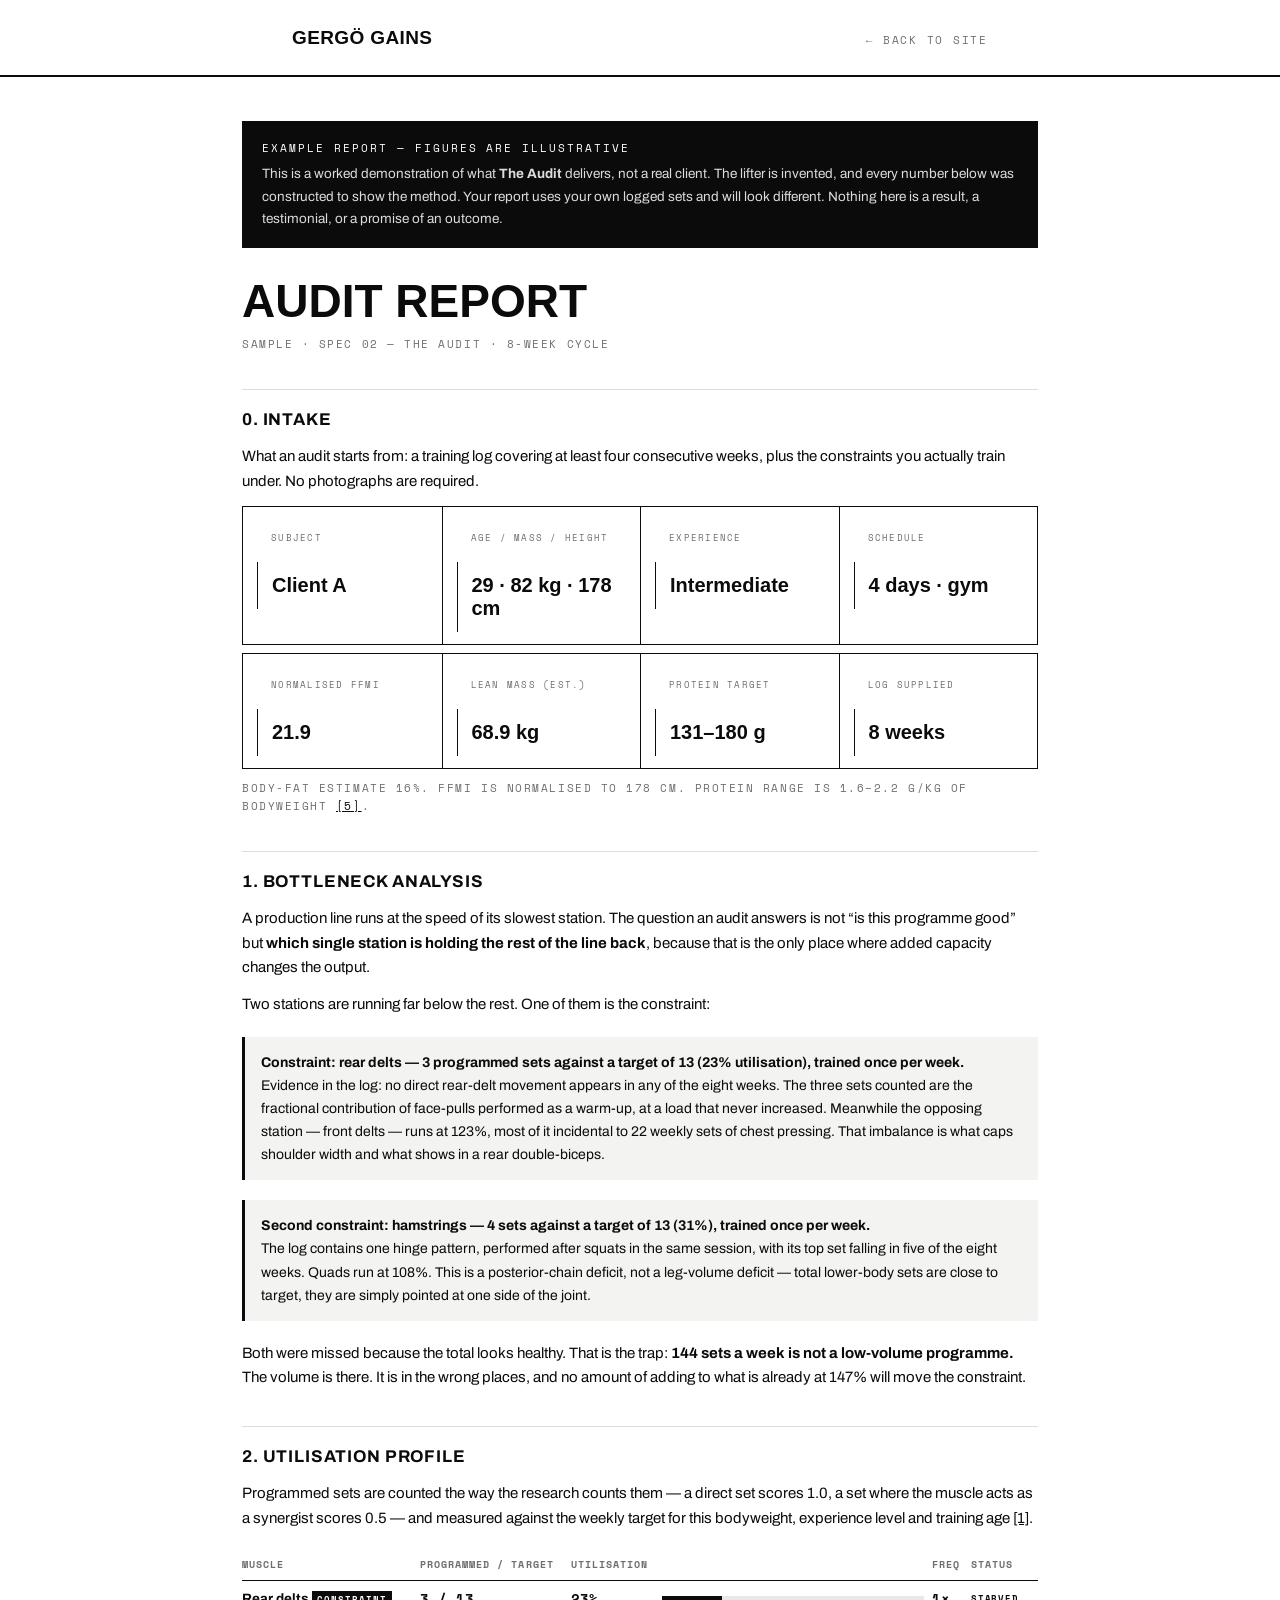
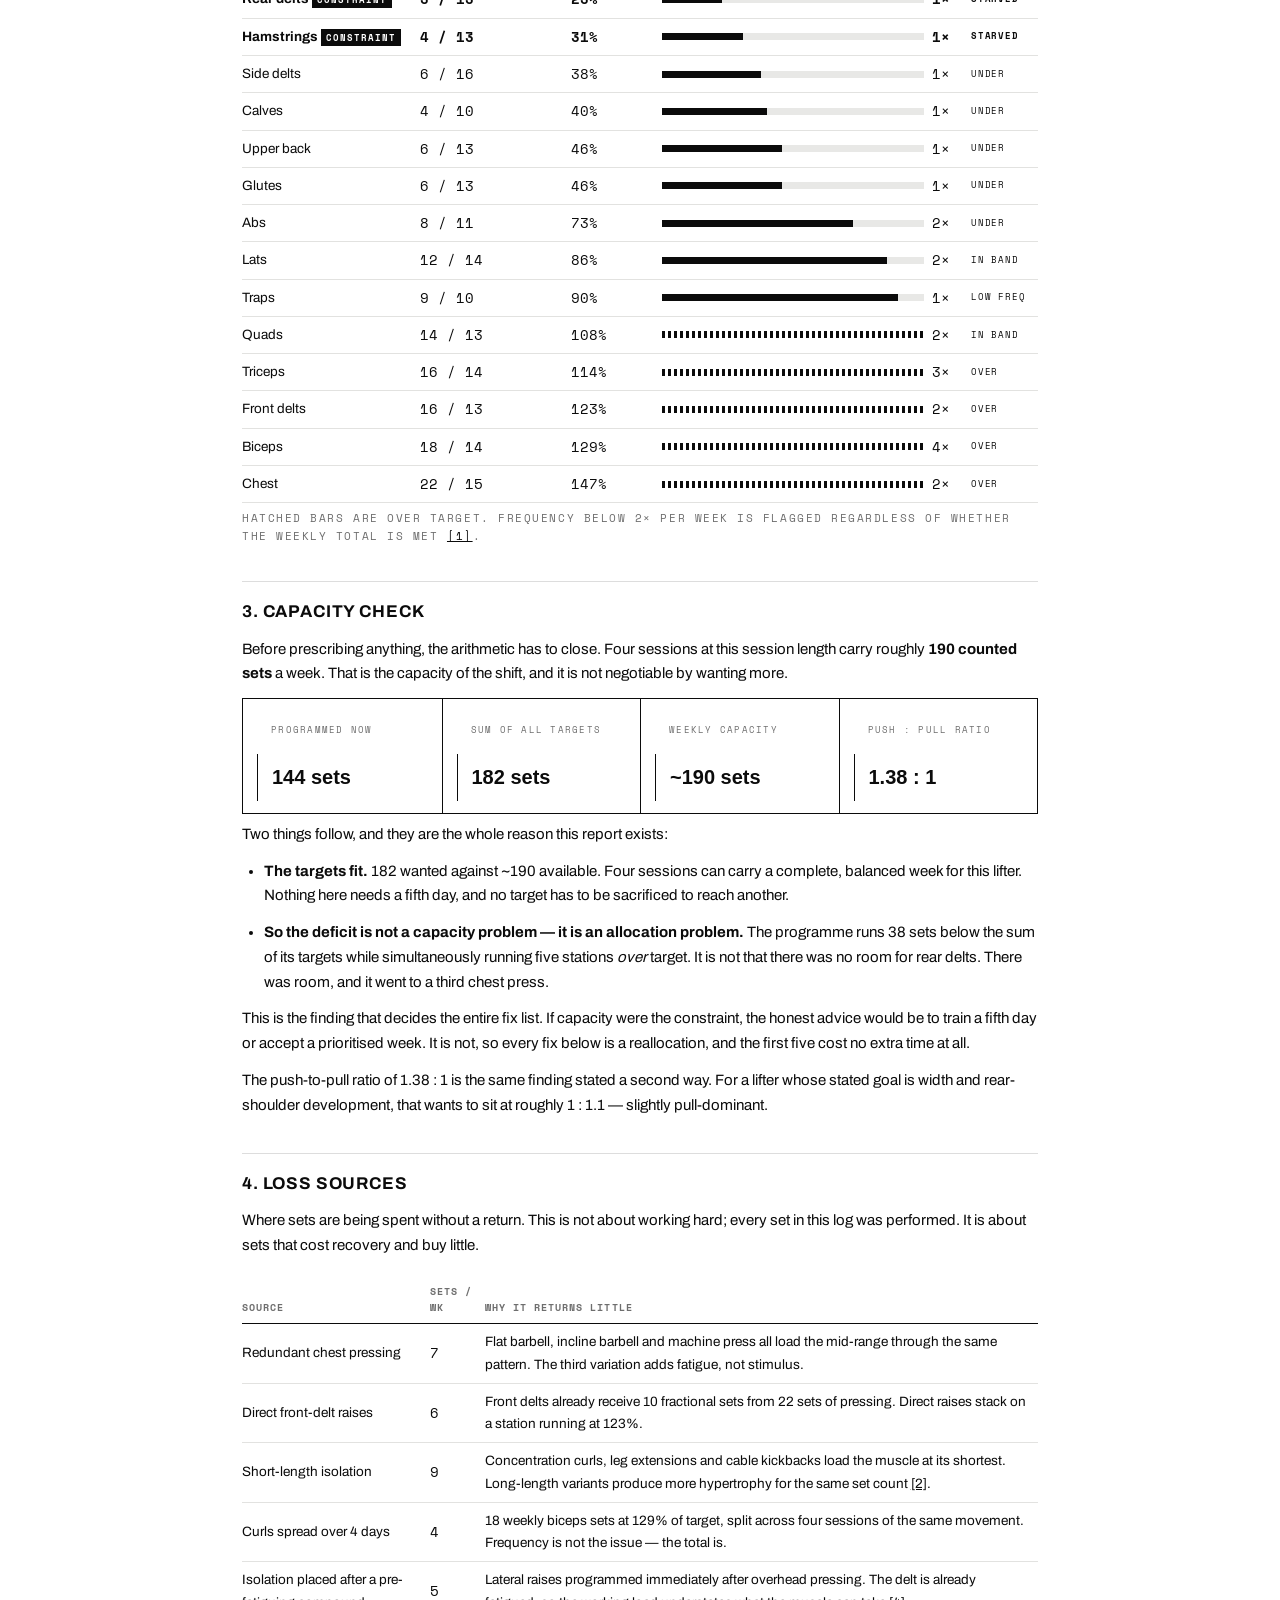
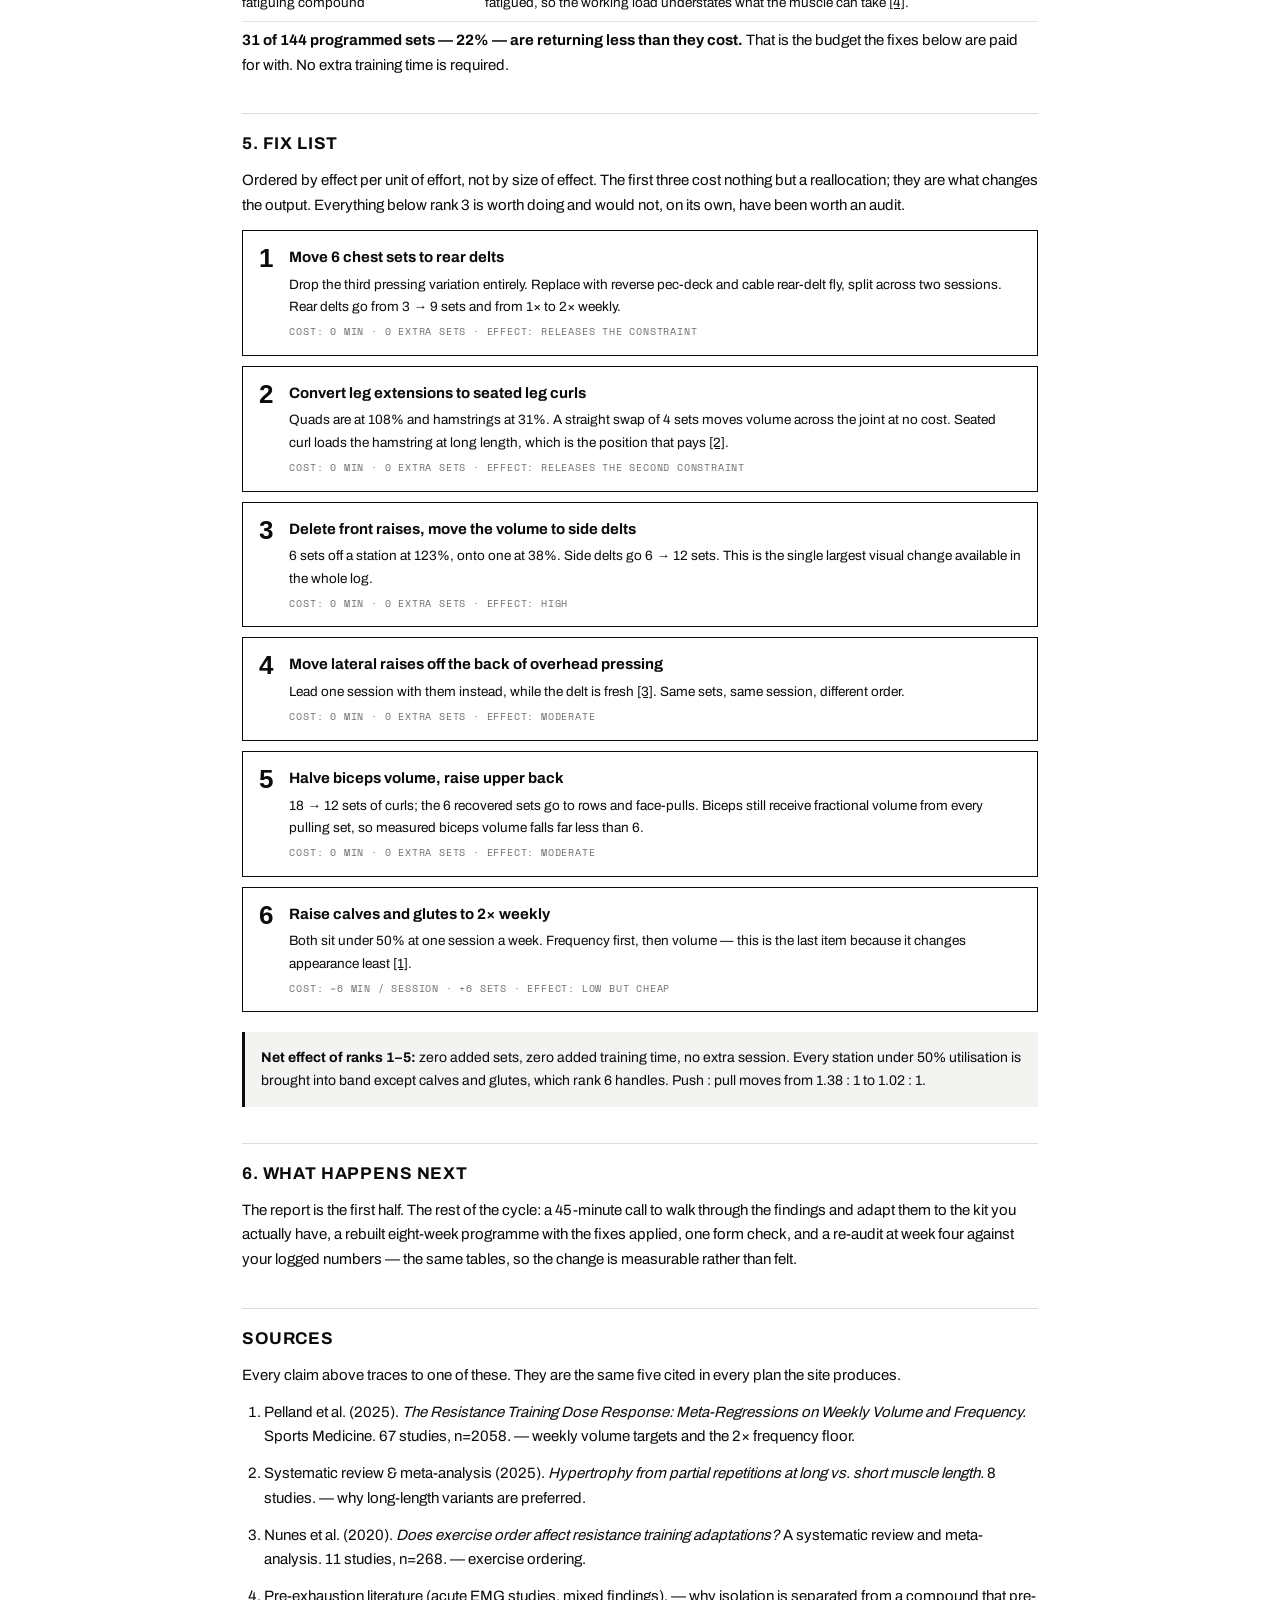
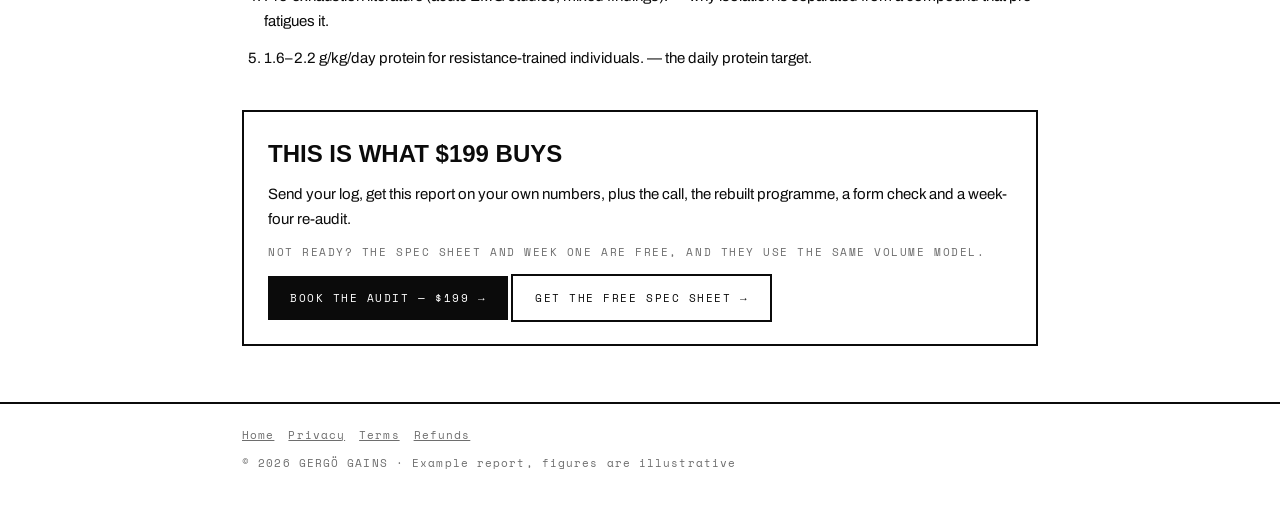
<file: audit-sample.html>
<!DOCTYPE html>
<html lang="en">
<head>
<meta charset="UTF-8">
<meta name="viewport" content="width=device-width, initial-scale=1.0">
<title>Sample Audit Report — Gergö Gains</title>
<meta name="description" content="An example of the report you receive with The Audit: bottleneck analysis, utilisation profile per muscle, loss sources and a fix list ordered by effect per unit of effort.">
<meta name="robots" content="index,follow">
<link rel="canonical" href="https://gergogains.com/audit-sample.html">
<link rel="icon" href="assets/img/favicon.svg" type="image/svg+xml">
<link rel="stylesheet" href="assets/css/fonts.css">
<link rel="stylesheet" href="assets/css/legal.css">
<style>
  /* Report-specific additions on top of legal.css. Same monochrome rules as
     the main site: no colour, no rounded corners. */
  .wrap{max-width:860px;}
  .banner{border:2px solid var(--ink);background:var(--ink);color:var(--paper);padding:16px 18px;margin:0 0 30px;}
  .banner .bt{font-family:ui-monospace,'Space Mono',monospace;font-size:11px;letter-spacing:.18em;text-transform:uppercase;margin-bottom:6px;}
  .banner p{font-size:13.5px;margin:0;color:#dcdcdc;}
  .spec{display:grid;grid-template-columns:repeat(4,1fr);border:1.5px solid var(--ink);margin:0 0 8px;}
  @media(max-width:620px){.spec{grid-template-columns:1fr 1fr;}}
  .spec div{padding:12px 14px;border-left:1px solid var(--ink);}
  .spec div:first-child{border-left:none;}
  @media(max-width:620px){.spec div:nth-child(odd){border-left:none;}.spec div:nth-child(n+3){border-top:1px solid var(--ink);}}
  .spec .k{font-family:ui-monospace,'Space Mono',monospace;font-size:9px;letter-spacing:.14em;text-transform:uppercase;color:var(--muted);}
  .spec .v{font-family:'Arial Narrow','Helvetica Neue',Impact,sans-serif;font-weight:700;font-size:20px;line-height:1.15;margin-top:4px;}
  table.rep{width:100%;border-collapse:collapse;font-size:13.5px;margin:14px 0 6px;}
  table.rep th{font-family:ui-monospace,'Space Mono',monospace;font-size:9.5px;letter-spacing:.11em;text-transform:uppercase;color:var(--muted);text-align:left;padding:0 8px 8px 0;border-bottom:1.5px solid var(--ink);vertical-align:bottom;}
  table.rep td{padding:7px 8px 7px 0;border-bottom:1px solid #e2e2e0;vertical-align:middle;}
  table.rep td.n{font-family:ui-monospace,'Space Mono',monospace;white-space:nowrap;}
  table.rep tr.crit td{font-weight:700;}
  .bar{height:7px;background:#e8e8e6;min-width:60px;position:relative;}
  .bar i{display:block;height:100%;background:var(--ink);}
  .bar.over i{background:repeating-linear-gradient(90deg,var(--ink) 0 3px,#fff 3px 6px);}
  .flagcell{font-family:ui-monospace,'Space Mono',monospace;font-size:9px;letter-spacing:.1em;white-space:nowrap;}
  .tag{background:var(--ink);color:var(--paper);padding:2px 5px;font-family:ui-monospace,'Space Mono',monospace;font-size:8.5px;letter-spacing:.12em;}
  ol.fixes{list-style:none;padding-left:0;counter-reset:fix;}
  ol.fixes li{counter-increment:fix;border:1.5px solid var(--ink);padding:14px 16px;margin-bottom:10px;display:grid;grid-template-columns:auto 1fr;gap:0 16px;}
  ol.fixes li::before{content:counter(fix);font-family:'Arial Narrow','Helvetica Neue',Impact,sans-serif;font-weight:700;font-size:26px;line-height:1;grid-row:1/span 3;}
  ol.fixes .ft{font-weight:700;font-size:15px;margin-bottom:4px;}
  ol.fixes .fd{font-size:13.5px;margin-bottom:6px;}
  ol.fixes .fm{font-family:ui-monospace,'Space Mono',monospace;font-size:10px;letter-spacing:.08em;text-transform:uppercase;color:var(--muted);}
  .cta{border:2px solid var(--ink);padding:22px 24px;margin:40px 0 0;}
  .cta h3{font-family:'Arial Narrow','Helvetica Neue',Impact,sans-serif;text-transform:uppercase;font-size:24px;margin-bottom:8px;}
  .cta a.b{display:inline-block;background:var(--ink);color:var(--paper);text-decoration:none;padding:13px 22px;font-family:ui-monospace,'Space Mono',monospace;font-size:11px;letter-spacing:.14em;text-transform:uppercase;margin-top:12px;}
  .scroller{overflow-x:auto;}
  @media(max-width:520px){
    table.rep{font-size:12px;}
    table.rep th:nth-child(4),table.rep td:nth-child(4){display:none;}
  }
</style>
</head>
<body>
<header class="lh"><div class="in">
  <div class="logo"><a href="index.html">GERGÖ GAINS</a></div>
  <a class="back" href="index.html">&larr; Back to site</a>
</div></header>

<main class="wrap">

<div class="banner">
  <div class="bt">Example report &mdash; figures are illustrative</div>
  <p>This is a worked demonstration of what <b>The Audit</b> delivers, not a real
  client. The lifter is invented, and every number below was constructed to show the
  method. Your report uses your own logged sets and will look different. Nothing here
  is a result, a testimonial, or a promise of an outcome.</p>
</div>

<h1>Audit report</h1>
<div class="meta">Sample &middot; Spec 02 &mdash; The Audit &middot; 8-week cycle</div>

<h2>0. Intake</h2>
<p>What an audit starts from: a training log covering at least four consecutive weeks,
plus the constraints you actually train under. No photographs are required.</p>

<div class="spec">
  <div><div class="k">Subject</div><div class="v">Client A</div></div>
  <div><div class="k">Age / mass / height</div><div class="v">29 &middot; 82 kg &middot; 178 cm</div></div>
  <div><div class="k">Experience</div><div class="v">Intermediate</div></div>
  <div><div class="k">Schedule</div><div class="v">4 days &middot; gym</div></div>
</div>
<div class="spec">
  <div><div class="k">Normalised FFMI</div><div class="v">21.9</div></div>
  <div><div class="k">Lean mass (est.)</div><div class="v">68.9 kg</div></div>
  <div><div class="k">Protein target</div><div class="v">131&ndash;180 g</div></div>
  <div><div class="k">Log supplied</div><div class="v">8 weeks</div></div>
</div>
<p class="meta" style="margin-top:10px;margin-bottom:0;">Body-fat estimate 16%. FFMI is normalised to
178 cm. Protein range is 1.6&ndash;2.2 g/kg of bodyweight <a href="#sources">[5]</a>.</p>

<h2>1. Bottleneck analysis</h2>
<p>A production line runs at the speed of its slowest station. The question an audit
answers is not &ldquo;is this programme good&rdquo; but <b>which single station is
holding the rest of the line back</b>, because that is the only place where added
capacity changes the output.</p>

<p>Two stations are running far below the rest. One of them is the constraint:</p>

<div class="note">
<b>Constraint: rear delts &mdash; 3 programmed sets against a target of 13 (23% utilisation),
trained once per week.</b><br>
Evidence in the log: no direct rear-delt movement appears in any of the eight weeks.
The three sets counted are the fractional contribution of face-pulls performed as a
warm-up, at a load that never increased. Meanwhile the opposing station &mdash; front
delts &mdash; runs at 123%, most of it incidental to 22 weekly sets of chest pressing.
That imbalance is what caps shoulder width and what shows in a rear double-biceps.
</div>

<div class="note">
<b>Second constraint: hamstrings &mdash; 4 sets against a target of 13 (31%), trained
once per week.</b><br>
The log contains one hinge pattern, performed after squats in the same session, with
its top set falling in five of the eight weeks. Quads run at 108%. This is a
posterior-chain deficit, not a leg-volume deficit &mdash; total lower-body sets are
close to target, they are simply pointed at one side of the joint.
</div>

<p>Both were missed because the total looks healthy. That is the trap: <b>144 sets a
week is not a low-volume programme.</b> The volume is there. It is in the wrong
places, and no amount of adding to what is already at 147% will move the constraint.</p>

<h2>2. Utilisation profile</h2>
<p>Programmed sets are counted the way the research counts them &mdash; a direct set
scores 1.0, a set where the muscle acts as a synergist scores 0.5 &mdash; and measured
against the weekly target for this bodyweight, experience level and training age
<a href="#sources">[1]</a>.</p>

<div class="scroller">
<table class="rep">
  <thead><tr>
    <th>Muscle</th><th>Programmed / target</th><th>Utilisation</th>
    <th style="width:34%">&nbsp;</th><th>Freq</th><th>Status</th>
  </tr></thead>
  <tbody>
    <tr class="crit"><td>Rear delts <span class="tag">CONSTRAINT</span></td><td class="n">3 / 13</td><td class="n">23%</td><td><div class="bar"><i style="width:23%"></i></div></td><td class="n">1&times;</td><td class="flagcell">STARVED</td></tr>
    <tr class="crit"><td>Hamstrings <span class="tag">CONSTRAINT</span></td><td class="n">4 / 13</td><td class="n">31%</td><td><div class="bar"><i style="width:31%"></i></div></td><td class="n">1&times;</td><td class="flagcell">STARVED</td></tr>
    <tr><td>Side delts</td><td class="n">6 / 16</td><td class="n">38%</td><td><div class="bar"><i style="width:38%"></i></div></td><td class="n">1&times;</td><td class="flagcell">UNDER</td></tr>
    <tr><td>Calves</td><td class="n">4 / 10</td><td class="n">40%</td><td><div class="bar"><i style="width:40%"></i></div></td><td class="n">1&times;</td><td class="flagcell">UNDER</td></tr>
    <tr><td>Upper back</td><td class="n">6 / 13</td><td class="n">46%</td><td><div class="bar"><i style="width:46%"></i></div></td><td class="n">1&times;</td><td class="flagcell">UNDER</td></tr>
    <tr><td>Glutes</td><td class="n">6 / 13</td><td class="n">46%</td><td><div class="bar"><i style="width:46%"></i></div></td><td class="n">1&times;</td><td class="flagcell">UNDER</td></tr>
    <tr><td>Abs</td><td class="n">8 / 11</td><td class="n">73%</td><td><div class="bar"><i style="width:73%"></i></div></td><td class="n">2&times;</td><td class="flagcell">UNDER</td></tr>
    <tr><td>Lats</td><td class="n">12 / 14</td><td class="n">86%</td><td><div class="bar"><i style="width:86%"></i></div></td><td class="n">2&times;</td><td class="flagcell">IN BAND</td></tr>
    <tr><td>Traps</td><td class="n">9 / 10</td><td class="n">90%</td><td><div class="bar"><i style="width:90%"></i></div></td><td class="n">1&times;</td><td class="flagcell">LOW FREQ</td></tr>
    <tr><td>Quads</td><td class="n">14 / 13</td><td class="n">108%</td><td><div class="bar over"><i style="width:100%"></i></div></td><td class="n">2&times;</td><td class="flagcell">IN BAND</td></tr>
    <tr><td>Triceps</td><td class="n">16 / 14</td><td class="n">114%</td><td><div class="bar over"><i style="width:100%"></i></div></td><td class="n">3&times;</td><td class="flagcell">OVER</td></tr>
    <tr><td>Front delts</td><td class="n">16 / 13</td><td class="n">123%</td><td><div class="bar over"><i style="width:100%"></i></div></td><td class="n">2&times;</td><td class="flagcell">OVER</td></tr>
    <tr><td>Biceps</td><td class="n">18 / 14</td><td class="n">129%</td><td><div class="bar over"><i style="width:100%"></i></div></td><td class="n">4&times;</td><td class="flagcell">OVER</td></tr>
    <tr><td>Chest</td><td class="n">22 / 15</td><td class="n">147%</td><td><div class="bar over"><i style="width:100%"></i></div></td><td class="n">2&times;</td><td class="flagcell">OVER</td></tr>
  </tbody>
</table>
</div>
<p class="meta" style="margin-bottom:0;">Hatched bars are over target. Frequency below 2&times; per
week is flagged regardless of whether the weekly total is met <a href="#sources">[1]</a>.</p>

<h2>3. Capacity check</h2>
<p>Before prescribing anything, the arithmetic has to close. Four sessions at this
session length carry roughly <b>190 counted sets</b> a week. That is the capacity of
the shift, and it is not negotiable by wanting more.</p>

<div class="spec">
  <div><div class="k">Programmed now</div><div class="v">144 sets</div></div>
  <div><div class="k">Sum of all targets</div><div class="v">182 sets</div></div>
  <div><div class="k">Weekly capacity</div><div class="v">~190 sets</div></div>
  <div><div class="k">Push : pull ratio</div><div class="v">1.38 : 1</div></div>
</div>

<p>Two things follow, and they are the whole reason this report exists:</p>
<ul>
  <li><b>The targets fit.</b> 182 wanted against ~190 available. Four sessions can
  carry a complete, balanced week for this lifter. Nothing here needs a fifth day,
  and no target has to be sacrificed to reach another.</li>
  <li><b>So the deficit is not a capacity problem &mdash; it is an allocation
  problem.</b> The programme runs 38 sets below the sum of its targets while
  simultaneously running five stations <i>over</i> target. It is not that there was
  no room for rear delts. There was room, and it went to a third chest press.</li>
</ul>
<p>This is the finding that decides the entire fix list. If capacity were the
constraint, the honest advice would be to train a fifth day or accept a
prioritised week. It is not, so every fix below is a reallocation, and the first
five cost no extra time at all.</p>
<p>The push-to-pull ratio of 1.38 : 1 is the same finding stated a second way. For a
lifter whose stated goal is width and rear-shoulder development, that wants to sit at
roughly 1 : 1.1 &mdash; slightly pull-dominant.</p>

<h2>4. Loss sources</h2>
<p>Where sets are being spent without a return. This is not about working hard; every
set in this log was performed. It is about sets that cost recovery and buy little.</p>

<div class="scroller">
<table class="rep">
  <thead><tr><th>Source</th><th>Sets / wk</th><th>Why it returns little</th></tr></thead>
  <tbody>
    <tr><td>Redundant chest pressing</td><td class="n">7</td><td>Flat barbell, incline barbell and machine press all load the mid-range through the same pattern. The third variation adds fatigue, not stimulus.</td></tr>
    <tr><td>Direct front-delt raises</td><td class="n">6</td><td>Front delts already receive 10 fractional sets from 22 sets of pressing. Direct raises stack on a station running at 123%.</td></tr>
    <tr><td>Short-length isolation</td><td class="n">9</td><td>Concentration curls, leg extensions and cable kickbacks load the muscle at its shortest. Long-length variants produce more hypertrophy for the same set count <a href="#sources">[2]</a>.</td></tr>
    <tr><td>Curls spread over 4 days</td><td class="n">4</td><td>18 weekly biceps sets at 129% of target, split across four sessions of the same movement. Frequency is not the issue &mdash; the total is.</td></tr>
    <tr><td>Isolation placed after a pre-fatiguing compound</td><td class="n">5</td><td>Lateral raises programmed immediately after overhead pressing. The delt is already fatigued, so the working load understates what the muscle can take <a href="#sources">[4]</a>.</td></tr>
  </tbody>
</table>
</div>
<p><b>31 of 144 programmed sets &mdash; 22% &mdash; are returning less than they cost.</b>
That is the budget the fixes below are paid for with. No extra training time is required.</p>

<h2>5. Fix list</h2>
<p>Ordered by effect per unit of effort, not by size of effect. The first three cost
nothing but a reallocation; they are what changes the output. Everything below rank 3
is worth doing and would not, on its own, have been worth an audit.</p>

<ol class="fixes">
  <li>
    <div class="ft">Move 6 chest sets to rear delts</div>
    <div class="fd">Drop the third pressing variation entirely. Replace with reverse
    pec-deck and cable rear-delt fly, split across two sessions. Rear delts go from
    3 &rarr; 9 sets and from 1&times; to 2&times; weekly.</div>
    <div class="fm">Cost: 0 min &middot; 0 extra sets &middot; Effect: releases the constraint</div>
  </li>
  <li>
    <div class="ft">Convert leg extensions to seated leg curls</div>
    <div class="fd">Quads are at 108% and hamstrings at 31%. A straight swap of 4 sets
    moves volume across the joint at no cost. Seated curl loads the hamstring at long
    length, which is the position that pays <a href="#sources">[2]</a>.</div>
    <div class="fm">Cost: 0 min &middot; 0 extra sets &middot; Effect: releases the second constraint</div>
  </li>
  <li>
    <div class="ft">Delete front raises, move the volume to side delts</div>
    <div class="fd">6 sets off a station at 123%, onto one at 38%. Side delts go
    6 &rarr; 12 sets. This is the single largest visual change available in the
    whole log.</div>
    <div class="fm">Cost: 0 min &middot; 0 extra sets &middot; Effect: high</div>
  </li>
  <li>
    <div class="ft">Move lateral raises off the back of overhead pressing</div>
    <div class="fd">Lead one session with them instead, while the delt is fresh
    <a href="#sources">[3]</a>. Same sets, same session, different order.</div>
    <div class="fm">Cost: 0 min &middot; 0 extra sets &middot; Effect: moderate</div>
  </li>
  <li>
    <div class="ft">Halve biceps volume, raise upper back</div>
    <div class="fd">18 &rarr; 12 sets of curls; the 6 recovered sets go to rows and
    face-pulls. Biceps still receive fractional volume from every pulling set, so
    measured biceps volume falls far less than 6.</div>
    <div class="fm">Cost: 0 min &middot; 0 extra sets &middot; Effect: moderate</div>
  </li>
  <li>
    <div class="ft">Raise calves and glutes to 2&times; weekly</div>
    <div class="fd">Both sit under 50% at one session a week. Frequency first, then
    volume &mdash; this is the last item because it changes appearance least
    <a href="#sources">[1]</a>.</div>
    <div class="fm">Cost: ~6 min / session &middot; +6 sets &middot; Effect: low but cheap</div>
  </li>
</ol>

<div class="note">
<b>Net effect of ranks 1&ndash;5:</b> zero added sets, zero added training time, no extra
session. Every station under 50% utilisation is brought into band except calves and
glutes, which rank 6 handles. Push : pull moves from 1.38 : 1 to 1.02 : 1.
</div>

<h2>6. What happens next</h2>
<p>The report is the first half. The rest of the cycle: a 45-minute call to walk through
the findings and adapt them to the kit you actually have, a rebuilt eight-week
programme with the fixes applied, one form check, and a re-audit at week four against
your logged numbers &mdash; the same tables, so the change is measurable rather than
felt.</p>

<h2 id="sources">Sources</h2>
<p>Every claim above traces to one of these. They are the same five cited in every
plan the site produces.</p>
<ol>
  <li>Pelland et al. (2025). <i>The Resistance Training Dose Response: Meta-Regressions
  on Weekly Volume and Frequency.</i> Sports Medicine. 67 studies, n=2058.
  &mdash; weekly volume targets and the 2&times; frequency floor.</li>
  <li>Systematic review &amp; meta-analysis (2025). <i>Hypertrophy from partial
  repetitions at long vs. short muscle length.</i> 8 studies.
  &mdash; why long-length variants are preferred.</li>
  <li>Nunes et al. (2020). <i>Does exercise order affect resistance training
  adaptations?</i> A systematic review and meta-analysis. 11 studies, n=268.
  &mdash; exercise ordering.</li>
  <li>Pre-exhaustion literature (acute EMG studies, mixed findings).
  &mdash; why isolation is separated from a compound that pre-fatigues it.</li>
  <li>1.6&ndash;2.2 g/kg/day protein for resistance-trained individuals.
  &mdash; the daily protein target.</li>
</ol>

<div class="cta">
  <h3>This is what $199 buys</h3>
  <p>Send your log, get this report on your own numbers, plus the call, the rebuilt
  programme, a form check and a week-four re-audit.</p>
  <p class="meta" style="margin-bottom:0;">Not ready? The spec sheet and week one are free,
  and they use the same volume model.</p>
  <a class="b" href="index.html#pricing">Book The Audit &mdash; $199 &rarr;</a>
  <a class="b" href="index.html#build" style="background:#fff;color:#0b0b0b;border:2px solid #0b0b0b;">Get the free spec sheet &rarr;</a>
</div>

</main>

<footer class="lf"><div class="wrap">
  <a href="index.html">Home</a><a href="privacy.html">Privacy</a><a href="terms.html">Terms</a><a href="refund.html">Refunds</a>
  <div style="margin-top:10px;">© 2026 GERGÖ GAINS · Example report, figures are illustrative</div>
</div></footer>
</body>
</html>
</file>
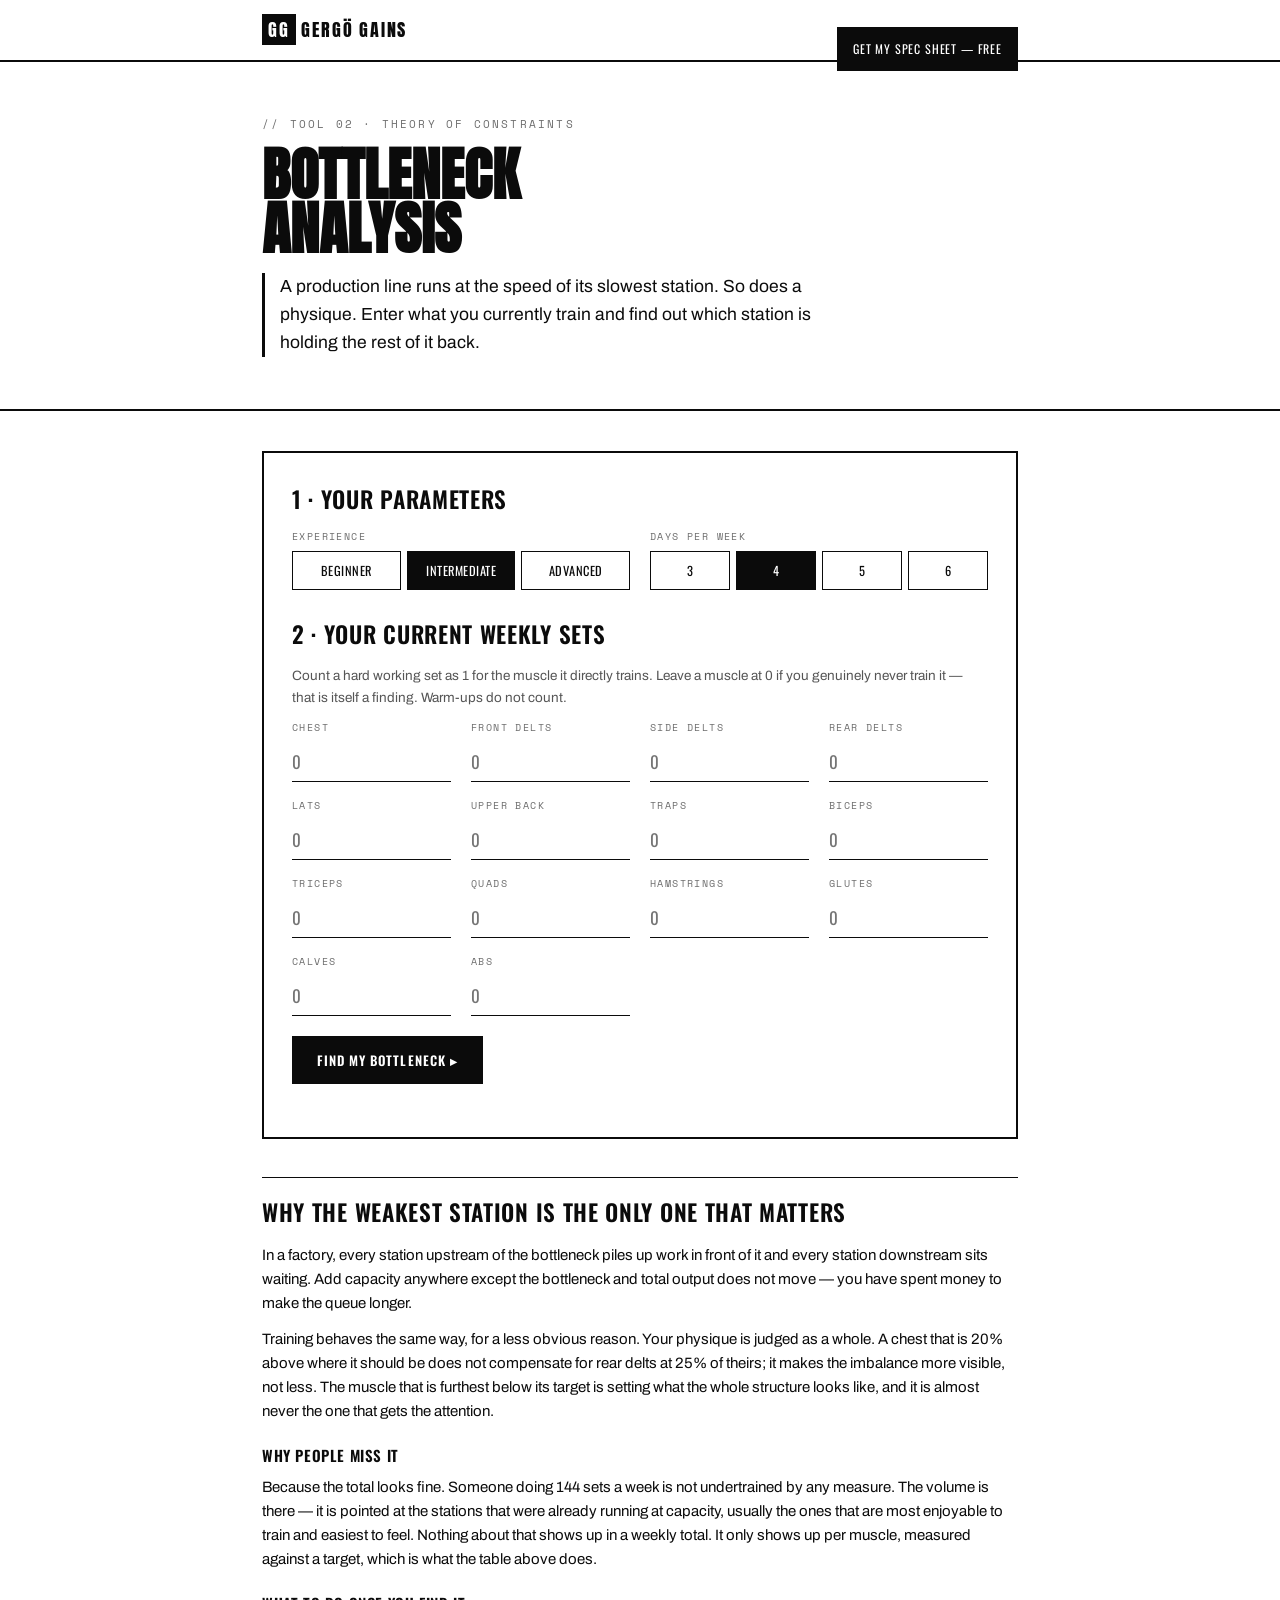
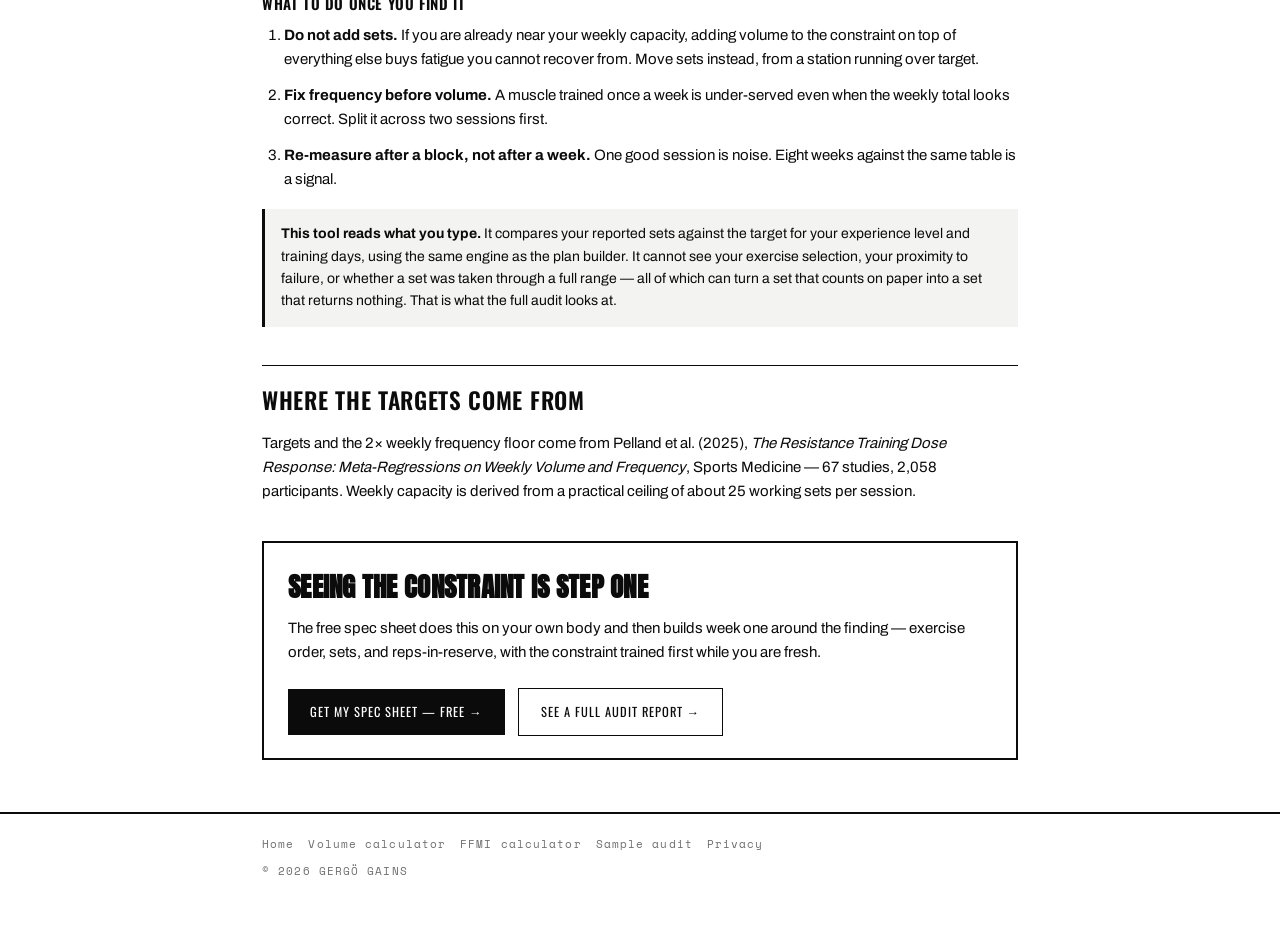
<file: bottleneck-analysis.html>
<!DOCTYPE html>
<html lang="en">
<head>
<meta charset="UTF-8">
<meta name="viewport" content="width=device-width, initial-scale=1.0">
<title>Bottleneck Analysis for Training — Find the Muscle Limiting You | Gergö Gains</title>
<meta name="description" content="Enter your current weekly sets per muscle and see which one is the constraint. Utilisation profile, push-to-pull ratio, and why adding volume anywhere else changes nothing.">
<meta name="robots" content="index,follow">
<link rel="canonical" href="https://gergogains.com/bottleneck-analysis.html">
<meta property="og:type" content="article">
<meta property="og:site_name" content="Gergö Gains">
<meta property="og:title" content="Bottleneck Analysis for Training — Find the Muscle Limiting You">
<meta property="og:description" content="Enter your weekly sets per muscle and see which one is actually the constraint.">
<meta property="og:url" content="https://gergogains.com/bottleneck-analysis.html">
<meta property="og:image" content="https://gergogains.com/assets/img/og-image.jpg">
<link rel="icon" href="assets/img/favicon.svg" type="image/svg+xml">
<link rel="stylesheet" href="assets/css/fonts.css">
<link rel="stylesheet" href="assets/css/tool.css">
</head>
<body>

<nav class="th"><div class="in">
  <div class="logo"><a href="index.html"><span class="gg">GG</span> GERGÖ GAINS</a></div>
  <a class="cta" href="index.html#build">Get my spec sheet — free</a>
</div></nav>

<header class="hd"><div class="wrap">
  <div class="kick">// Tool 02 · Theory of constraints</div>
  <h1>Bottleneck<br>analysis</h1>
  <p class="lede">A production line runs at the speed of its slowest station. So does
  a physique. Enter what you currently train and find out which station is holding the
  rest of it back.</p>
</div></header>

<main class="wrap">

<div class="tool">
  <h2>1 · Your parameters</h2>
  <div class="fields">
    <div class="f"><label>Experience</label>
      <div class="seg" id="exp">
        <button data-v="beginner">Beginner</button>
        <button data-v="intermediate" class="sel">Intermediate</button>
        <button data-v="advanced">Advanced</button>
      </div>
    </div>
    <div class="f"><label>Days per week</label>
      <div class="seg" id="days">
        <button data-v="3">3</button><button data-v="4" class="sel">4</button>
        <button data-v="5">5</button><button data-v="6">6</button>
      </div>
    </div>
  </div>

  <h2 style="margin-top:26px;">2 · Your current weekly sets</h2>
  <p style="font-size:13.5px;color:#555;">Count a hard working set as 1 for the muscle
  it directly trains. Leave a muscle at 0 if you genuinely never train it — that is
  itself a finding. Warm-ups do not count.</p>
  <div class="fields" id="setFields"></div>

  <button class="go" id="run">Find my bottleneck &#9656;</button>
  <div class="err" id="err"></div>

  <div class="out" id="out">
    <div class="stat">
      <div><div class="k">Constraint</div><div class="v" id="sCon">—</div><div class="n" id="sConN">&nbsp;</div></div>
      <div><div class="k">Your total</div><div class="v" id="sTot">—</div><div class="n">counted sets / week</div></div>
      <div><div class="k">Weekly capacity</div><div class="v" id="sCap">—</div><div class="n">what your days can hold</div></div>
      <div><div class="k">Push : pull</div><div class="v" id="sPP">—</div><div class="n">target ≈ 1 : 1.1</div></div>
    </div>
    <div class="note" id="verdict"></div>
    <div class="scroller">
      <table class="t">
        <thead><tr><th>Muscle</th><th>Yours / target</th><th style="width:30%">&nbsp;</th><th>Util.</th><th>Status</th></tr></thead>
        <tbody id="rows"></tbody>
      </table>
    </div>
  </div>
</div>

<h2>Why the weakest station is the only one that matters</h2>
<p>In a factory, every station upstream of the bottleneck piles up work in front of it
and every station downstream sits waiting. Add capacity anywhere except the bottleneck
and total output does not move — you have spent money to make the queue longer.</p>
<p>Training behaves the same way, for a less obvious reason. Your physique is judged as
a whole. A chest that is 20% above where it should be does not compensate for rear
delts at 25% of theirs; it makes the imbalance more visible, not less. The muscle that
is furthest below its target is setting what the whole structure looks like, and it is
almost never the one that gets the attention.</p>

<h3>Why people miss it</h3>
<p>Because the total looks fine. Someone doing 144 sets a week is not undertrained by
any measure. The volume is there — it is pointed at the stations that were already
running at capacity, usually the ones that are most enjoyable to train and easiest to
feel. Nothing about that shows up in a weekly total. It only shows up per muscle,
measured against a target, which is what the table above does.</p>

<h3>What to do once you find it</h3>
<ol>
  <li><b>Do not add sets.</b> If you are already near your weekly capacity, adding
  volume to the constraint on top of everything else buys fatigue you cannot recover
  from. Move sets instead, from a station running over target.</li>
  <li><b>Fix frequency before volume.</b> A muscle trained once a week is under-served
  even when the weekly total looks correct. Split it across two sessions first.</li>
  <li><b>Re-measure after a block, not after a week.</b> One good session is noise.
  Eight weeks against the same table is a signal.</li>
</ol>

<div class="note">
<b>This tool reads what you type.</b> It compares your reported sets against the target
for your experience level and training days, using the same engine as the plan
builder. It cannot see your exercise selection, your proximity to failure, or whether
a set was taken through a full range — all of which can turn a set that counts on
paper into a set that returns nothing. That is what the full audit looks at.
</div>

<h2>Where the targets come from</h2>
<p>Targets and the 2× weekly frequency floor come from Pelland et al. (2025),
<i>The Resistance Training Dose Response: Meta-Regressions on Weekly Volume and
Frequency</i>, Sports Medicine — 67 studies, 2,058 participants. Weekly capacity is
derived from a practical ceiling of about 25 working sets per session.</p>

<div class="cta">
  <h3>Seeing the constraint is step one</h3>
  <p>The free spec sheet does this on your own body and then builds week one around
  the finding — exercise order, sets, and reps-in-reserve, with the constraint
  trained first while you are fresh.</p>
  <a class="b" href="index.html#build">Get my spec sheet — free &rarr;</a>
  <a class="b alt" href="audit-sample.html">See a full audit report &rarr;</a>
</div>

</main>

<footer class="tf"><div class="wrap">
  <a href="index.html">Home</a><a href="volume-calculator.html">Volume calculator</a><a href="ffmi-calculator.html">FFMI calculator</a><a href="audit-sample.html">Sample audit</a><a href="privacy.html">Privacy</a>
  <div style="margin-top:10px;">© 2026 GERGÖ GAINS</div>
</div></footer>

<script src="assets/js/config.js"></script>
<script src="assets/js/exercise-db.js"></script>
<script src="assets/js/programming.js"></script>
<script src="assets/js/consent.js" defer></script>
<script src="assets/js/tool-common.js"></script>
<script>
(function(){
  var DB = window.GG_DB, E = window.GG_ENGINE;
  var state = { exp: GGTool.seg('exp'), days: GGTool.seg('days') };
  GGTool.onSeg('exp',  function(v){ state.exp = v; });
  GGTool.onSeg('days', function(v){ state.days = v; });

  // One numeric field per muscle, generated from the exercise DB so this page
  // can never drift out of sync with the engine's muscle list.
  document.getElementById('setFields').innerHTML = DB.MUSCLES.map(function(m){
    return '<div class="f"><label>' + GGTool.esc(DB.LABEL[m]) + '</label>' +
           '<input type="number" id="in_' + m + '" placeholder="0" min="0" max="60" step="1"></div>';
  }).join('');

  var PUSH = ['chest','front_delt','triceps'];
  var PULL = ['lats','upper_back','rear_delt','biceps'];

  document.getElementById('run').onclick = function(){
    var err = document.getElementById('err');
    var mine = {}, total = 0, entered = 0;

    for (var i = 0; i < DB.MUSCLES.length; i++) {
      var m = DB.MUSCLES[i];
      var raw = document.getElementById('in_' + m).value;
      var v = raw === '' ? 0 : parseFloat(raw);
      if (!isFinite(v) || v < 0 || v > 60) {
        err.textContent = 'Check ' + DB.LABEL[m] + ' — sets must be a number between 0 and 60.';
        document.getElementById('out').classList.remove('on');
        return;
      }
      if (raw !== '') entered++;
      mine[m] = v; total += v;
    }
    if (entered === 0 || total === 0) {
      err.textContent = 'Enter your weekly sets for at least one muscle.';
      document.getElementById('out').classList.remove('on');
      return;
    }
    err.textContent = '';

    var t = E.targets({ exp: state.exp, days: +state.days, goal: 'aesthetics', weak: [] });
    var cap = Math.round(E.capacity({ days: +state.days }));

    var rows = DB.MUSCLES.map(function(m){
      return { m: m, mine: mine[m], target: t[m], util: t[m] ? mine[m] / t[m] : 1 };
    }).sort(function(a,b){ return a.util - b.util; });

    var con = rows[0];
    document.getElementById('sCon').textContent  = DB.LABEL[con.m];
    document.getElementById('sConN').textContent = Math.round(con.util * 100) + '% of target · ' + con.mine + ' of ' + con.target + ' sets';
    document.getElementById('sTot').textContent  = Math.round(total);
    document.getElementById('sCap').textContent  = '~' + cap;

    var push = PUSH.reduce(function(a,m){ return a + mine[m]; }, 0);
    var pull = PULL.reduce(function(a,m){ return a + mine[m]; }, 0);
    document.getElementById('sPP').textContent = pull > 0
      ? (push / pull).toFixed(2) + ' : 1'
      : (push > 0 ? 'no pull' : '—');

    document.getElementById('rows').innerHTML = rows.map(function(r){
      var pct = Math.round(r.util * 100);
      var over = r.util > 1;
      var status = r.util < 0.5 ? 'STARVED' : r.util < 0.85 ? 'UNDER' : r.util <= 1.15 ? 'IN BAND' : 'OVER';
      return '<tr' + (r === con ? ' class="hi"' : '') + '>' +
             '<td>' + GGTool.esc(DB.LABEL[r.m]) + (r === con ? ' <span class="chip">CONSTRAINT</span>' : '') + '</td>' +
             '<td class="n">' + r.mine + ' / ' + r.target + '</td>' +
             '<td><div class="bar' + (over ? ' over' : '') + '"><i style="width:' + Math.min(pct, 100) + '%"></i></div></td>' +
             '<td class="n">' + pct + '%</td>' +
             '<td class="n">' + status + '</td></tr>';
    }).join('');

    // The interesting case is a programme that is busy but badly aimed, so say
    // which of the two problems this actually is rather than just naming a muscle.
    var overTarget = rows.filter(function(r){ return r.util > 1.15; });
    var msg = '<b>Your constraint is ' + GGTool.esc(DB.LABEL[con.m]) + '</b>, running at ' +
              Math.round(con.util * 100) + '% of its target. ';
    if (overTarget.length) {
      // Something starved while something else runs over: that is an allocation
      // problem regardless of how full the week is, and it is the cheapest fix
      // available because the sets already exist.
      var donor = overTarget[overTarget.length - 1];
      msg += 'This is not a volume problem — it is an allocation problem. ' +
             GGTool.esc(DB.LABEL[donor.m]) + ' is running at ' +
             Math.round(donor.util * 100) + '% of its own target while this one starves. ' +
             'Moving sets across costs you no extra time, and you are using ' +
             Math.round(total / cap * 100) + '% of what ' + state.days +
             ' sessions can hold.';
    } else if (total < cap * 0.6) {
      msg += 'Nothing is over target, and you are using only ' +
             Math.round(total / cap * 100) + '% of your weekly capacity — so add here ' +
             'directly rather than moving sets across.';
    } else {
      msg += 'Nothing is over target, so there are no cheap sets to move. Raise this one ' +
             'toward target before adding anywhere else — output is set by the slowest ' +
             'station, not the average one.';
    }
    document.getElementById('verdict').innerHTML = msg;
    document.getElementById('out').classList.add('on');
  };
})();
</script>
</body>
</html>
</file>
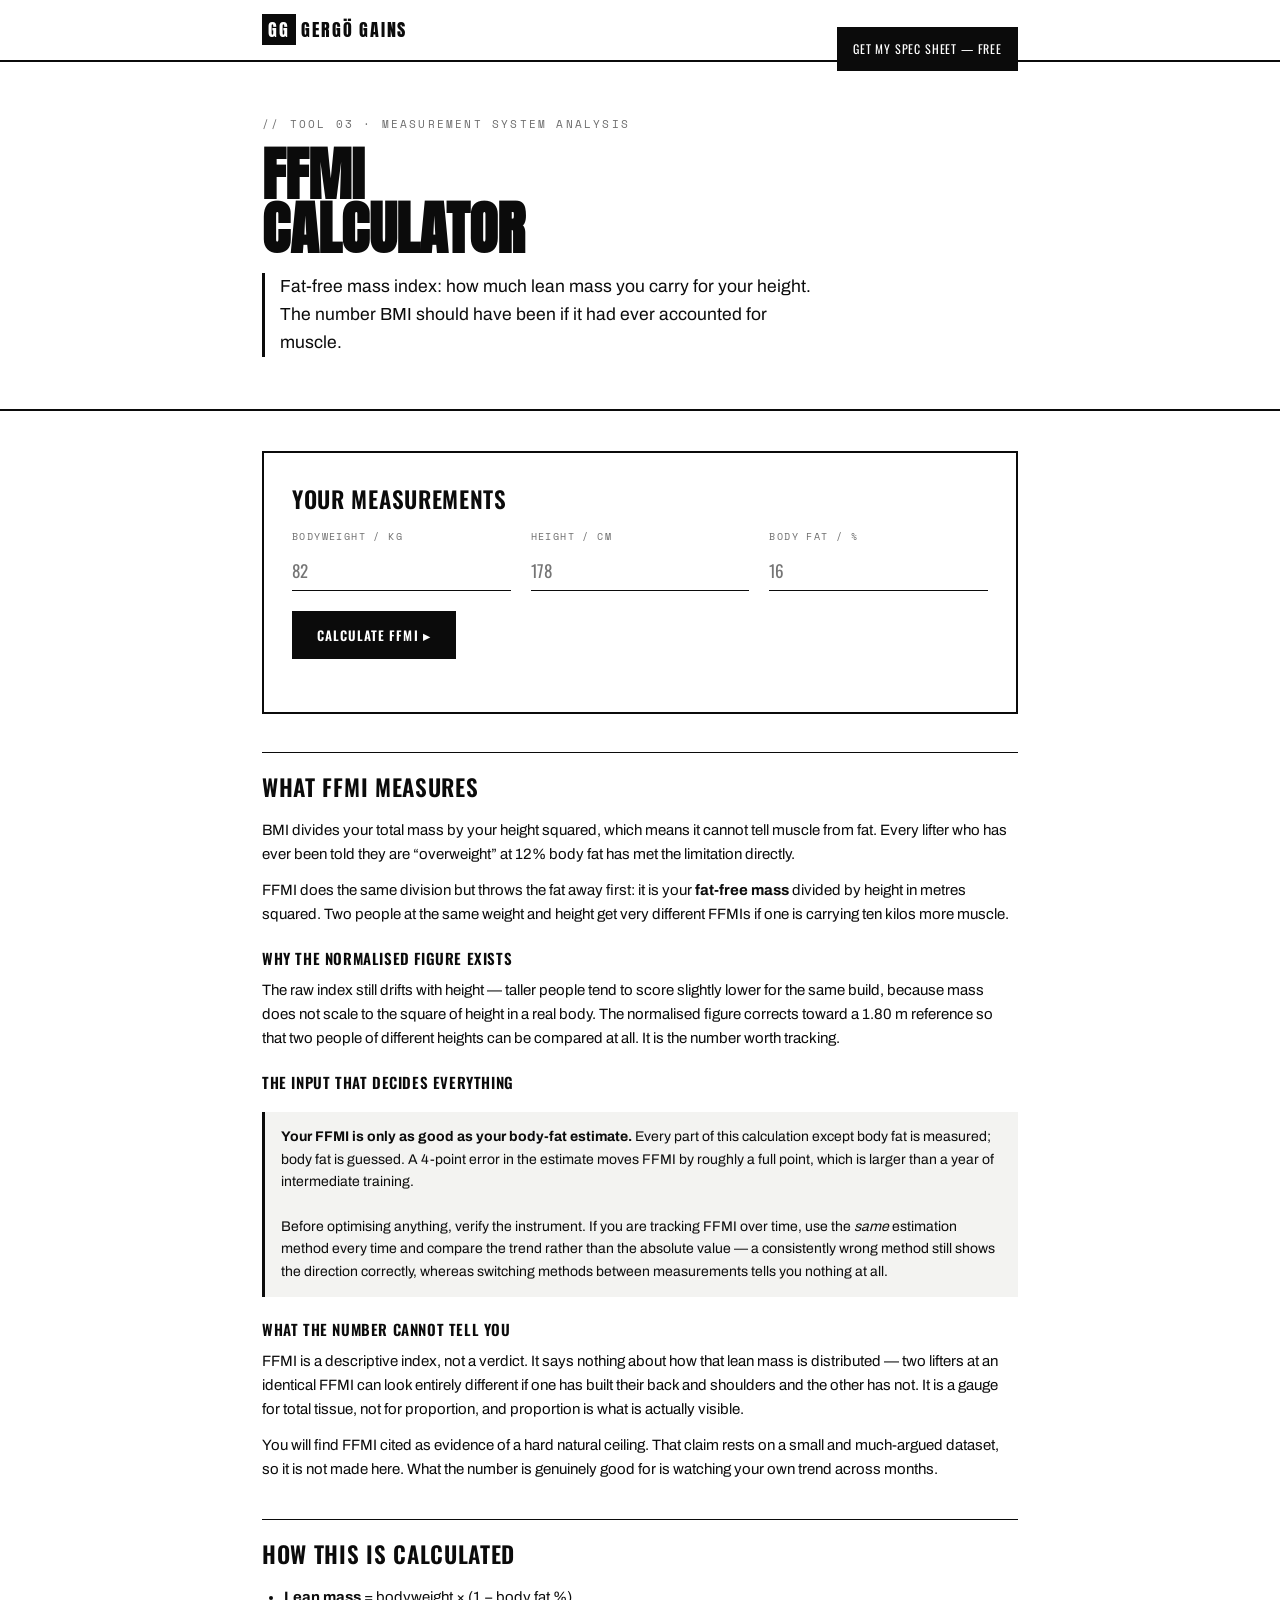
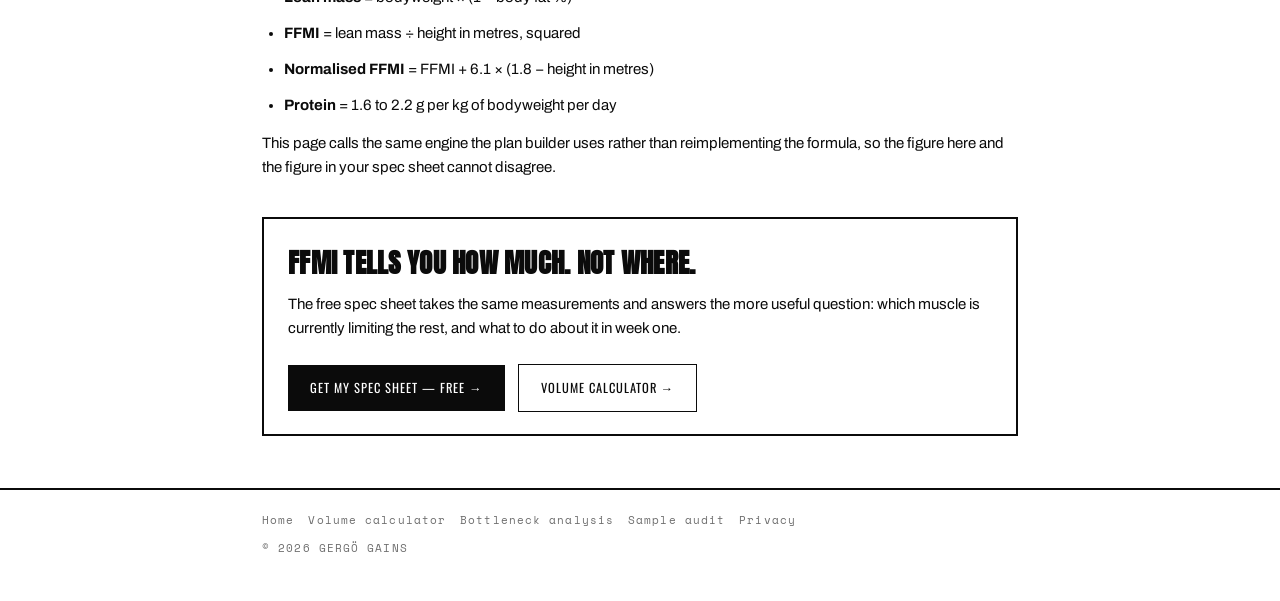
<file: ffmi-calculator.html>
<!DOCTYPE html>
<html lang="en">
<head>
<meta charset="UTF-8">
<meta name="viewport" content="width=device-width, initial-scale=1.0">
<title>FFMI Calculator — Fat-Free Mass Index, Height-Normalised | Gergö Gains</title>
<meta name="description" content="Calculate your FFMI and normalised FFMI from bodyweight, height and body-fat estimate. What the number measures, why BMI fails for lifters, and what it cannot tell you.">
<meta name="robots" content="index,follow">
<link rel="canonical" href="https://gergogains.com/ffmi-calculator.html">
<meta property="og:type" content="article">
<meta property="og:site_name" content="Gergö Gains">
<meta property="og:title" content="FFMI Calculator — Fat-Free Mass Index, Height-Normalised">
<meta property="og:description" content="Calculate your FFMI and normalised FFMI, and see what the number actually measures.">
<meta property="og:url" content="https://gergogains.com/ffmi-calculator.html">
<meta property="og:image" content="https://gergogains.com/assets/img/og-image.jpg">
<link rel="icon" href="assets/img/favicon.svg" type="image/svg+xml">
<link rel="stylesheet" href="assets/css/fonts.css">
<link rel="stylesheet" href="assets/css/tool.css">
</head>
<body>

<nav class="th"><div class="in">
  <div class="logo"><a href="index.html"><span class="gg">GG</span> GERGÖ GAINS</a></div>
  <a class="cta" href="index.html#build">Get my spec sheet — free</a>
</div></nav>

<header class="hd"><div class="wrap">
  <div class="kick">// Tool 03 · Measurement system analysis</div>
  <h1>FFMI<br>calculator</h1>
  <p class="lede">Fat-free mass index: how much lean mass you carry for your height.
  The number BMI should have been if it had ever accounted for muscle.</p>
</div></header>

<main class="wrap">

<div class="tool">
  <h2>Your measurements</h2>
  <div class="fields">
    <div class="f"><label>Bodyweight / kg</label><input type="number" id="weight" placeholder="82" min="30" max="250" step="0.1"></div>
    <div class="f"><label>Height / cm</label><input type="number" id="height" placeholder="178" min="120" max="230" step="0.5"></div>
    <div class="f"><label>Body fat / %</label><input type="number" id="bf" placeholder="16" min="3" max="60" step="0.5"></div>
  </div>
  <button class="go" id="run">Calculate FFMI &#9656;</button>
  <div class="err" id="err"></div>

  <div class="out" id="out">
    <div class="stat">
      <div><div class="k">FFMI</div><div class="v" id="sRaw">—</div><div class="n">lean mass / height&sup2;</div></div>
      <div><div class="k">Normalised FFMI</div><div class="v" id="sNorm">—</div><div class="n">adjusted to 1.80 m</div></div>
      <div><div class="k">Lean mass</div><div class="v" id="sLean">—</div><div class="n">everything that is not fat</div></div>
      <div><div class="k">Fat mass</div><div class="v" id="sFat">—</div><div class="n">at the % you entered</div></div>
    </div>
    <div class="note" id="band"></div>
    <p style="margin-bottom:0;"><b>Protein target at this bodyweight:</b>
    <span id="prot">—</span> per day, the 1.6&ndash;2.2 g/kg range for
    resistance-trained individuals.</p>
  </div>
</div>

<h2>What FFMI measures</h2>
<p>BMI divides your total mass by your height squared, which means it cannot tell
muscle from fat. Every lifter who has ever been told they are &ldquo;overweight&rdquo;
at 12% body fat has met the limitation directly.</p>
<p>FFMI does the same division but throws the fat away first: it is your
<b>fat-free mass</b> divided by height in metres squared. Two people at the same
weight and height get very different FFMIs if one is carrying ten kilos more muscle.</p>

<h3>Why the normalised figure exists</h3>
<p>The raw index still drifts with height — taller people tend to score slightly lower
for the same build, because mass does not scale to the square of height in a real
body. The normalised figure corrects toward a 1.80 m reference so that two people of
different heights can be compared at all. It is the number worth tracking.</p>

<h3>The input that decides everything</h3>
<div class="note">
<b>Your FFMI is only as good as your body-fat estimate.</b> Every part of this
calculation except body fat is measured; body fat is guessed. A 4-point error in the
estimate moves FFMI by roughly a full point, which is larger than a year of
intermediate training.<br><br>
Before optimising anything, verify the instrument. If you are tracking FFMI over time,
use the <i>same</i> estimation method every time and compare the trend rather than the
absolute value — a consistently wrong method still shows the direction correctly,
whereas switching methods between measurements tells you nothing at all.
</div>

<h3>What the number cannot tell you</h3>
<p>FFMI is a descriptive index, not a verdict. It says nothing about how that lean
mass is distributed — two lifters at an identical FFMI can look entirely different if
one has built their back and shoulders and the other has not. It is a gauge for total
tissue, not for proportion, and proportion is what is actually visible.</p>
<p>You will find FFMI cited as evidence of a hard natural ceiling. That claim rests on
a small and much-argued dataset, so it is not made here. What the number is genuinely
good for is watching your own trend across months.</p>

<h2>How this is calculated</h2>
<ul>
  <li><b>Lean mass</b> = bodyweight × (1 − body fat %)</li>
  <li><b>FFMI</b> = lean mass ÷ height in metres, squared</li>
  <li><b>Normalised FFMI</b> = FFMI + 6.1 × (1.8 − height in metres)</li>
  <li><b>Protein</b> = 1.6 to 2.2 g per kg of bodyweight per day</li>
</ul>
<p>This page calls the same engine the plan builder uses rather than reimplementing
the formula, so the figure here and the figure in your spec sheet cannot disagree.</p>

<div class="cta">
  <h3>FFMI tells you how much. Not where.</h3>
  <p>The free spec sheet takes the same measurements and answers the more useful
  question: which muscle is currently limiting the rest, and what to do about it in
  week one.</p>
  <a class="b" href="index.html#build">Get my spec sheet — free &rarr;</a>
  <a class="b alt" href="volume-calculator.html">Volume calculator &rarr;</a>
</div>

</main>

<footer class="tf"><div class="wrap">
  <a href="index.html">Home</a><a href="volume-calculator.html">Volume calculator</a><a href="bottleneck-analysis.html">Bottleneck analysis</a><a href="audit-sample.html">Sample audit</a><a href="privacy.html">Privacy</a>
  <div style="margin-top:10px;">© 2026 GERGÖ GAINS</div>
</div></footer>

<script src="assets/js/config.js"></script>
<script src="assets/js/exercise-db.js"></script>
<script src="assets/js/programming.js"></script>
<script src="assets/js/consent.js" defer></script>
<script src="assets/js/tool-common.js"></script>
<script>
(function(){
  var E = window.GG_ENGINE;

  document.getElementById('run').onclick = function(){
    var err = document.getElementById('err');
    var w  = GGTool.num('weight', 30, 250);
    var h  = GGTool.num('height', 120, 230);
    var bf = GGTool.num('bf', 3, 60);

    if (w === null || h === null || bf === null) {
      err.textContent = 'Enter a bodyweight (30-250 kg), height (120-230 cm) and body fat (3-60%).';
      document.getElementById('out').classList.remove('on');
      return;
    }
    err.textContent = '';

    // ffmi() is the engine's own function — this page does not carry a copy of
    // the formula, so the two can never disagree.
    var f = E.ffmi({ weight: w, height: h, bf: bf });
    var fat = w - f.lean;

    document.getElementById('sRaw').textContent  = f.raw.toFixed(1);
    document.getElementById('sNorm').textContent = f.norm.toFixed(1);
    document.getElementById('sLean').textContent = f.lean.toFixed(1) + ' kg';
    document.getElementById('sFat').textContent  = fat.toFixed(1) + ' kg';
    document.getElementById('prot').textContent  = Math.round(w * 1.6) + '-' + Math.round(w * 2.2) + ' g';

    var n = f.norm, where;
    if      (n < 18) where = 'below the typical untrained range';
    else if (n < 20) where = 'in the range typical of untrained adults';
    else if (n < 22) where = 'above the untrained range — consistent with a period of consistent training';
    else if (n < 24) where = 'well above the untrained range';
    else             where = 'at the top of the range usually reported in trained populations';

    document.getElementById('band').innerHTML =
      '<b>Normalised FFMI ' + n.toFixed(1) + '</b> sits ' + where + '. ' +
      'Treat this as description, not assessment: the figure moves by about a full ' +
      'point for every 4 points of error in your body-fat estimate, so the trend ' +
      'across months is worth far more than today&rsquo;s number.';

    document.getElementById('out').classList.add('on');
  };
})();
</script>
</body>
</html>
</file>
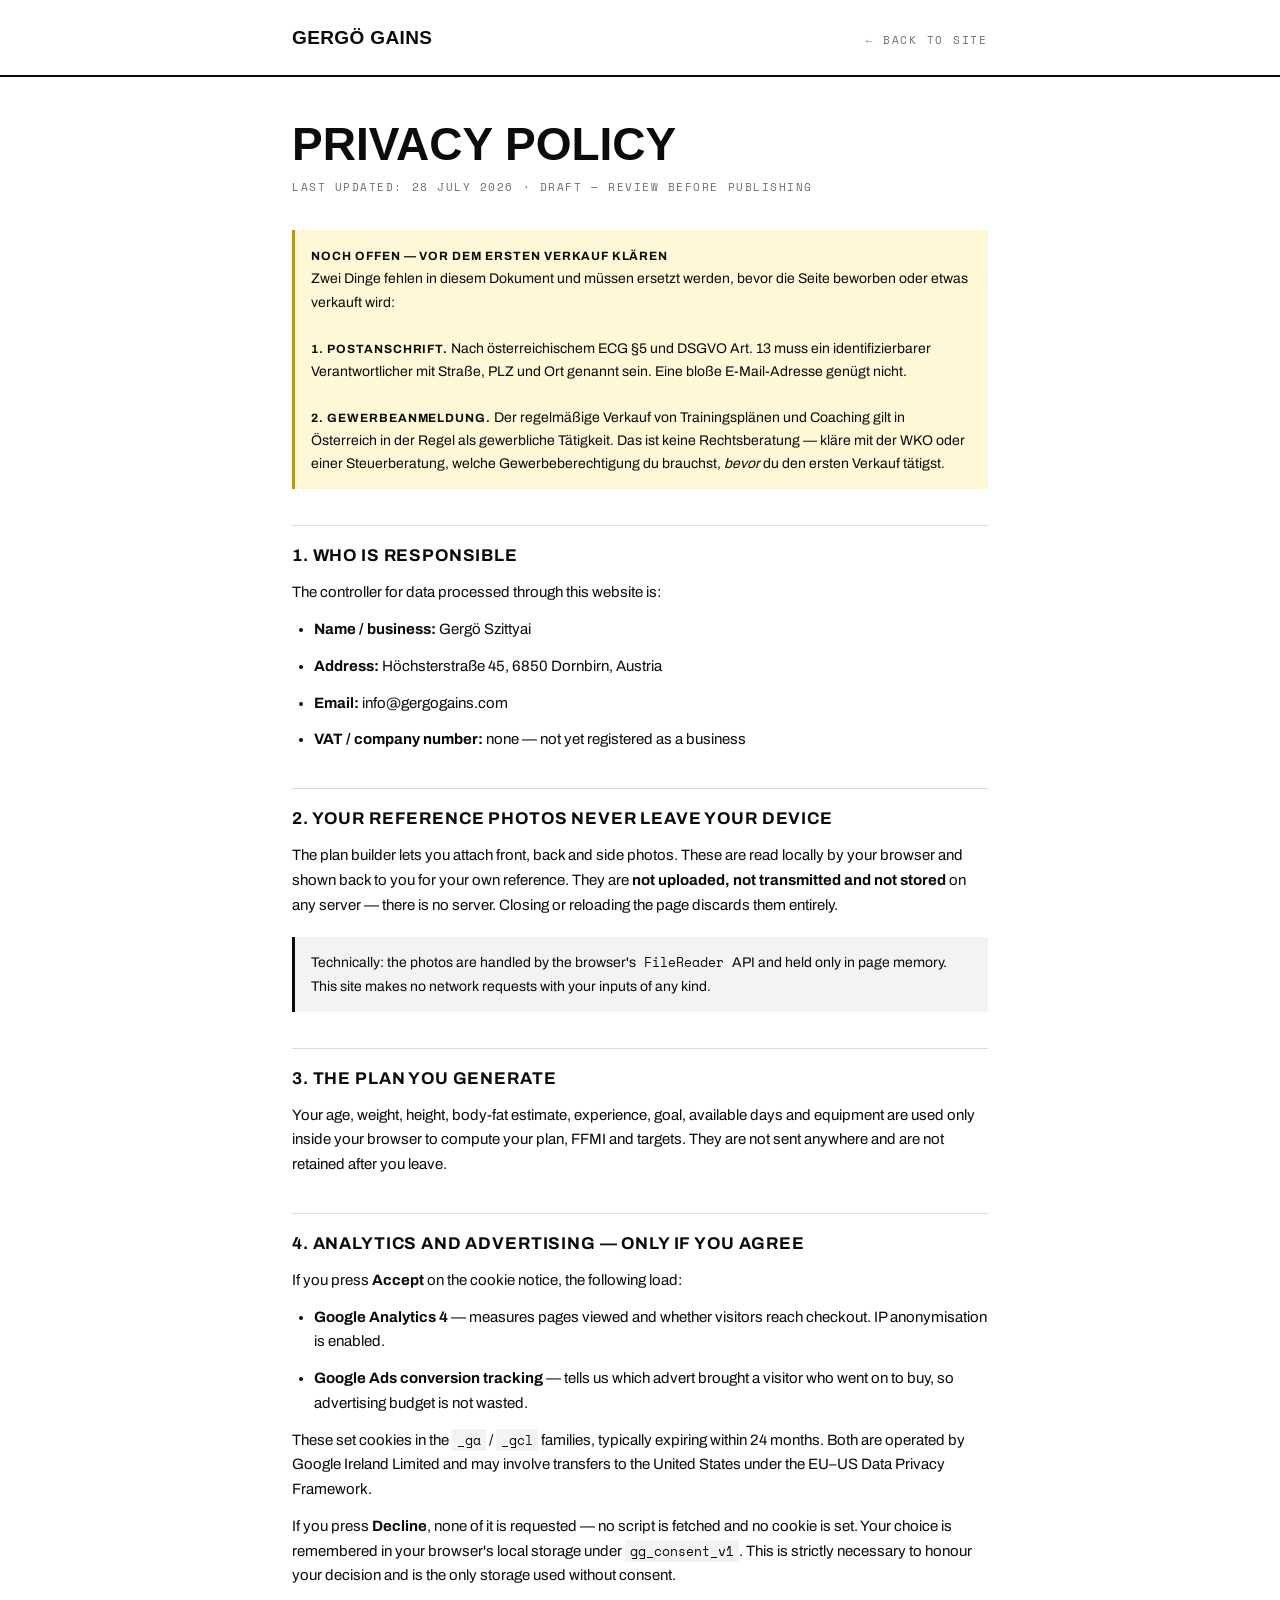
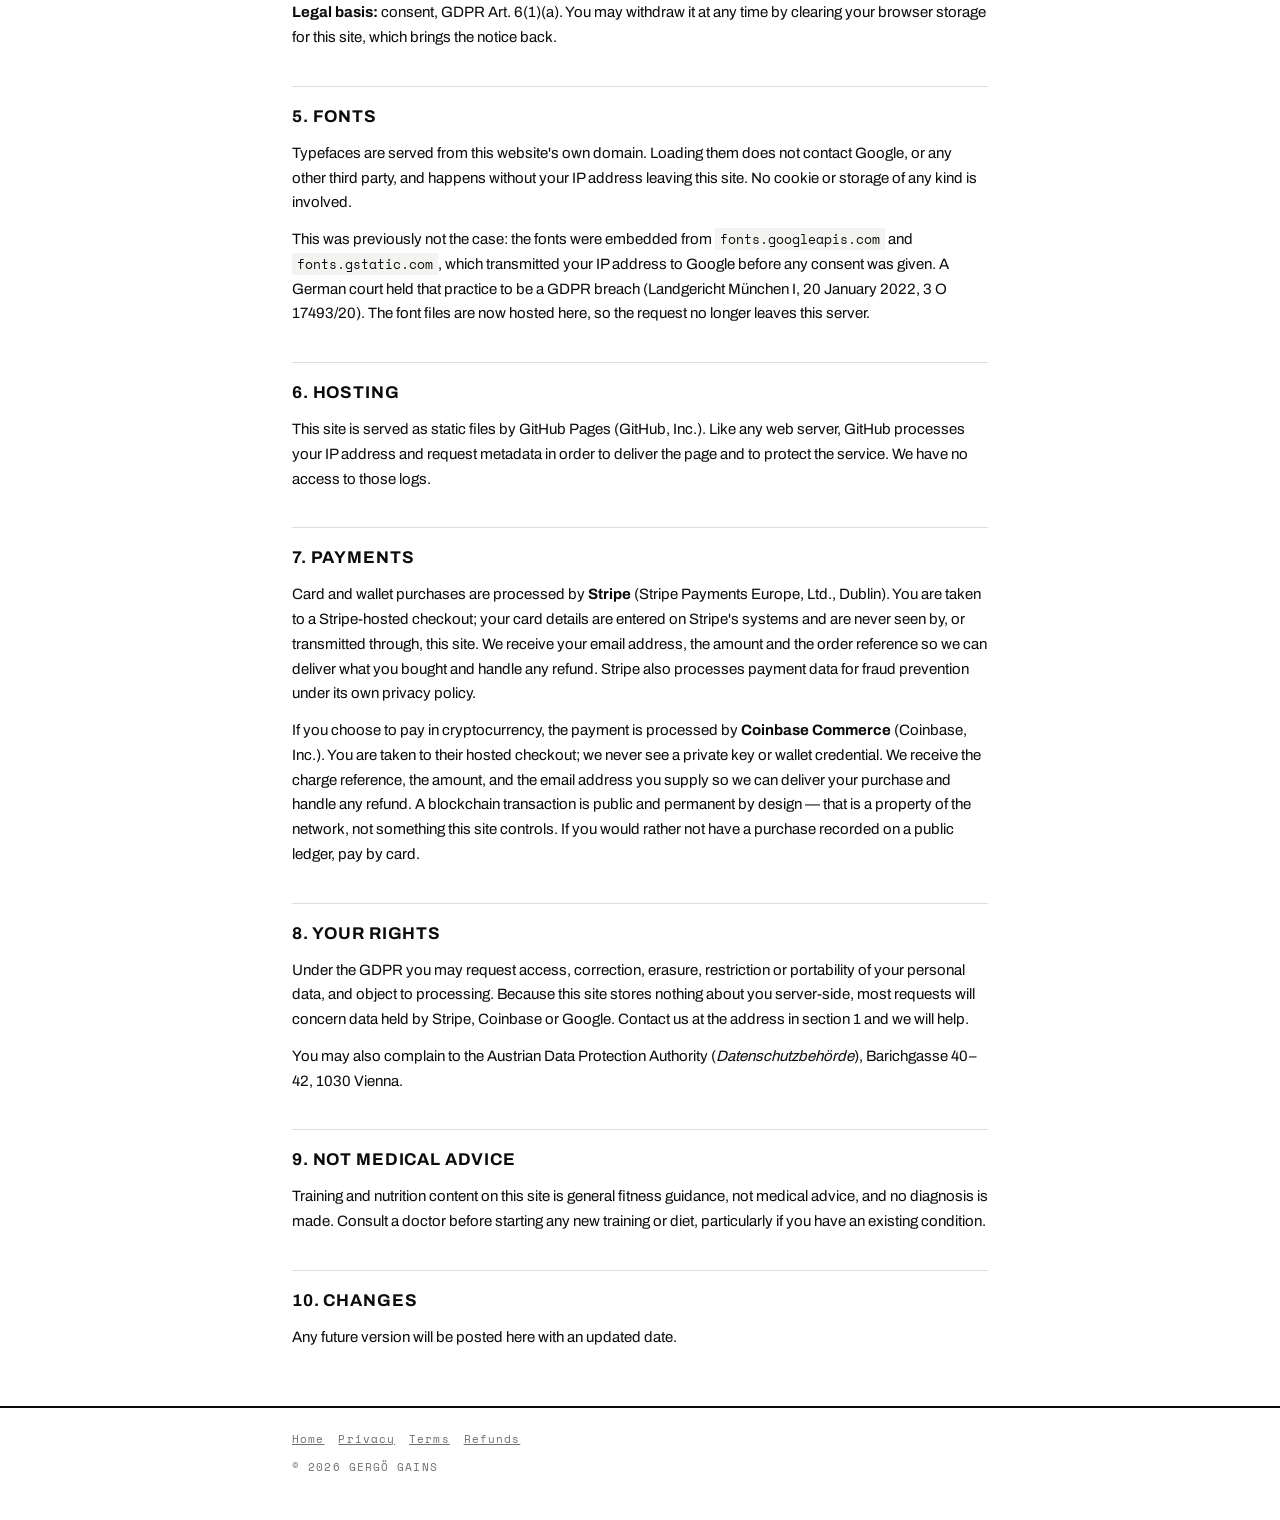
<file: privacy.html>
<!DOCTYPE html>
<html lang="en">
<head>
<meta charset="UTF-8">
<meta name="viewport" content="width=device-width, initial-scale=1.0">
<title>Privacy Policy — Gergö Gains</title>
<meta name="description" content="How Gergö Gains handles your data.">
<meta name="robots" content="index,follow">
<link rel="icon" href="assets/img/favicon.svg" type="image/svg+xml">
<link rel="stylesheet" href="assets/css/fonts.css">
<link rel="stylesheet" href="assets/css/legal.css">
</head>
<body>
<header class="lh"><div class="in">
  <div class="logo"><a href="index.html">GERGÖ GAINS</a></div>
  <a class="back" href="index.html">&larr; Back to site</a>
</div></header>

<main class="wrap">
<h1>Privacy Policy</h1>
<div class="meta">Last updated: 28 July 2026 · Draft — review before publishing</div>

<div class="todo"><b>Noch offen &mdash; vor dem ersten Verkauf kl&auml;ren</b><br>Zwei Dinge fehlen in diesem Dokument und m&uuml;ssen ersetzt werden, bevor die Seite beworben oder etwas verkauft wird:<br><br><b>1. Postanschrift.</b> Nach &ouml;sterreichischem ECG &sect;5 und DSGVO Art.&nbsp;13 muss ein identifizierbarer Verantwortlicher mit Stra&szlig;e, PLZ und Ort genannt sein. Eine blo&szlig;e E-Mail-Adresse gen&uuml;gt nicht.<br><br><b>2. Gewerbeanmeldung.</b> Der regelm&auml;&szlig;ige Verkauf von Trainingspl&auml;nen und Coaching gilt in &Ouml;sterreich in der Regel als gewerbliche T&auml;tigkeit. Das ist keine Rechtsberatung &mdash; kl&auml;re mit der WKO oder einer Steuerberatung, welche Gewerbeberechtigung du brauchst, <i>bevor</i> du den ersten Verkauf t&auml;tigst.</div>

<h2>1. Who is responsible</h2>
<p>The controller for data processed through this website is:</p>
<ul>
  <li><b>Name / business:</b> Gergö Szittyai</li>
  <li><b>Address:</b> Höchsterstraße 45, 6850 Dornbirn, Austria</li>
  <li><b>Email:</b> info@gergogains.com</li>
  <li><b>VAT / company number:</b> none — not yet registered as a business</li>
</ul>

<h2>2. Your reference photos never leave your device</h2>
<p>The plan builder lets you attach front, back and side photos. These are read
locally by your browser and shown back to you for your own reference. They are
<b>not uploaded, not transmitted and not stored</b> on any server — there is no
server. Closing or reloading the page discards them entirely.</p>
<div class="note">Technically: the photos are handled by the browser's
<code>FileReader</code> API and held only in page memory. This site makes no
network requests with your inputs of any kind.</div>

<h2>3. The plan you generate</h2>
<p>Your age, weight, height, body-fat estimate, experience, goal, available days
and equipment are used only inside your browser to compute your plan, FFMI and
targets. They are not sent anywhere and are not retained after you leave.</p>

<h2>4. Analytics and advertising — only if you agree</h2>
<p>If you press <b>Accept</b> on the cookie notice, the following load:</p>
<ul>
  <li><b>Google Analytics 4</b> — measures pages viewed and whether visitors reach checkout.
      IP anonymisation is enabled.</li>
  <li><b>Google Ads conversion tracking</b> — tells us which advert brought a visitor
      who went on to buy, so advertising budget is not wasted.</li>
</ul>
<p>These set cookies in the <code>_ga</code> / <code>_gcl</code> families, typically
expiring within 24 months. Both are operated by Google Ireland Limited and may
involve transfers to the United States under the EU–US Data Privacy Framework.</p>
<p>If you press <b>Decline</b>, none of it is requested — no script is fetched and
no cookie is set. Your choice is remembered in your browser's local storage under
<code>gg_consent_v1</code>. This is strictly necessary to honour your decision and
is the only storage used without consent.</p>
<p><b>Legal basis:</b> consent, GDPR Art. 6(1)(a). You may withdraw it at any time
by clearing your browser storage for this site, which brings the notice back.</p>

<h2>5. Fonts</h2>
<p>Typefaces are served from this website's own domain. Loading them does not
contact Google, or any other third party, and happens without your IP address
leaving this site. No cookie or storage of any kind is involved.</p>
<p>This was previously not the case: the fonts were embedded from
<code>fonts.googleapis.com</code> and <code>fonts.gstatic.com</code>, which
transmitted your IP address to Google before any consent was given. A German
court held that practice to be a GDPR breach (Landgericht München I,
20 January 2022, 3 O 17493/20). The font files are now hosted here, so the
request no longer leaves this server.</p>

<h2>6. Hosting</h2>
<p>This site is served as static files by GitHub Pages (GitHub, Inc.). Like any web
server, GitHub processes your IP address and request metadata in order to deliver
the page and to protect the service. We have no access to those logs.</p>

<h2>7. Payments</h2>
<p>Card and wallet purchases are processed by <b>Stripe</b> (Stripe Payments
Europe, Ltd., Dublin). You are taken to a Stripe-hosted checkout; your card
details are entered on Stripe's systems and are never seen by, or transmitted
through, this site. We receive your email address, the amount and the order
reference so we can deliver what you bought and handle any refund. Stripe also
processes payment data for fraud prevention under its own privacy policy.</p>
<p>If you choose to pay in cryptocurrency, the payment is processed by
<b>Coinbase Commerce</b> (Coinbase, Inc.). You are taken to their hosted checkout;
we never see a private key or wallet credential. We receive the charge reference,
the amount, and the email address you supply so we can deliver your purchase and
handle any refund. A blockchain transaction is public and permanent by design —
that is a property of the network, not something this site controls. If you would
rather not have a purchase recorded on a public ledger, pay by card.</p>

<h2>8. Your rights</h2>
<p>Under the GDPR you may request access, correction, erasure, restriction or
portability of your personal data, and object to processing. Because this site
stores nothing about you server-side, most requests will concern data held by
Stripe, Coinbase or Google. Contact us at the address in section 1 and we will help.</p>
<p>You may also complain to the Austrian Data Protection Authority
(<i>Datenschutzbehörde</i>), Barichgasse 40–42, 1030 Vienna.</p>

<h2>9. Not medical advice</h2>
<p>Training and nutrition content on this site is general fitness guidance, not
medical advice, and no diagnosis is made. Consult a doctor before starting any new
training or diet, particularly if you have an existing condition.</p>

<h2>10. Changes</h2>
<p>Any future version will be posted here with an updated date.</p>
</main>

<footer class="lf"><div class="wrap">
  <a href="index.html">Home</a><a href="privacy.html">Privacy</a><a href="terms.html">Terms</a><a href="refund.html">Refunds</a>
  <div style="margin-top:10px;">© 2026 GERGÖ GAINS</div>
</div></footer>
</body>
</html>
</file>
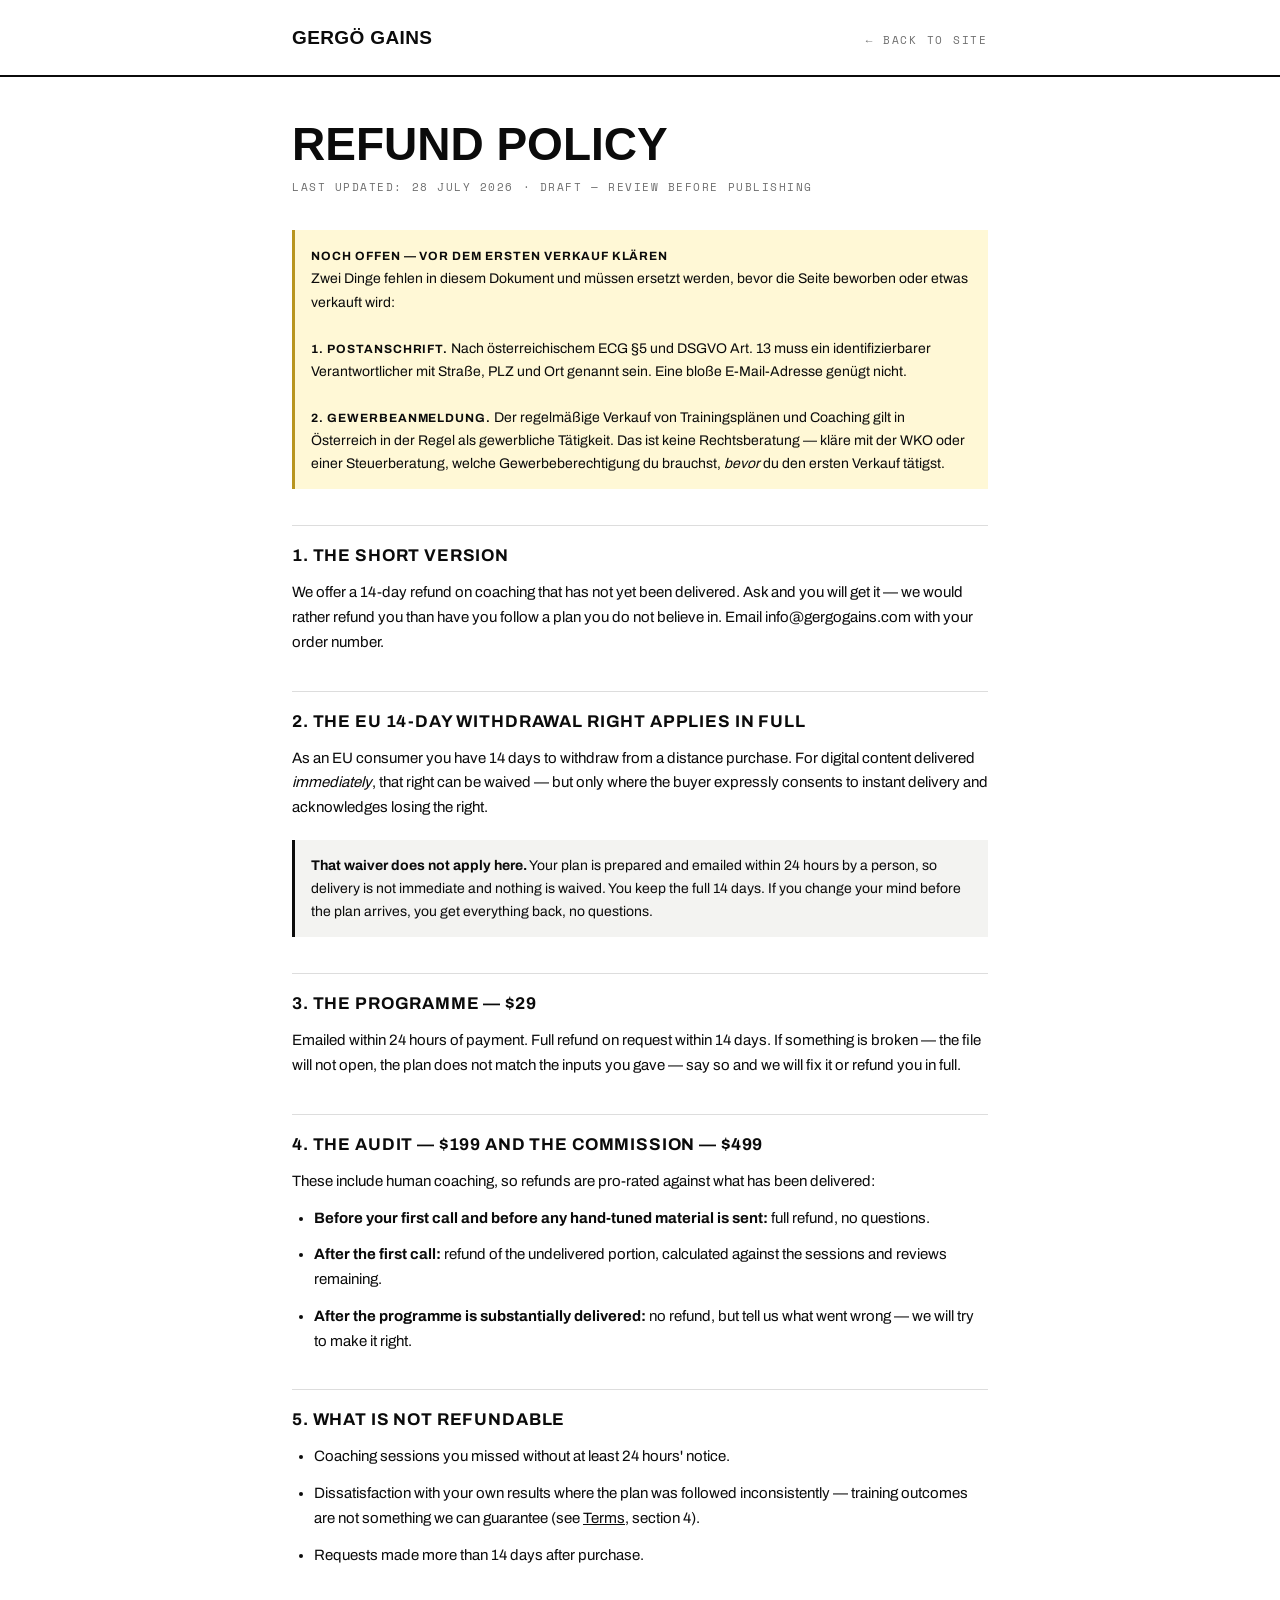
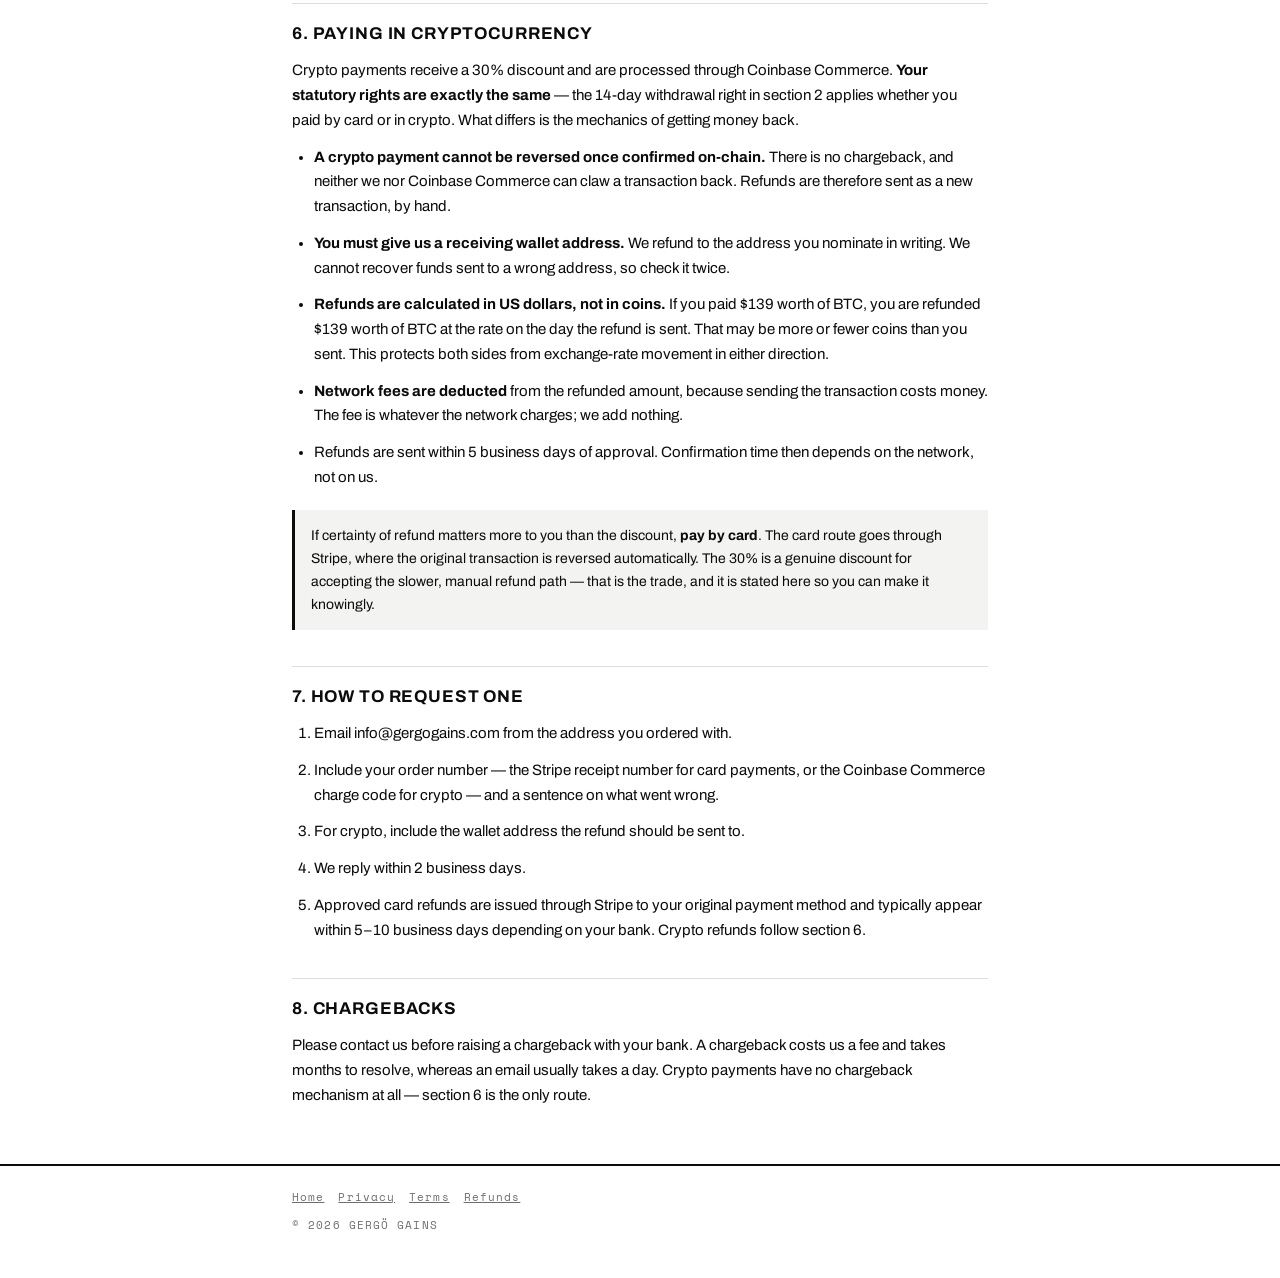
<file: refund.html>
<!DOCTYPE html>
<html lang="en">
<head>
<meta charset="UTF-8">
<meta name="viewport" content="width=device-width, initial-scale=1.0">
<title>Refund Policy — Gergö Gains</title>
<meta name="description" content="Refunds and the EU 14-day withdrawal right at Gergö Gains.">
<meta name="robots" content="index,follow">
<link rel="icon" href="assets/img/favicon.svg" type="image/svg+xml">
<link rel="stylesheet" href="assets/css/fonts.css">
<link rel="stylesheet" href="assets/css/legal.css">
</head>
<body>
<header class="lh"><div class="in">
  <div class="logo"><a href="index.html">GERGÖ GAINS</a></div>
  <a class="back" href="index.html">&larr; Back to site</a>
</div></header>

<main class="wrap">
<h1>Refund Policy</h1>
<div class="meta">Last updated: 28 July 2026 · Draft — review before publishing</div>

<div class="todo"><b>Noch offen &mdash; vor dem ersten Verkauf kl&auml;ren</b><br>Zwei Dinge fehlen in diesem Dokument und m&uuml;ssen ersetzt werden, bevor die Seite beworben oder etwas verkauft wird:<br><br><b>1. Postanschrift.</b> Nach &ouml;sterreichischem ECG &sect;5 und DSGVO Art.&nbsp;13 muss ein identifizierbarer Verantwortlicher mit Stra&szlig;e, PLZ und Ort genannt sein. Eine blo&szlig;e E-Mail-Adresse gen&uuml;gt nicht.<br><br><b>2. Gewerbeanmeldung.</b> Der regelm&auml;&szlig;ige Verkauf von Trainingspl&auml;nen und Coaching gilt in &Ouml;sterreich in der Regel als gewerbliche T&auml;tigkeit. Das ist keine Rechtsberatung &mdash; kl&auml;re mit der WKO oder einer Steuerberatung, welche Gewerbeberechtigung du brauchst, <i>bevor</i> du den ersten Verkauf t&auml;tigst.</div>

<h2>1. The short version</h2>
<p>We offer a 14-day refund on coaching that has not yet been delivered. Ask and you
will get it — we would rather refund you than have you follow a plan you do not
believe in. Email info@gergogains.com with your order number.</p>

<h2>2. The EU 14-day withdrawal right applies in full</h2>
<p>As an EU consumer you have 14 days to withdraw from a distance purchase. For
digital content delivered <i>immediately</i>, that right can be waived — but only
where the buyer expressly consents to instant delivery and acknowledges losing the
right.</p>
<div class="note"><b>That waiver does not apply here.</b> Your plan is prepared and
emailed within 24 hours by a person, so delivery is not immediate and nothing is
waived. You keep the full 14 days. If you change your mind before the plan
arrives, you get everything back, no questions.</div>

<h2>3. The Programme — $29</h2>
<p>Emailed within 24 hours of payment. Full refund on request within 14 days.
If something is broken — the file will not open, the plan does not match the
inputs you gave — say so and we will fix it or refund you in full.</p>

<h2>4. The Audit — $199 and The Commission — $499</h2>
<p>These include human coaching, so refunds are pro-rated against what has been
delivered:</p>
<ul>
  <li><b>Before your first call and before any hand-tuned material is sent:</b>
      full refund, no questions.</li>
  <li><b>After the first call:</b> refund of the undelivered portion, calculated
      against the sessions and reviews remaining.</li>
  <li><b>After the programme is substantially delivered:</b> no refund, but tell us
      what went wrong — we will try to make it right.</li>
</ul>

<h2>5. What is not refundable</h2>
<ul>
  <li>Coaching sessions you missed without at least 24 hours' notice.</li>
  <li>Dissatisfaction with your own results where the plan was followed
      inconsistently — training outcomes are not something we can guarantee
      (see <a href="terms.html">Terms</a>, section 4).</li>
  <li>Requests made more than 14 days after purchase.</li>
</ul>

<h2>6. Paying in cryptocurrency</h2>
<p>Crypto payments receive a 30% discount and are processed through Coinbase
Commerce. <b>Your statutory rights are exactly the same</b> — the 14-day
withdrawal right in section 2 applies whether you paid by card or in crypto.
What differs is the mechanics of getting money back.</p>
<ul>
  <li><b>A crypto payment cannot be reversed once confirmed on-chain.</b> There is
      no chargeback, and neither we nor Coinbase Commerce can claw a transaction
      back. Refunds are therefore sent as a new transaction, by hand.</li>
  <li><b>You must give us a receiving wallet address.</b> We refund to the address
      you nominate in writing. We cannot recover funds sent to a wrong address,
      so check it twice.</li>
  <li><b>Refunds are calculated in US dollars, not in coins.</b> If you paid
      $139 worth of BTC, you are refunded $139 worth of BTC at the rate on the
      day the refund is sent. That may be more or fewer coins than you sent. This
      protects both sides from exchange-rate movement in either direction.</li>
  <li><b>Network fees are deducted</b> from the refunded amount, because sending
      the transaction costs money. The fee is whatever the network charges; we
      add nothing.</li>
  <li>Refunds are sent within 5 business days of approval. Confirmation time
      then depends on the network, not on us.</li>
</ul>
<div class="note">If certainty of refund matters more to you than the discount,
<b>pay by card</b>. The card route goes through Stripe, where the original
transaction is reversed automatically. The 30% is a genuine discount for accepting
the slower, manual refund path — that is the trade, and it is stated here so you
can make it knowingly.</div>

<h2>7. How to request one</h2>
<ol>
  <li>Email info@gergogains.com from the address you ordered with.</li>
  <li>Include your order number — the Stripe receipt number for card payments, or
      the Coinbase Commerce charge code for crypto — and a sentence on what went wrong.</li>
  <li>For crypto, include the wallet address the refund should be sent to.</li>
  <li>We reply within 2 business days.</li>
  <li>Approved card refunds are issued through Stripe to your original payment
      method and typically appear within 5–10 business days depending on your bank.
      Crypto refunds follow section 6.</li>
</ol>

<h2>8. Chargebacks</h2>
<p>Please contact us before raising a chargeback with your bank. A chargeback costs
us a fee and takes months to resolve, whereas an email usually takes a day. Crypto
payments have no chargeback mechanism at all — section 6 is the only route.</p>
</main>

<footer class="lf"><div class="wrap">
  <a href="index.html">Home</a><a href="privacy.html">Privacy</a><a href="terms.html">Terms</a><a href="refund.html">Refunds</a>
  <div style="margin-top:10px;">© 2026 GERGÖ GAINS</div>
</div></footer>
</body>
</html>
</file>
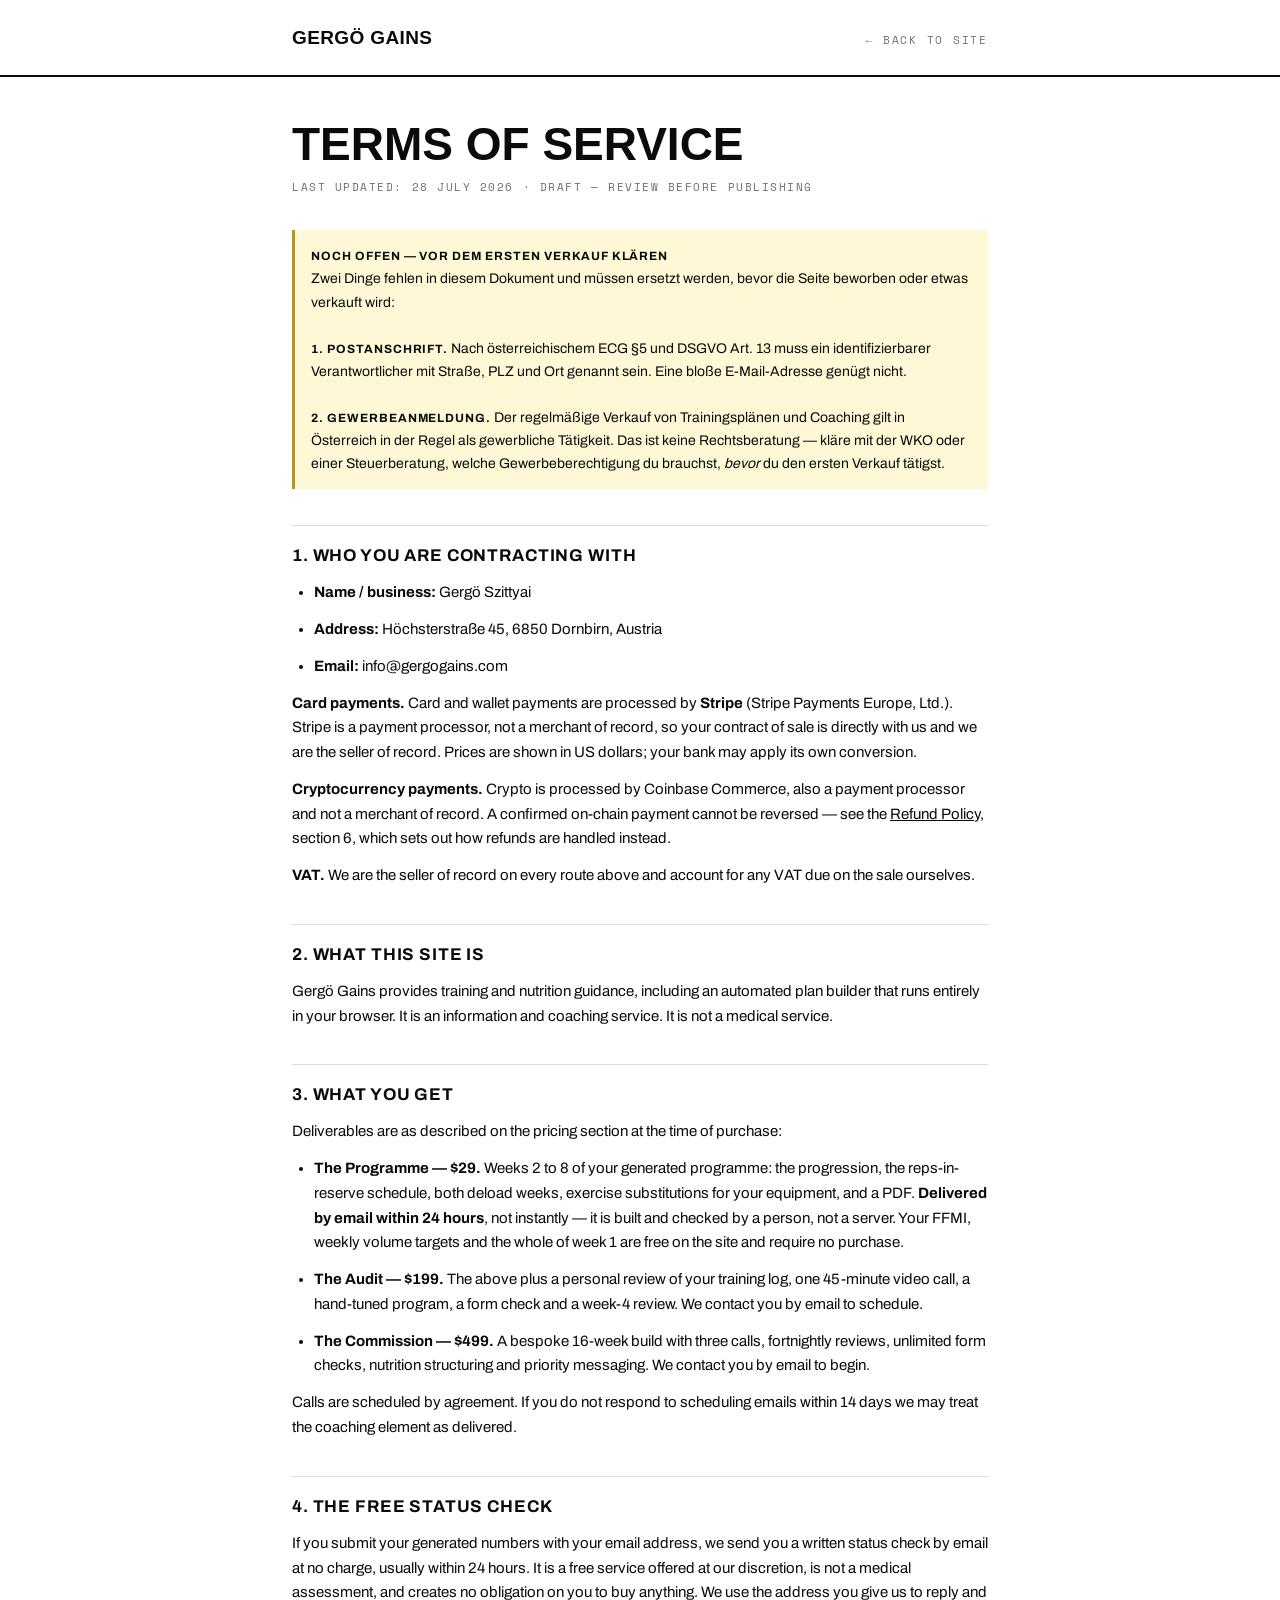
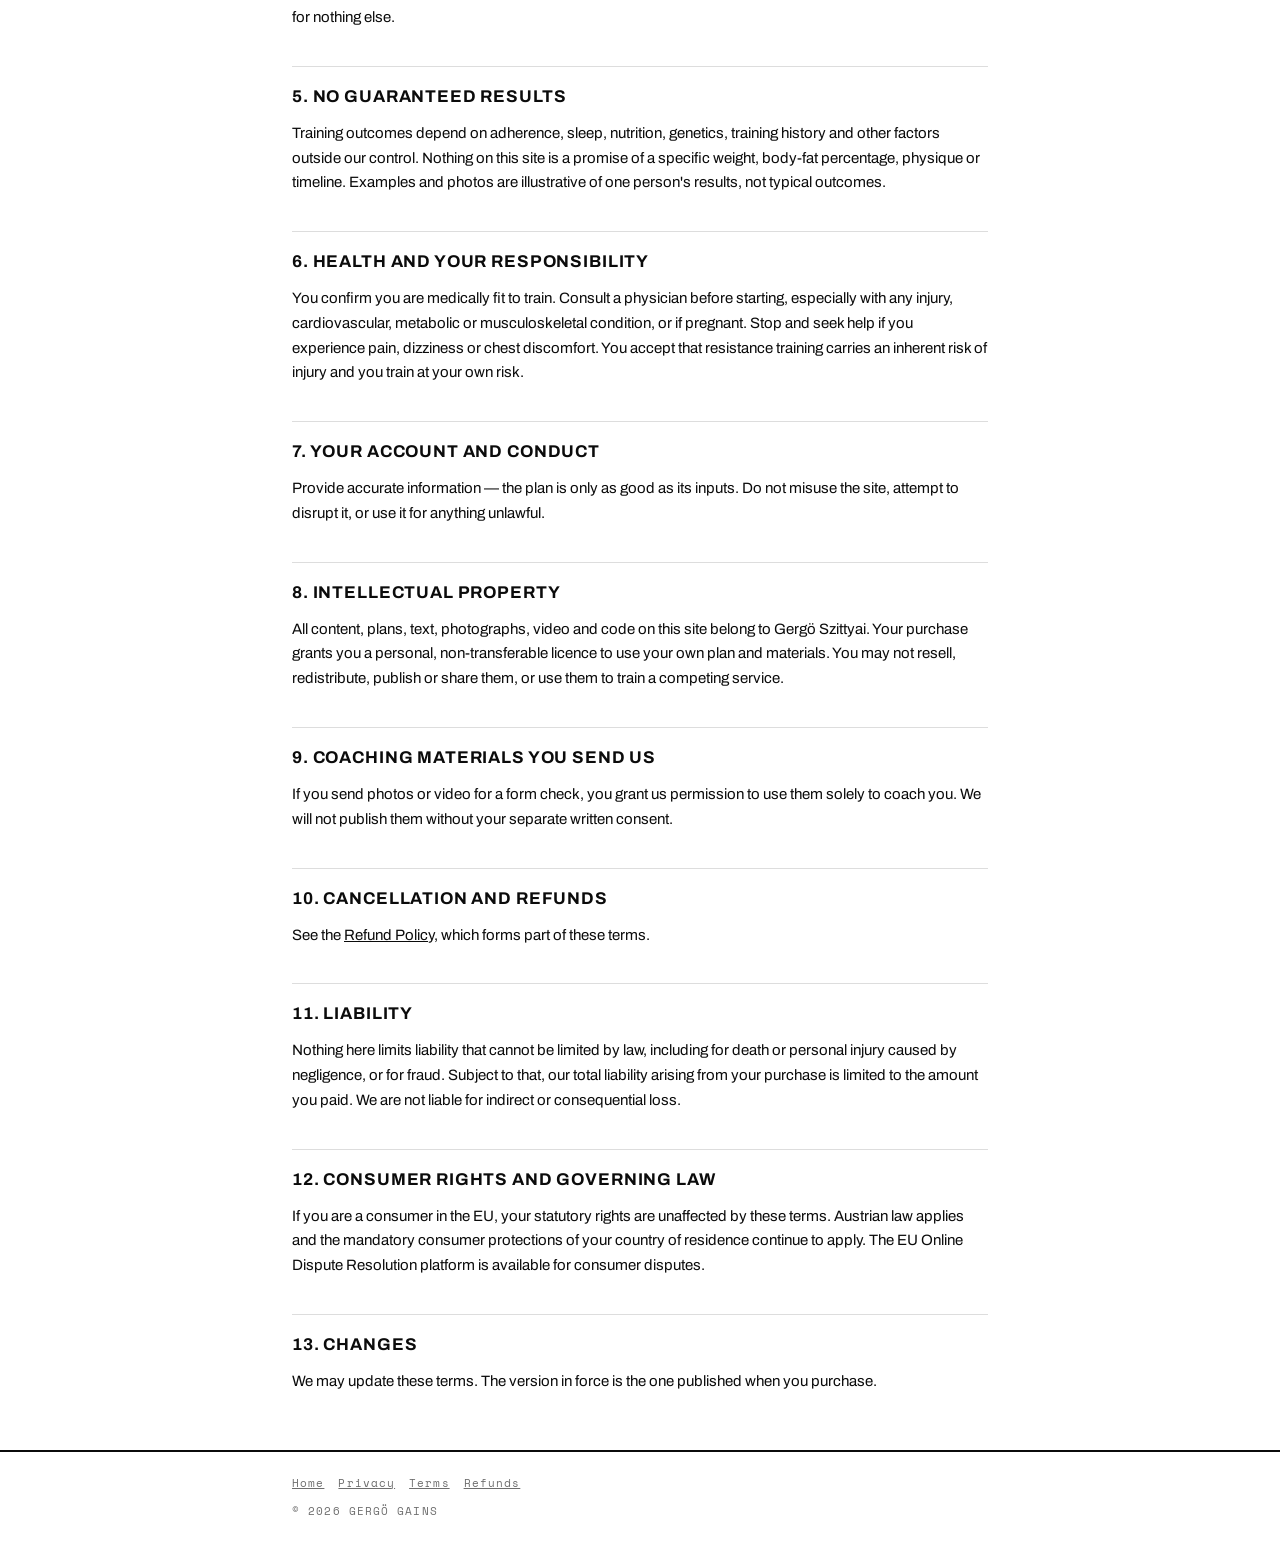
<file: terms.html>
<!DOCTYPE html>
<html lang="en">
<head>
<meta charset="UTF-8">
<meta name="viewport" content="width=device-width, initial-scale=1.0">
<title>Terms of Service — Gergö Gains</title>
<meta name="description" content="Terms for using Gergö Gains and buying coaching.">
<meta name="robots" content="index,follow">
<link rel="icon" href="assets/img/favicon.svg" type="image/svg+xml">
<link rel="stylesheet" href="assets/css/fonts.css">
<link rel="stylesheet" href="assets/css/legal.css">
</head>
<body>
<header class="lh"><div class="in">
  <div class="logo"><a href="index.html">GERGÖ GAINS</a></div>
  <a class="back" href="index.html">&larr; Back to site</a>
</div></header>

<main class="wrap">
<h1>Terms of Service</h1>
<div class="meta">Last updated: 28 July 2026 · Draft — review before publishing</div>

<div class="todo"><b>Noch offen &mdash; vor dem ersten Verkauf kl&auml;ren</b><br>Zwei Dinge fehlen in diesem Dokument und m&uuml;ssen ersetzt werden, bevor die Seite beworben oder etwas verkauft wird:<br><br><b>1. Postanschrift.</b> Nach &ouml;sterreichischem ECG &sect;5 und DSGVO Art.&nbsp;13 muss ein identifizierbarer Verantwortlicher mit Stra&szlig;e, PLZ und Ort genannt sein. Eine blo&szlig;e E-Mail-Adresse gen&uuml;gt nicht.<br><br><b>2. Gewerbeanmeldung.</b> Der regelm&auml;&szlig;ige Verkauf von Trainingspl&auml;nen und Coaching gilt in &Ouml;sterreich in der Regel als gewerbliche T&auml;tigkeit. Das ist keine Rechtsberatung &mdash; kl&auml;re mit der WKO oder einer Steuerberatung, welche Gewerbeberechtigung du brauchst, <i>bevor</i> du den ersten Verkauf t&auml;tigst.</div>

<h2>1. Who you are contracting with</h2>
<ul>
  <li><b>Name / business:</b> Gergö Szittyai</li>
  <li><b>Address:</b> Höchsterstraße 45, 6850 Dornbirn, Austria</li>
  <li><b>Email:</b> info@gergogains.com</li>
</ul>
<p><b>Card payments.</b> Card and wallet payments are processed by <b>Stripe</b>
(Stripe Payments Europe, Ltd.). Stripe is a payment processor, not a merchant of
record, so your contract of sale is directly with us and we are the seller of
record. Prices are shown in US dollars; your bank may apply its own conversion.</p>
<p><b>Cryptocurrency payments.</b> Crypto is processed by Coinbase Commerce, also
a payment processor and not a merchant of record. A confirmed on-chain payment
cannot be reversed — see the <a href="refund.html">Refund Policy</a>, section 6,
which sets out how refunds are handled instead.</p>
<p><b>VAT.</b> We are the seller of record on every route above and account for
any VAT due on the sale ourselves.</p>

<h2>2. What this site is</h2>
<p>Gergö Gains provides training and nutrition guidance, including an automated
plan builder that runs entirely in your browser. It is an information and coaching
service. It is not a medical service.</p>

<h2>3. What you get</h2>
<p>Deliverables are as described on the pricing section at the time of purchase:</p>
<ul>
  <li><b>The Programme — $29.</b> Weeks 2 to 8 of your generated programme: the
      progression, the reps-in-reserve schedule, both deload weeks, exercise
      substitutions for your equipment, and a PDF. <b>Delivered by email within
      24 hours</b>, not instantly — it is built and checked by a person, not a
      server. Your FFMI, weekly volume targets and the whole of week 1 are free
      on the site and require no purchase.</li>
  <li><b>The Audit — $199.</b> The above plus a personal review of your training
      log, one 45-minute video call, a hand-tuned program, a form check and a
      week-4 review. We contact you by email to schedule.</li>
  <li><b>The Commission — $499.</b> A bespoke 16-week build with three calls,
      fortnightly reviews, unlimited form checks, nutrition structuring and priority
      messaging. We contact you by email to begin.</li>
</ul>
<p>Calls are scheduled by agreement. If you do not respond to scheduling emails
within 14 days we may treat the coaching element as delivered.</p>

<h2>4. The free status check</h2>
<p>If you submit your generated numbers with your email address, we send you a
written status check by email at no charge, usually within 24 hours. It is a
free service offered at our discretion, is not a medical assessment, and creates
no obligation on you to buy anything. We use the address you give us to reply and
for nothing else.</p>

<h2>5. No guaranteed results</h2>
<p>Training outcomes depend on adherence, sleep, nutrition, genetics, training
history and other factors outside our control. Nothing on this site is a promise of
a specific weight, body-fat percentage, physique or timeline. Examples and photos are
illustrative of one person's results, not typical outcomes.</p>

<h2>6. Health and your responsibility</h2>
<p>You confirm you are medically fit to train. Consult a physician before starting,
especially with any injury, cardiovascular, metabolic or musculoskeletal condition,
or if pregnant. Stop and seek help if you experience pain, dizziness or chest
discomfort. You accept that resistance training carries an inherent risk of injury
and you train at your own risk.</p>

<h2>7. Your account and conduct</h2>
<p>Provide accurate information — the plan is only as good as its inputs. Do not
misuse the site, attempt to disrupt it, or use it for anything unlawful.</p>

<h2>8. Intellectual property</h2>
<p>All content, plans, text, photographs, video and code on this site belong to
Gergö Szittyai. Your purchase grants you a personal, non-transferable licence
to use your own plan and materials. You may not resell, redistribute, publish or
share them, or use them to train a competing service.</p>

<h2>9. Coaching materials you send us</h2>
<p>If you send photos or video for a form check, you grant us permission to use them
solely to coach you. We will not publish them without your separate written consent.</p>

<h2>10. Cancellation and refunds</h2>
<p>See the <a href="refund.html">Refund Policy</a>, which forms part of these terms.</p>

<h2>11. Liability</h2>
<p>Nothing here limits liability that cannot be limited by law, including for death
or personal injury caused by negligence, or for fraud. Subject to that, our total
liability arising from your purchase is limited to the amount you paid. We are not
liable for indirect or consequential loss.</p>

<h2>12. Consumer rights and governing law</h2>
<p>If you are a consumer in the EU, your statutory rights are unaffected by these
terms. Austrian law applies and the mandatory consumer protections of your country of
residence continue to apply. The EU Online Dispute Resolution platform is available
for consumer disputes.</p>

<h2>13. Changes</h2>
<p>We may update these terms. The version in force is the one published when you
purchase.</p>
</main>

<footer class="lf"><div class="wrap">
  <a href="index.html">Home</a><a href="privacy.html">Privacy</a><a href="terms.html">Terms</a><a href="refund.html">Refunds</a>
  <div style="margin-top:10px;">© 2026 GERGÖ GAINS</div>
</div></footer>
</body>
</html>
</file>
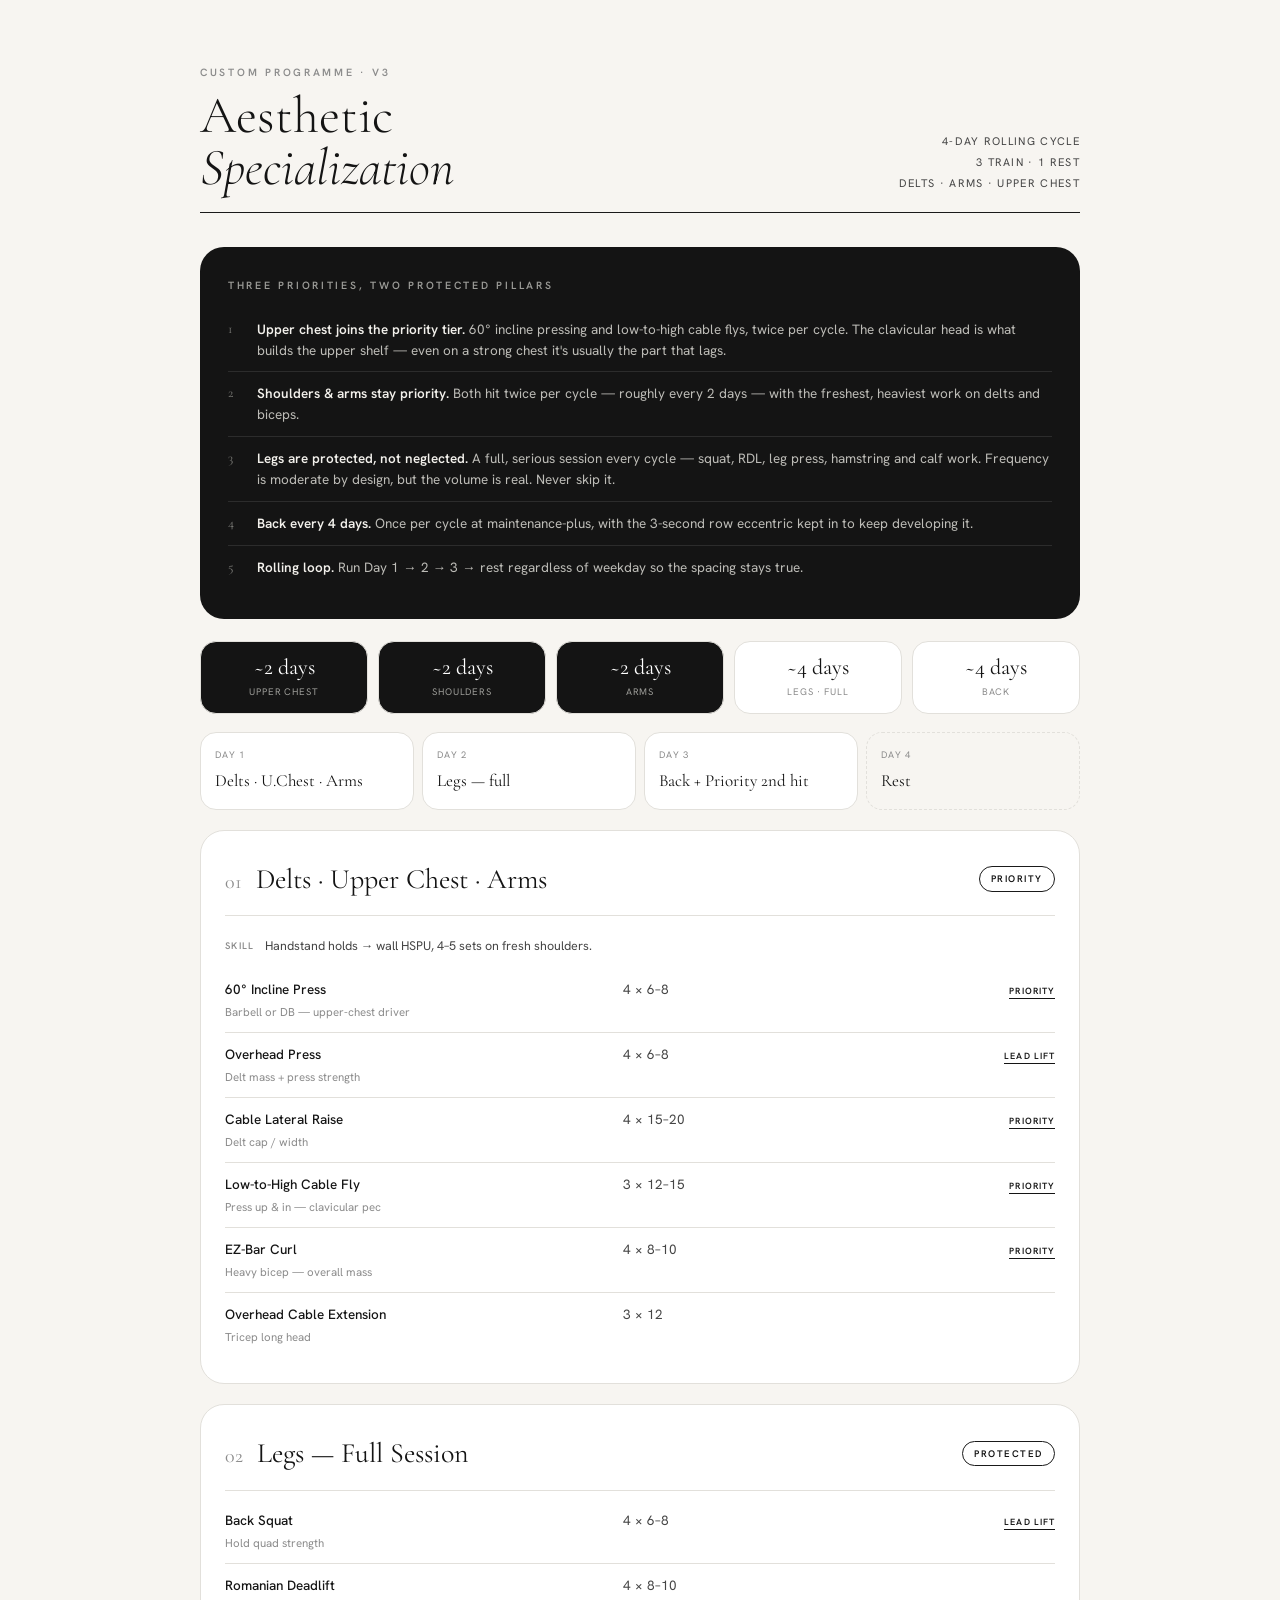
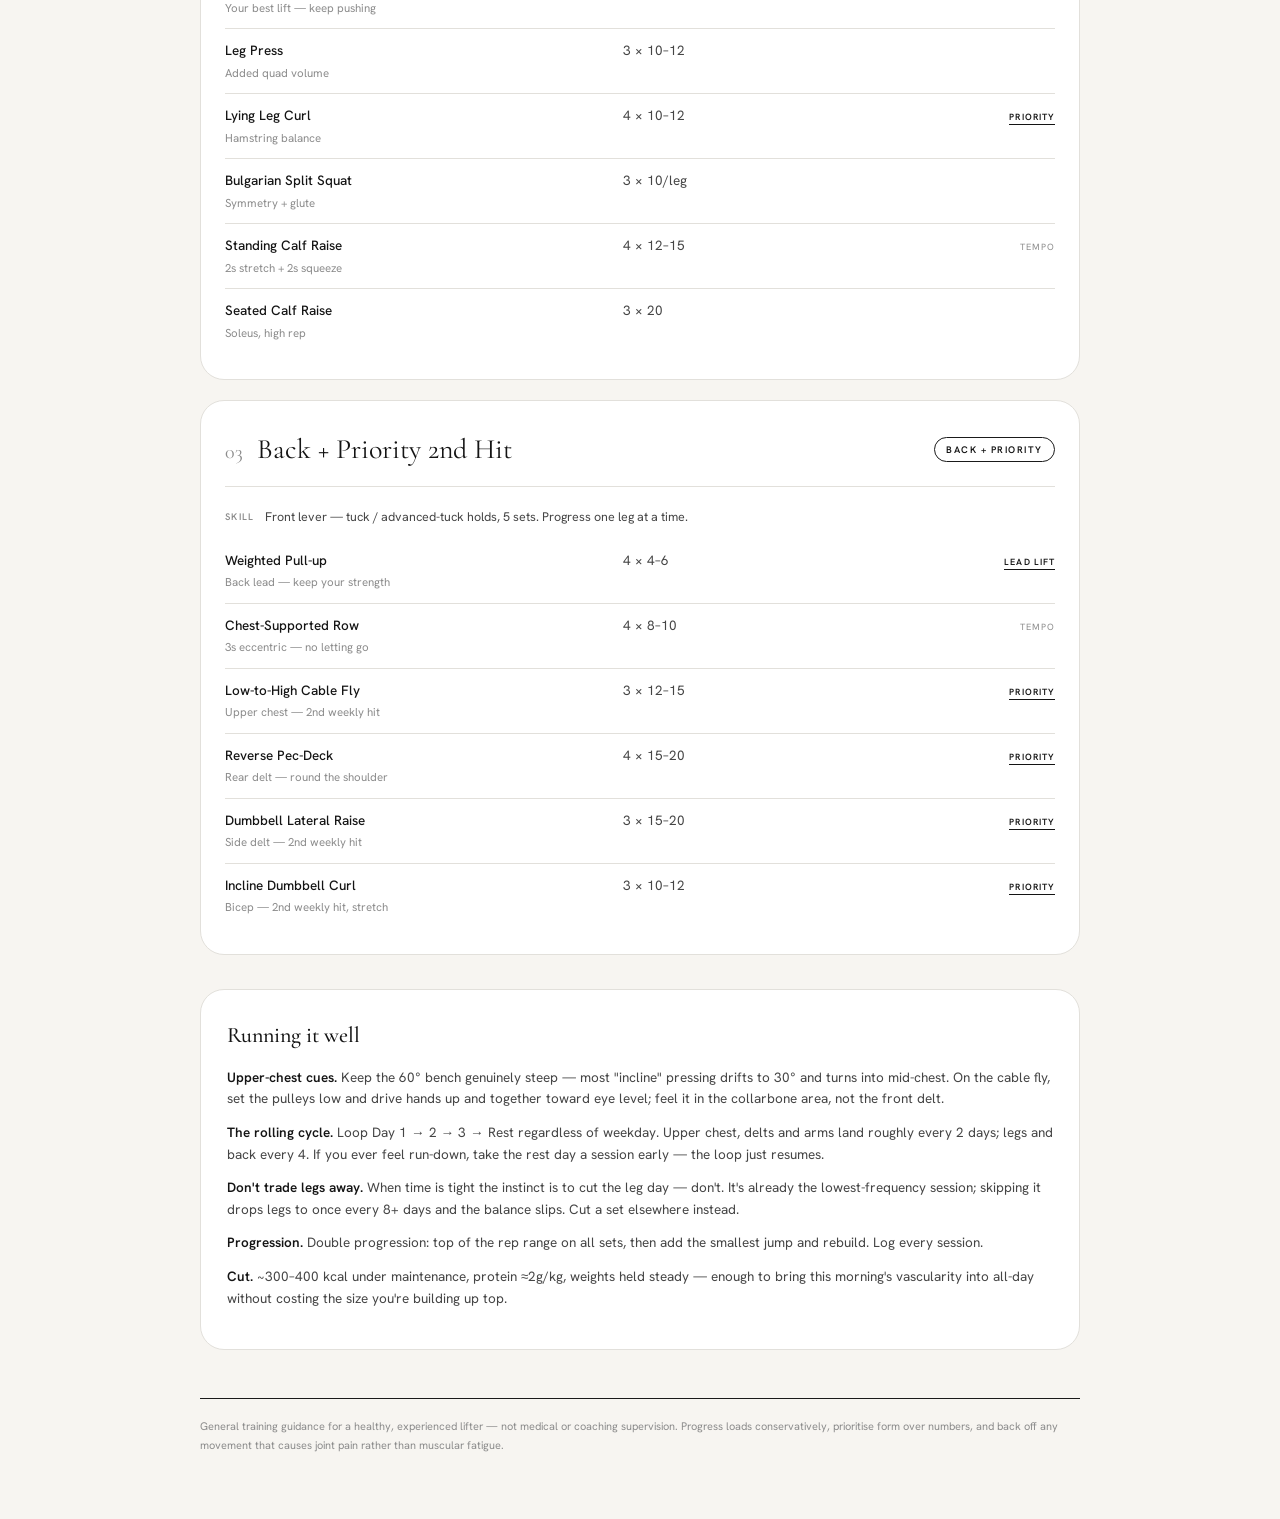
<file: training-plan.html>
<!DOCTYPE html>
<html lang="en">
<head>
<meta charset="UTF-8">
<meta name="viewport" content="width=device-width, initial-scale=1.0">
<title>Training Plan — Aesthetic Specialization</title>
<link rel="stylesheet" href="assets/css/fonts.css">
<style>
  :root{--ink:#141414;--ink-soft:#454545;--ink-faint:#8c8c8c;--line:#e2e0db;--line-strong:#1a1a1a;--paper:#f7f5f1;--card:#fff;}
  *{box-sizing:border-box;margin:0;padding:0;}
  body{background:var(--paper);color:var(--ink);font-family:'Hanken Grotesk',sans-serif;line-height:1.6;-webkit-font-smoothing:antialiased;padding:clamp(20px,5vw,64px) clamp(14px,4vw,36px);}
  .sheet{max-width:880px;margin:0 auto;}
  .label{font-size:10.5px;letter-spacing:.26em;text-transform:uppercase;color:var(--ink-faint);font-weight:600;}
  header.mast{border-bottom:1px solid var(--line-strong);padding-bottom:18px;display:flex;justify-content:space-between;align-items:flex-end;flex-wrap:wrap;gap:12px;animation:rise .8s cubic-bezier(.2,.8,.2,1) both;}
  header.mast h1{font-family:'Cormorant Garamond',serif;font-weight:300;font-size:clamp(30px,6.5vw,52px);line-height:1;}
  header.mast h1 em{font-style:italic;}
  header.mast .meta{text-align:right;}
  header.mast .meta div{font-size:11px;letter-spacing:.12em;text-transform:uppercase;color:var(--ink-soft);line-height:1.9;}
  .logic{margin-top:34px;background:var(--ink);color:#f3f1ec;border-radius:24px;padding:30px 28px;animation:rise .8s .1s cubic-bezier(.2,.8,.2,1) both;}
  .logic .label{color:#9b9b97;margin-bottom:14px;}
  .logic ul{list-style:none;}
  .logic li{display:flex;gap:13px;padding:11px 0;border-top:1px solid #2c2c2c;font-size:13.5px;line-height:1.55;}
  .logic li:first-child{border-top:none;}
  .logic li .mk{flex:0 0 16px;font-family:'Cormorant Garamond',serif;color:#7d7d79;}
  .logic li b{font-weight:600;} .logic li span{color:#bdbcb7;}
  .freq{margin-top:22px;display:grid;grid-template-columns:repeat(auto-fit,minmax(92px,1fr));gap:10px;}
  .freq .f{border:1px solid var(--line);border-radius:16px;background:var(--card);padding:14px 12px;text-align:center;}
  .freq .f .n{font-family:'Cormorant Garamond',serif;font-size:22px;line-height:1;}
  .freq .f .t{font-size:9.5px;letter-spacing:.1em;text-transform:uppercase;color:var(--ink-faint);margin-top:6px;}
  .freq .f.pri{background:var(--ink);} .freq .f.pri .n{color:#fff;} .freq .f.pri .t{color:#9b9b97;}
  .cyc{margin-top:18px;display:flex;gap:8px;flex-wrap:wrap;}
  .cyc .c{flex:1;min-width:120px;border:1px solid var(--line);border-radius:16px;padding:14px;background:var(--card);}
  .cyc .c .d{font-size:9.5px;letter-spacing:.14em;text-transform:uppercase;color:var(--ink-faint);margin-bottom:5px;}
  .cyc .c .nm{font-family:'Cormorant Garamond',serif;font-size:17px;}
  .cyc .c.rest{background:var(--paper);border-style:dashed;}
  .day{background:var(--card);border:1px solid var(--line);border-radius:24px;padding:26px 24px;margin-top:20px;}
  .day .dhead{display:flex;align-items:baseline;gap:14px;border-bottom:1px solid var(--line);padding-bottom:14px;margin-bottom:8px;}
  .day .dhead .dn{font-family:'Cormorant Garamond',serif;font-size:20px;color:var(--ink-faint);}
  .day .dhead h2{font-family:'Cormorant Garamond',serif;font-weight:400;font-size:clamp(20px,3.6vw,28px);}
  .day .dhead .tag{margin-left:auto;align-self:center;font-size:9.5px;letter-spacing:.16em;text-transform:uppercase;border:1px solid var(--line-strong);border-radius:30px;padding:4px 11px;font-weight:600;white-space:nowrap;}
  .skill{font-size:12.5px;color:var(--ink-soft);padding:12px 0 4px;display:flex;gap:10px;}
  .skill .s{font-size:9.5px;letter-spacing:.14em;text-transform:uppercase;color:var(--ink-faint);font-weight:600;flex:0 0 auto;padding-top:2px;}
  table{width:100%;border-collapse:collapse;margin-top:8px;}
  tr{border-top:1px solid var(--line);} tr:first-child{border-top:none;}
  td{padding:11px 0;vertical-align:top;font-size:13.5px;}
  td.ex{font-weight:500;width:48%;}
  td.ex small{display:block;font-weight:400;color:var(--ink-faint);font-size:11.5px;margin-top:2px;}
  td.sr{width:28%;color:var(--ink-soft);font-variant-numeric:tabular-nums;}
  td.pr{width:24%;text-align:right;}
  .pri-t{font-size:9px;letter-spacing:.12em;text-transform:uppercase;color:var(--ink);font-weight:600;border-bottom:1.5px solid var(--ink);padding-bottom:1px;}
  .mn{font-size:9px;letter-spacing:.12em;text-transform:uppercase;color:var(--ink-faint);}
  .note{margin-top:34px;border:1px solid var(--line);border-radius:24px;padding:28px 26px;background:var(--card);}
  .note h3{font-family:'Cormorant Garamond',serif;font-weight:500;font-size:22px;margin-bottom:14px;}
  .note p{font-size:13.5px;color:var(--ink-soft);margin-bottom:12px;}
  .note p b{color:var(--ink);font-weight:600;}
  footer{margin-top:48px;border-top:1px solid var(--line-strong);padding-top:18px;}
  footer p{font-size:11px;color:var(--ink-faint);line-height:1.7;}
  @keyframes rise{from{opacity:0;transform:translateY(14px);}to{opacity:1;transform:none;}}
</style>
</head>
<body>
<div class="sheet">

  <header class="mast">
    <div>
      <div class="label" style="margin-bottom:9px;">Custom Programme · v3</div>
      <h1>Aesthetic<br><em>Specialization</em></h1>
    </div>
    <div class="meta">
      <div>4-Day Rolling Cycle</div>
      <div>3 Train · 1 Rest</div>
      <div>Delts · Arms · Upper Chest</div>
    </div>
  </header>

  <section class="logic">
    <div class="label">Three priorities, two protected pillars</div>
    <ul>
      <li><span class="mk">1</span><div><b>Upper chest joins the priority tier.</b> <span>60&deg; incline pressing and low-to-high cable flys, twice per cycle. The clavicular head is what builds the upper shelf — even on a strong chest it's usually the part that lags.</span></div></li>
      <li><span class="mk">2</span><div><b>Shoulders &amp; arms stay priority.</b> <span>Both hit twice per cycle — roughly every 2 days — with the freshest, heaviest work on delts and biceps.</span></div></li>
      <li><span class="mk">3</span><div><b>Legs are protected, not neglected.</b> <span>A full, serious session every cycle — squat, RDL, leg press, hamstring and calf work. Frequency is moderate by design, but the volume is real. Never skip it.</span></div></li>
      <li><span class="mk">4</span><div><b>Back every 4 days.</b> <span>Once per cycle at maintenance-plus, with the 3-second row eccentric kept in to keep developing it.</span></div></li>
      <li><span class="mk">5</span><div><b>Rolling loop.</b> <span>Run Day 1&nbsp;&rarr;&nbsp;2&nbsp;&rarr;&nbsp;3&nbsp;&rarr;&nbsp;rest regardless of weekday so the spacing stays true.</span></div></li>
    </ul>
  </section>

  <div class="freq">
    <div class="f pri"><div class="n">~2 days</div><div class="t">Upper Chest</div></div>
    <div class="f pri"><div class="n">~2 days</div><div class="t">Shoulders</div></div>
    <div class="f pri"><div class="n">~2 days</div><div class="t">Arms</div></div>
    <div class="f"><div class="n">~4 days</div><div class="t">Legs · full</div></div>
    <div class="f"><div class="n">~4 days</div><div class="t">Back</div></div>
  </div>

  <div class="cyc">
    <div class="c"><div class="d">Day 1</div><div class="nm">Delts · U.Chest · Arms</div></div>
    <div class="c"><div class="d">Day 2</div><div class="nm">Legs — full</div></div>
    <div class="c"><div class="d">Day 3</div><div class="nm">Back + Priority 2nd hit</div></div>
    <div class="c rest"><div class="d">Day 4</div><div class="nm">Rest</div></div>
  </div>

  <section class="day">
    <div class="dhead"><span class="dn">01</span><h2>Delts · Upper Chest · Arms</h2><span class="tag">Priority</span></div>
    <div class="skill"><span class="s">Skill</span><div>Handstand holds &rarr; wall HSPU, 4–5 sets on fresh shoulders.</div></div>
    <table>
      <tr><td class="ex">60&deg; Incline Press<small>Barbell or DB — upper-chest driver</small></td><td class="sr">4 × 6–8</td><td class="pr"><span class="pri-t">Priority</span></td></tr>
      <tr><td class="ex">Overhead Press<small>Delt mass + press strength</small></td><td class="sr">4 × 6–8</td><td class="pr"><span class="pri-t">Lead lift</span></td></tr>
      <tr><td class="ex">Cable Lateral Raise<small>Delt cap / width</small></td><td class="sr">4 × 15–20</td><td class="pr"><span class="pri-t">Priority</span></td></tr>
      <tr><td class="ex">Low-to-High Cable Fly<small>Press up &amp; in — clavicular pec</small></td><td class="sr">3 × 12–15</td><td class="pr"><span class="pri-t">Priority</span></td></tr>
      <tr><td class="ex">EZ-Bar Curl<small>Heavy bicep — overall mass</small></td><td class="sr">4 × 8–10</td><td class="pr"><span class="pri-t">Priority</span></td></tr>
      <tr><td class="ex">Overhead Cable Extension<small>Tricep long head</small></td><td class="sr">3 × 12</td><td class="pr"></td></tr>
    </table>
  </section>

  <section class="day">
    <div class="dhead"><span class="dn">02</span><h2>Legs — Full Session</h2><span class="tag">Protected</span></div>
    <table>
      <tr><td class="ex">Back Squat<small>Hold quad strength</small></td><td class="sr">4 × 6–8</td><td class="pr"><span class="pri-t">Lead lift</span></td></tr>
      <tr><td class="ex">Romanian Deadlift<small>Your best lift — keep pushing</small></td><td class="sr">4 × 8–10</td><td class="pr"></td></tr>
      <tr><td class="ex">Leg Press<small>Added quad volume</small></td><td class="sr">3 × 10–12</td><td class="pr"></td></tr>
      <tr><td class="ex">Lying Leg Curl<small>Hamstring balance</small></td><td class="sr">4 × 10–12</td><td class="pr"><span class="pri-t">Priority</span></td></tr>
      <tr><td class="ex">Bulgarian Split Squat<small>Symmetry + glute</small></td><td class="sr">3 × 10/leg</td><td class="pr"></td></tr>
      <tr><td class="ex">Standing Calf Raise<small>2s stretch + 2s squeeze</small></td><td class="sr">4 × 12–15</td><td class="pr"><span class="mn">Tempo</span></td></tr>
      <tr><td class="ex">Seated Calf Raise<small>Soleus, high rep</small></td><td class="sr">3 × 20</td><td class="pr"></td></tr>
    </table>
  </section>

  <section class="day">
    <div class="dhead"><span class="dn">03</span><h2>Back + Priority 2nd Hit</h2><span class="tag">Back + priority</span></div>
    <div class="skill"><span class="s">Skill</span><div>Front lever — tuck / advanced-tuck holds, 5 sets. Progress one leg at a time.</div></div>
    <table>
      <tr><td class="ex">Weighted Pull-up<small>Back lead — keep your strength</small></td><td class="sr">4 × 4–6</td><td class="pr"><span class="pri-t">Lead lift</span></td></tr>
      <tr><td class="ex">Chest-Supported Row<small>3s eccentric — no letting go</small></td><td class="sr">4 × 8–10</td><td class="pr"><span class="mn">Tempo</span></td></tr>
      <tr><td class="ex">Low-to-High Cable Fly<small>Upper chest — 2nd weekly hit</small></td><td class="sr">3 × 12–15</td><td class="pr"><span class="pri-t">Priority</span></td></tr>
      <tr><td class="ex">Reverse Pec-Deck<small>Rear delt — round the shoulder</small></td><td class="sr">4 × 15–20</td><td class="pr"><span class="pri-t">Priority</span></td></tr>
      <tr><td class="ex">Dumbbell Lateral Raise<small>Side delt — 2nd weekly hit</small></td><td class="sr">3 × 15–20</td><td class="pr"><span class="pri-t">Priority</span></td></tr>
      <tr><td class="ex">Incline Dumbbell Curl<small>Bicep — 2nd weekly hit, stretch</small></td><td class="sr">3 × 10–12</td><td class="pr"><span class="pri-t">Priority</span></td></tr>
    </table>
  </section>

  <section class="note">
    <h3>Running it well</h3>
    <p><b>Upper-chest cues.</b> Keep the 60&deg; bench genuinely steep — most "incline" pressing drifts to 30&deg; and turns into mid-chest. On the cable fly, set the pulleys low and drive hands up and together toward eye level; feel it in the collarbone area, not the front delt.</p>
    <p><b>The rolling cycle.</b> Loop Day 1 &rarr; 2 &rarr; 3 &rarr; Rest regardless of weekday. Upper chest, delts and arms land roughly every 2 days; legs and back every 4. If you ever feel run-down, take the rest day a session early — the loop just resumes.</p>
    <p><b>Don't trade legs away.</b> When time is tight the instinct is to cut the leg day — don't. It's already the lowest-frequency session; skipping it drops legs to once every 8+ days and the balance slips. Cut a set elsewhere instead.</p>
    <p><b>Progression.</b> Double progression: top of the rep range on all sets, then add the smallest jump and rebuild. Log every session.</p>
    <p><b>Cut.</b> ~300–400 kcal under maintenance, protein ≈2g/kg, weights held steady — enough to bring this morning's vascularity into all-day without costing the size you're building up top.</p>
  </section>

  <footer>
    <p>General training guidance for a healthy, experienced lifter — not medical or coaching supervision. Progress loads conservatively, prioritise form over numbers, and back off any movement that causes joint pain rather than muscular fatigue.</p>
  </footer>

</div>
</body>
</html>
</file>
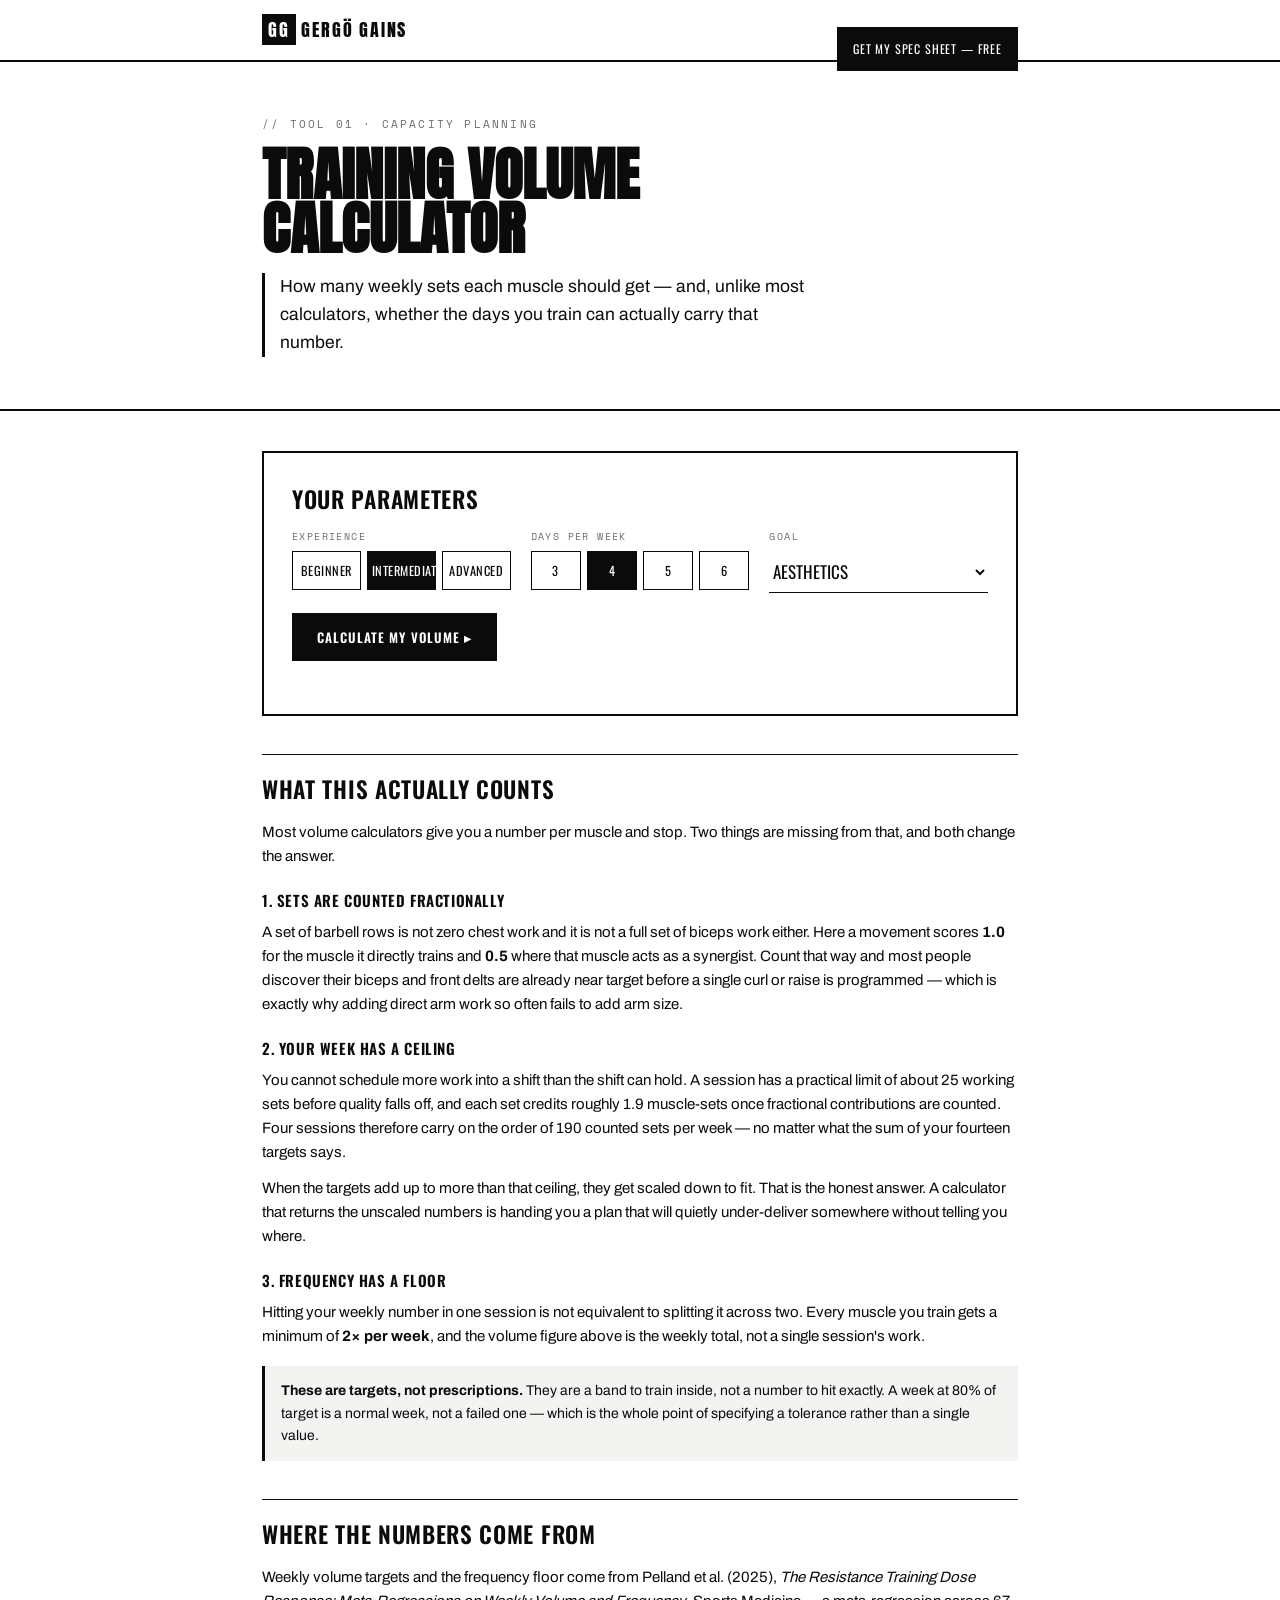
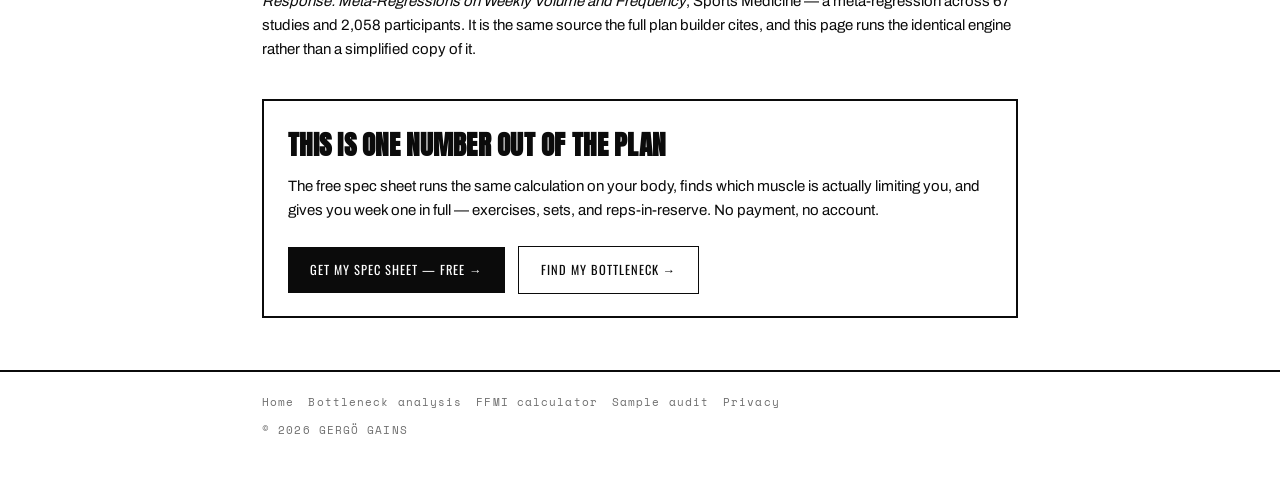
<file: volume-calculator.html>
<!DOCTYPE html>
<html lang="en">
<head>
<meta charset="UTF-8">
<meta name="viewport" content="width=device-width, initial-scale=1.0">
<title>Training Volume Calculator — Weekly Sets Per Muscle | Gergö Gains</title>
<meta name="description" content="Work out how many weekly sets per muscle your training days can actually carry. Fractional set counting, a 2× frequency floor, and the capacity check most volume calculators skip.">
<meta name="robots" content="index,follow">
<link rel="canonical" href="https://gergogains.com/volume-calculator.html">
<meta property="og:type" content="article">
<meta property="og:site_name" content="Gergö Gains">
<meta property="og:title" content="Training Volume Calculator — Weekly Sets Per Muscle">
<meta property="og:description" content="How many weekly sets per muscle your training days can actually carry — including the capacity check most calculators skip.">
<meta property="og:url" content="https://gergogains.com/volume-calculator.html">
<meta property="og:image" content="https://gergogains.com/assets/img/og-image.jpg">
<link rel="icon" href="assets/img/favicon.svg" type="image/svg+xml">
<link rel="stylesheet" href="assets/css/fonts.css">
<link rel="stylesheet" href="assets/css/tool.css">
</head>
<body>

<nav class="th"><div class="in">
  <div class="logo"><a href="index.html"><span class="gg">GG</span> GERGÖ GAINS</a></div>
  <a class="cta" href="index.html#build">Get my spec sheet — free</a>
</div></nav>

<header class="hd"><div class="wrap">
  <div class="kick">// Tool 01 · Capacity planning</div>
  <h1>Training volume<br>calculator</h1>
  <p class="lede">How many weekly sets each muscle should get — and, unlike most
  calculators, whether the days you train can actually carry that number.</p>
</div></header>

<main class="wrap">

<div class="tool">
  <h2>Your parameters</h2>
  <div class="fields">
    <div class="f"><label>Experience</label>
      <div class="seg" id="exp">
        <button data-v="beginner">Beginner</button>
        <button data-v="intermediate" class="sel">Intermediate</button>
        <button data-v="advanced">Advanced</button>
      </div>
    </div>
    <div class="f"><label>Days per week</label>
      <div class="seg" id="days">
        <button data-v="3">3</button><button data-v="4" class="sel">4</button>
        <button data-v="5">5</button><button data-v="6">6</button>
      </div>
    </div>
    <div class="f"><label>Goal</label>
      <select id="goal">
        <option value="aesthetics">Aesthetics</option>
        <option value="strength">Strength</option>
        <option value="calisthenics">Calisthenics</option>
      </select>
    </div>
  </div>
  <button class="go" id="run">Calculate my volume &#9656;</button>
  <div class="err" id="err"></div>

  <div class="out" id="out">
    <div class="stat">
      <div><div class="k">Sum of targets</div><div class="v" id="sTot">—</div><div class="n">counted sets / week</div></div>
      <div><div class="k">Weekly capacity</div><div class="v" id="sCap">—</div><div class="n">what your days can hold</div></div>
      <div><div class="k">Verdict</div><div class="v" id="sVer">—</div><div class="n" id="sVerN">&nbsp;</div></div>
    </div>
    <div class="scroller">
      <table class="t">
        <thead><tr><th>Muscle</th><th>Sets / week</th><th style="width:38%">&nbsp;</th><th>Min freq</th></tr></thead>
        <tbody id="rows"></tbody>
      </table>
    </div>
    <div class="note" id="capNote"></div>
  </div>
</div>

<h2>What this actually counts</h2>
<p>Most volume calculators give you a number per muscle and stop. Two things are
missing from that, and both change the answer.</p>

<h3>1. Sets are counted fractionally</h3>
<p>A set of barbell rows is not zero chest work and it is not a full set of biceps
work either. Here a movement scores <b>1.0</b> for the muscle it directly trains and
<b>0.5</b> where that muscle acts as a synergist. Count that way and most people
discover their biceps and front delts are already near target before a single curl or
raise is programmed &mdash; which is exactly why adding direct arm work so often fails
to add arm size.</p>

<h3>2. Your week has a ceiling</h3>
<p>You cannot schedule more work into a shift than the shift can hold. A session has a
practical limit of about 25 working sets before quality falls off, and each set credits
roughly 1.9 muscle-sets once fractional contributions are counted. Four sessions
therefore carry on the order of 190 counted sets per week &mdash; no matter what the
sum of your fourteen targets says.</p>
<p>When the targets add up to more than that ceiling, they get scaled down to fit.
That is the honest answer. A calculator that returns the unscaled numbers is handing
you a plan that will quietly under-deliver somewhere without telling you where.</p>

<h3>3. Frequency has a floor</h3>
<p>Hitting your weekly number in one session is not equivalent to splitting it across
two. Every muscle you train gets a minimum of <b>2× per week</b>, and the volume
figure above is the weekly total, not a single session's work.</p>

<div class="note">
<b>These are targets, not prescriptions.</b> They are a band to train inside, not a
number to hit exactly. A week at 80% of target is a normal week, not a failed one
— which is the whole point of specifying a tolerance rather than a single value.
</div>

<h2>Where the numbers come from</h2>
<p>Weekly volume targets and the frequency floor come from Pelland et al. (2025),
<i>The Resistance Training Dose Response: Meta-Regressions on Weekly Volume and
Frequency</i>, Sports Medicine — a meta-regression across 67 studies and 2,058
participants. It is the same source the full plan builder cites, and this page runs
the identical engine rather than a simplified copy of it.</p>

<div class="cta">
  <h3>This is one number out of the plan</h3>
  <p>The free spec sheet runs the same calculation on your body, finds which muscle is
  actually limiting you, and gives you week one in full — exercises, sets, and
  reps-in-reserve. No payment, no account.</p>
  <a class="b" href="index.html#build">Get my spec sheet — free &rarr;</a>
  <a class="b alt" href="bottleneck-analysis.html">Find my bottleneck &rarr;</a>
</div>

</main>

<footer class="tf"><div class="wrap">
  <a href="index.html">Home</a><a href="bottleneck-analysis.html">Bottleneck analysis</a><a href="ffmi-calculator.html">FFMI calculator</a><a href="audit-sample.html">Sample audit</a><a href="privacy.html">Privacy</a>
  <div style="margin-top:10px;">© 2026 GERGÖ GAINS</div>
</div></footer>

<script src="assets/js/config.js"></script>
<script src="assets/js/exercise-db.js"></script>
<script src="assets/js/programming.js"></script>
<script src="assets/js/consent.js" defer></script>
<script src="assets/js/tool-common.js"></script>
<script>
(function(){
  var DB = window.GG_DB, E = window.GG_ENGINE;
  var pick = GGTool.seg;
  var state = { exp: pick('exp'), days: pick('days'), goal: 'aesthetics' };

  GGTool.onSeg('exp',  function(v){ state.exp = v; });
  GGTool.onSeg('days', function(v){ state.days = v; });
  document.getElementById('goal').onchange = function(e){ state.goal = e.target.value; };

  document.getElementById('run').onclick = function(){
    // The engine already scales targets to what the chosen days can carry, so
    // this page must not re-implement any of that — it only renders the result.
    var t = E.targets({ exp: state.exp, days: +state.days, goal: state.goal, weak: [] });
    var total = DB.MUSCLES.reduce(function(a,m){ return a + t[m]; }, 0);
    var cap = Math.round(E.capacity({ days: +state.days }));
    var limited = !!t._capacityLimited;
    var max = DB.MUSCLES.reduce(function(a,m){ return Math.max(a, t[m]); }, 0);

    document.getElementById('sTot').textContent = total;
    document.getElementById('sCap').textContent = '~' + cap;
    document.getElementById('sVer').textContent = limited ? 'SCALED' : 'FITS';
    document.getElementById('sVerN').textContent = limited
      ? 'targets exceeded capacity and were scaled to fit'
      : 'your days can carry every target';

    document.getElementById('rows').innerHTML = DB.MUSCLES.map(function(m){
      return '<tr><td>' + GGTool.esc(DB.LABEL[m]) + '</td>' +
             '<td class="n">' + t[m] + '</td>' +
             '<td><div class="bar"><i style="width:' + Math.round(t[m]/max*100) + '%"></i></div></td>' +
             '<td class="n">' + E.MIN_FREQ + '&times;</td></tr>';
    }).join('');

    document.getElementById('capNote').innerHTML = limited
      ? '<b>Capacity limited.</b> The unscaled targets for your experience level add up to more than ' +
        state.days + ' sessions can hold, so every target above has been scaled down proportionally. ' +
        'Training more days is the only way to raise them — not asking for more sets on the same days.'
      : '<b>Within capacity.</b> At ' + state.days + ' days a week these targets fit with room to spare. ' +
        'The limit is roughly ' + cap + ' counted sets before session quality is the thing being traded away.';

    document.getElementById('out').classList.add('on');
  };
})();
</script>
</body>
</html>
</file>
<file: assets/css/fonts.css>
/* ============================================================================
   SELF-HOSTED WEBFONTS
   ----------------------------------------------------------------------------
   These used to be fetched from fonts.googleapis.com, which hands the visitor's
   IP address to Google before any consent is given. A German court found exactly
   that unlawful (LG Muenchen I, 3 O 17493/20, 20 Jan 2022). Serving the files
   from this origin means no third party sees the request at all.

   GENERATED FILE — do not hand-edit.
   Only latin and latin-ext are shipped; the umlauts live in latin, so nothing
   here needs cyrillic, greek or vietnamese.

   Rules with a weight RANGE (e.g. 400 700) are variable fonts: one file covers
   every weight in the range. Do not split them back into per-weight files —
   Google serves the identical file for each weight, so that only duplicates it.
   ========================================================================= */
@font-face{font-family:'Anton';font-style:normal;font-weight:400;font-display:swap;src:url('../fonts/anton-normal-latin-400.woff2') format('woff2');unicode-range:U+0000-00FF, U+0131, U+0152-0153, U+02BB-02BC, U+02C6, U+02DA, U+02DC, U+0304, U+0308, U+0329, U+2000-206F, U+20AC, U+2122, U+2191, U+2193, U+2212, U+2215, U+FEFF, U+FFFD;}
@font-face{font-family:'Anton';font-style:normal;font-weight:400;font-display:swap;src:url('../fonts/anton-normal-latin-ext-400.woff2') format('woff2');unicode-range:U+0100-02BA, U+02BD-02C5, U+02C7-02CC, U+02CE-02D7, U+02DD-02FF, U+0304, U+0308, U+0329, U+1D00-1DBF, U+1E00-1E9F, U+1EF2-1EFF, U+2020, U+20A0-20AB, U+20AD-20C0, U+2113, U+2C60-2C7F, U+A720-A7FF;}
@font-face{font-family:'Archivo';font-style:normal;font-weight:400 700;font-display:swap;src:url('../fonts/archivo-normal-latin-var400-700.woff2') format('woff2');unicode-range:U+0000-00FF, U+0131, U+0152-0153, U+02BB-02BC, U+02C6, U+02DA, U+02DC, U+0304, U+0308, U+0329, U+2000-206F, U+20AC, U+2122, U+2191, U+2193, U+2212, U+2215, U+FEFF, U+FFFD;}
@font-face{font-family:'Archivo';font-style:normal;font-weight:400 700;font-display:swap;src:url('../fonts/archivo-normal-latin-ext-var400-700.woff2') format('woff2');unicode-range:U+0100-02BA, U+02BD-02C5, U+02C7-02CC, U+02CE-02D7, U+02DD-02FF, U+0304, U+0308, U+0329, U+1D00-1DBF, U+1E00-1E9F, U+1EF2-1EFF, U+2020, U+20A0-20AB, U+20AD-20C0, U+2113, U+2C60-2C7F, U+A720-A7FF;}
@font-face{font-family:'Cormorant Garamond';font-style:italic;font-weight:300;font-display:swap;src:url('../fonts/cormorant-garamond-italic-latin-300.woff2') format('woff2');unicode-range:U+0000-00FF, U+0131, U+0152-0153, U+02BB-02BC, U+02C6, U+02DA, U+02DC, U+0304, U+0308, U+0329, U+2000-206F, U+20AC, U+2122, U+2191, U+2193, U+2212, U+2215, U+FEFF, U+FFFD;}
@font-face{font-family:'Cormorant Garamond';font-style:italic;font-weight:300;font-display:swap;src:url('../fonts/cormorant-garamond-italic-latin-ext-300.woff2') format('woff2');unicode-range:U+0100-02BA, U+02BD-02C5, U+02C7-02CC, U+02CE-02D7, U+02DD-02FF, U+0304, U+0308, U+0329, U+1D00-1DBF, U+1E00-1E9F, U+1EF2-1EFF, U+2020, U+20A0-20AB, U+20AD-20C0, U+2113, U+2C60-2C7F, U+A720-A7FF;}
@font-face{font-family:'Cormorant Garamond';font-style:normal;font-weight:300 500;font-display:swap;src:url('../fonts/cormorant-garamond-normal-latin-var300-500.woff2') format('woff2');unicode-range:U+0000-00FF, U+0131, U+0152-0153, U+02BB-02BC, U+02C6, U+02DA, U+02DC, U+0304, U+0308, U+0329, U+2000-206F, U+20AC, U+2122, U+2191, U+2193, U+2212, U+2215, U+FEFF, U+FFFD;}
@font-face{font-family:'Cormorant Garamond';font-style:normal;font-weight:300 500;font-display:swap;src:url('../fonts/cormorant-garamond-normal-latin-ext-var300-500.woff2') format('woff2');unicode-range:U+0100-02BA, U+02BD-02C5, U+02C7-02CC, U+02CE-02D7, U+02DD-02FF, U+0304, U+0308, U+0329, U+1D00-1DBF, U+1E00-1E9F, U+1EF2-1EFF, U+2020, U+20A0-20AB, U+20AD-20C0, U+2113, U+2C60-2C7F, U+A720-A7FF;}
@font-face{font-family:'Hanken Grotesk';font-style:normal;font-weight:300 600;font-display:swap;src:url('../fonts/hanken-grotesk-normal-latin-var300-600.woff2') format('woff2');unicode-range:U+0000-00FF, U+0131, U+0152-0153, U+02BB-02BC, U+02C6, U+02DA, U+02DC, U+0304, U+0308, U+0329, U+2000-206F, U+20AC, U+2122, U+2191, U+2193, U+2212, U+2215, U+FEFF, U+FFFD;}
@font-face{font-family:'Hanken Grotesk';font-style:normal;font-weight:300 600;font-display:swap;src:url('../fonts/hanken-grotesk-normal-latin-ext-var300-600.woff2') format('woff2');unicode-range:U+0100-02BA, U+02BD-02C5, U+02C7-02CC, U+02CE-02D7, U+02DD-02FF, U+0304, U+0308, U+0329, U+1D00-1DBF, U+1E00-1E9F, U+1EF2-1EFF, U+2020, U+20A0-20AB, U+20AD-20C0, U+2113, U+2C60-2C7F, U+A720-A7FF;}
@font-face{font-family:'Oswald';font-style:normal;font-weight:400 700;font-display:swap;src:url('../fonts/oswald-normal-latin-var400-700.woff2') format('woff2');unicode-range:U+0000-00FF, U+0131, U+0152-0153, U+02BB-02BC, U+02C6, U+02DA, U+02DC, U+0304, U+0308, U+0329, U+2000-206F, U+20AC, U+2122, U+2191, U+2193, U+2212, U+2215, U+FEFF, U+FFFD;}
@font-face{font-family:'Oswald';font-style:normal;font-weight:400 700;font-display:swap;src:url('../fonts/oswald-normal-latin-ext-var400-700.woff2') format('woff2');unicode-range:U+0100-02BA, U+02BD-02C5, U+02C7-02CC, U+02CE-02D7, U+02DD-02FF, U+0304, U+0308, U+0329, U+1D00-1DBF, U+1E00-1E9F, U+1EF2-1EFF, U+2020, U+20A0-20AB, U+20AD-20C0, U+2113, U+2C60-2C7F, U+A720-A7FF;}
@font-face{font-family:'Space Mono';font-style:normal;font-weight:700;font-display:swap;src:url('../fonts/space-mono-normal-latin-700.woff2') format('woff2');unicode-range:U+0000-00FF, U+0131, U+0152-0153, U+02BB-02BC, U+02C6, U+02DA, U+02DC, U+0304, U+0308, U+0329, U+2000-206F, U+20AC, U+2122, U+2191, U+2193, U+2212, U+2215, U+FEFF, U+FFFD;}
@font-face{font-family:'Space Mono';font-style:normal;font-weight:400;font-display:swap;src:url('../fonts/space-mono-normal-latin-400.woff2') format('woff2');unicode-range:U+0000-00FF, U+0131, U+0152-0153, U+02BB-02BC, U+02C6, U+02DA, U+02DC, U+0304, U+0308, U+0329, U+2000-206F, U+20AC, U+2122, U+2191, U+2193, U+2212, U+2215, U+FEFF, U+FFFD;}
@font-face{font-family:'Space Mono';font-style:normal;font-weight:700;font-display:swap;src:url('../fonts/space-mono-normal-latin-ext-700.woff2') format('woff2');unicode-range:U+0100-02BA, U+02BD-02C5, U+02C7-02CC, U+02CE-02D7, U+02DD-02FF, U+0304, U+0308, U+0329, U+1D00-1DBF, U+1E00-1E9F, U+1EF2-1EFF, U+2020, U+20A0-20AB, U+20AD-20C0, U+2113, U+2C60-2C7F, U+A720-A7FF;}
@font-face{font-family:'Space Mono';font-style:normal;font-weight:400;font-display:swap;src:url('../fonts/space-mono-normal-latin-ext-400.woff2') format('woff2');unicode-range:U+0100-02BA, U+02BD-02C5, U+02C7-02CC, U+02CE-02D7, U+02DD-02FF, U+0304, U+0308, U+0329, U+1D00-1DBF, U+1E00-1E9F, U+1EF2-1EFF, U+2020, U+20A0-20AB, U+20AD-20C0, U+2113, U+2C60-2C7F, U+A720-A7FF;}
</file>
<file: assets/css/tool.css>
/* Shared styling for the standalone calculator pages:
   volume-calculator.html, bottleneck-analysis.html, ffmi-calculator.html.

   These are entry points from search, so they must stand on their own, but they
   are the same brand as index.html: black and white, hard edges, no radius. */
:root{--ink:#0b0b0b;--paper:#fff;--muted:#6e6e6e;--grid:#e8e8e6;--panel:#f3f3f1;}
*{box-sizing:border-box;margin:0;padding:0;border-radius:0!important;}
html{scroll-behavior:smooth;}
body{background:var(--paper);color:var(--ink);font-family:'Archivo',-apple-system,BlinkMacSystemFont,'Segoe UI',sans-serif;line-height:1.6;-webkit-font-smoothing:antialiased;}
a{color:inherit;}
.wrap{max-width:820px;margin:0 auto;padding:0 clamp(16px,4vw,32px);}

nav.th{border-bottom:2px solid var(--ink);position:sticky;top:0;background:var(--paper);z-index:50;}
nav.th .in{max-width:820px;margin:0 auto;padding:0 clamp(16px,4vw,32px);height:60px;display:flex;align-items:center;justify-content:space-between;gap:14px;}
nav.th .logo{font-family:'Anton',sans-serif;font-size:18px;letter-spacing:.1em;text-transform:uppercase;display:flex;align-items:center;gap:8px;}
nav.th .logo .gg{background:var(--ink);color:var(--paper);padding:2px 6px;}
nav.th .logo a{text-decoration:none;}
nav.th .cta{background:var(--ink);color:var(--paper);text-decoration:none;font-family:'Oswald',sans-serif;text-transform:uppercase;font-size:12px;letter-spacing:.07em;padding:10px 14px;white-space:nowrap;}

.hd{border-bottom:2px solid var(--ink);padding:clamp(30px,5vw,54px) 0 clamp(24px,4vw,40px);margin-bottom:clamp(26px,4vw,40px);}
.kick{font-family:'Space Mono',monospace;font-size:11px;letter-spacing:.2em;text-transform:uppercase;color:var(--muted);margin-bottom:14px;}
h1{font-family:'Anton',sans-serif;text-transform:uppercase;font-size:clamp(30px,6.4vw,58px);line-height:.94;margin-bottom:16px;}
.lede{font-size:clamp(15px,1.7vw,17.5px);max-width:56ch;border-left:3px solid var(--ink);padding-left:15px;}
h2{font-family:'Oswald',sans-serif;text-transform:uppercase;font-weight:600;font-size:clamp(18px,2.4vw,23px);letter-spacing:.03em;margin:38px 0 12px;padding-top:16px;border-top:1.5px solid var(--ink);}
h3{font-family:'Oswald',sans-serif;text-transform:uppercase;font-weight:600;font-size:15px;letter-spacing:.04em;margin:20px 0 8px;}
p,li{font-size:15px;margin-bottom:12px;}
ul,ol{padding-left:22px;margin-bottom:14px;}
.note{background:var(--panel);border-left:3px solid var(--ink);padding:14px 16px;margin:18px 0;font-size:14px;}
.note p:last-child,.note ul:last-child{margin-bottom:0;}

/* form */
.tool{border:2px solid var(--ink);padding:clamp(18px,3vw,28px);margin:22px 0;}
.tool h2{margin-top:0;border-top:none;padding-top:0;}
.fields{display:grid;grid-template-columns:repeat(auto-fit,minmax(150px,1fr));gap:16px 20px;}
.f label{display:block;font-family:'Space Mono',monospace;font-size:10px;letter-spacing:.14em;text-transform:uppercase;color:var(--muted);margin-bottom:6px;}
.f input,.f select{width:100%;background:var(--paper);border:none;border-bottom:1.5px solid var(--ink);color:var(--ink);font-family:'Oswald',sans-serif;font-size:17px;padding:7px 0;outline:none;text-transform:uppercase;}
.f input:focus,.f select:focus{border-bottom-width:3px;}
.seg{display:flex;gap:6px;flex-wrap:wrap;}
.seg button{flex:1;min-width:48px;border:1.5px solid var(--ink);background:transparent;color:var(--ink);padding:9px 4px;font-family:'Oswald',sans-serif;text-transform:uppercase;font-size:12.5px;letter-spacing:.04em;cursor:pointer;}
.seg button.sel{background:var(--ink);color:var(--paper);}
.go{margin-top:20px;background:var(--ink);color:var(--paper);border:1.5px solid var(--ink);padding:13px 24px;font-family:'Oswald',sans-serif;text-transform:uppercase;font-weight:600;font-size:13px;letter-spacing:.08em;cursor:pointer;}
.go:hover{background:var(--paper);color:var(--ink);}
.err{font-family:'Space Mono',monospace;font-size:11.5px;margin-top:10px;min-height:15px;}

/* output */
.out{display:none;margin-top:24px;}
.out.on{display:block;}
.stat{display:grid;grid-template-columns:repeat(auto-fit,minmax(130px,1fr));border:1.5px solid var(--ink);margin-bottom:16px;}
.stat div{padding:14px 16px;border-left:1px solid var(--ink);}
.stat div:first-child{border-left:none;}
.stat .k{font-family:'Space Mono',monospace;font-size:9px;letter-spacing:.14em;text-transform:uppercase;color:var(--muted);}
.stat .v{font-family:'Anton',sans-serif;font-size:clamp(22px,3.2vw,30px);line-height:1.05;margin-top:6px;}
.stat .n{font-family:'Space Mono',monospace;font-size:10px;color:var(--muted);margin-top:4px;line-height:1.4;}
table.t{width:100%;border-collapse:collapse;font-size:13.5px;}
table.t th{font-family:'Space Mono',monospace;font-size:9.5px;letter-spacing:.11em;text-transform:uppercase;color:var(--muted);text-align:left;padding:0 8px 8px 0;border-bottom:1.5px solid var(--ink);}
table.t td{padding:7px 8px 7px 0;border-bottom:1px solid var(--grid);vertical-align:middle;}
table.t tr.hi td{font-weight:700;}
.bar{height:7px;background:var(--grid);min-width:54px;}
.bar i{display:block;height:100%;background:var(--ink);}
.bar.over i{background:repeating-linear-gradient(90deg,var(--ink) 0 3px,#fff 3px 6px);}
.chip{font-family:'Space Mono',monospace;font-size:8.5px;letter-spacing:.12em;background:var(--ink);color:var(--paper);padding:2px 5px;margin-left:5px;white-space:nowrap;}
.scroller{overflow-x:auto;}

.cta{border:2px solid var(--ink);padding:22px 24px;margin:38px 0 0;}
.cta h3{font-family:'Anton',sans-serif;text-transform:uppercase;font-size:clamp(20px,3vw,27px);margin:0 0 8px;letter-spacing:.01em;}
.cta .b{display:inline-block;background:var(--ink);color:var(--paper);text-decoration:none;padding:13px 22px;font-family:'Oswald',sans-serif;text-transform:uppercase;font-size:12.5px;letter-spacing:.08em;margin:12px 10px 0 0;}
.cta .b.alt{background:var(--paper);color:var(--ink);border:1.5px solid var(--ink);}

footer.tf{border-top:2px solid var(--ink);margin-top:52px;padding:22px 0 44px;font-family:'Space Mono',monospace;font-size:11px;letter-spacing:.1em;color:var(--muted);}
footer.tf a{color:var(--muted);margin-right:14px;text-decoration:none;}
footer.tf a:hover{color:var(--ink);}

@media(max-width:430px){
  table.t{font-size:12px;}
  table.t th:nth-child(3),table.t td:nth-child(3){display:none;}
  .stat .v{font-size:21px;}
  .tool{padding:14px;}
}
</file>
<file: assets/css/legal.css>
/* Shared styling for privacy.html / terms.html / refund.html.
   Deliberately plain — these pages must be readable, not designed. */
:root{--ink:#0b0b0b;--paper:#fff;--muted:#6e6e6e;--panel:#f3f3f1;}
*{box-sizing:border-box;margin:0;padding:0;}
body{background:var(--paper);color:var(--ink);font-family:'Archivo',-apple-system,BlinkMacSystemFont,'Segoe UI',sans-serif;line-height:1.65;-webkit-font-smoothing:antialiased;}
.wrap{max-width:760px;margin:0 auto;padding:0 clamp(16px,4vw,32px);}
header.lh{border-bottom:2px solid var(--ink);padding:22px 0;margin-bottom:44px;}
header.lh .in{max-width:760px;margin:0 auto;padding:0 clamp(16px,4vw,32px);display:flex;justify-content:space-between;align-items:baseline;gap:16px;flex-wrap:wrap;}
.logo{font-family:'Arial Narrow','Helvetica Neue',Impact,sans-serif;font-weight:700;text-transform:uppercase;letter-spacing:.02em;font-size:19px;}
.logo a{color:inherit;text-decoration:none;}
.back{font-family:ui-monospace,'Space Mono',monospace;font-size:11px;letter-spacing:.16em;text-transform:uppercase;color:var(--muted);text-decoration:none;}
.back:hover{color:var(--ink);}
h1{font-family:'Arial Narrow','Helvetica Neue',Impact,sans-serif;text-transform:uppercase;font-size:clamp(30px,6vw,46px);line-height:1.02;margin-bottom:10px;}
h2{font-size:17px;text-transform:uppercase;letter-spacing:.05em;margin:36px 0 10px;padding-top:16px;border-top:1px solid #ddd;}
p,li{font-size:15px;margin-bottom:12px;}
ul,ol{padding-left:22px;margin-bottom:12px;}
a{color:var(--ink);}
.meta{font-family:ui-monospace,'Space Mono',monospace;font-size:11px;letter-spacing:.14em;text-transform:uppercase;color:var(--muted);margin-bottom:34px;}
.note{background:var(--panel);border-left:3px solid var(--ink);padding:14px 16px;margin:20px 0;font-size:14px;}
.todo{background:#fff8d6;border-left:3px solid #b8951f;padding:14px 16px;margin:20px 0;font-size:14px;}
.todo b{text-transform:uppercase;letter-spacing:.08em;font-size:12px;}
code{font-family:ui-monospace,'Space Mono',monospace;background:var(--panel);padding:1px 5px;font-size:13px;}
footer.lf{border-top:2px solid var(--ink);margin-top:56px;padding:22px 0 44px;font-family:ui-monospace,'Space Mono',monospace;font-size:11px;letter-spacing:.1em;color:var(--muted);}
footer.lf a{color:var(--muted);margin-right:14px;}
</file>
